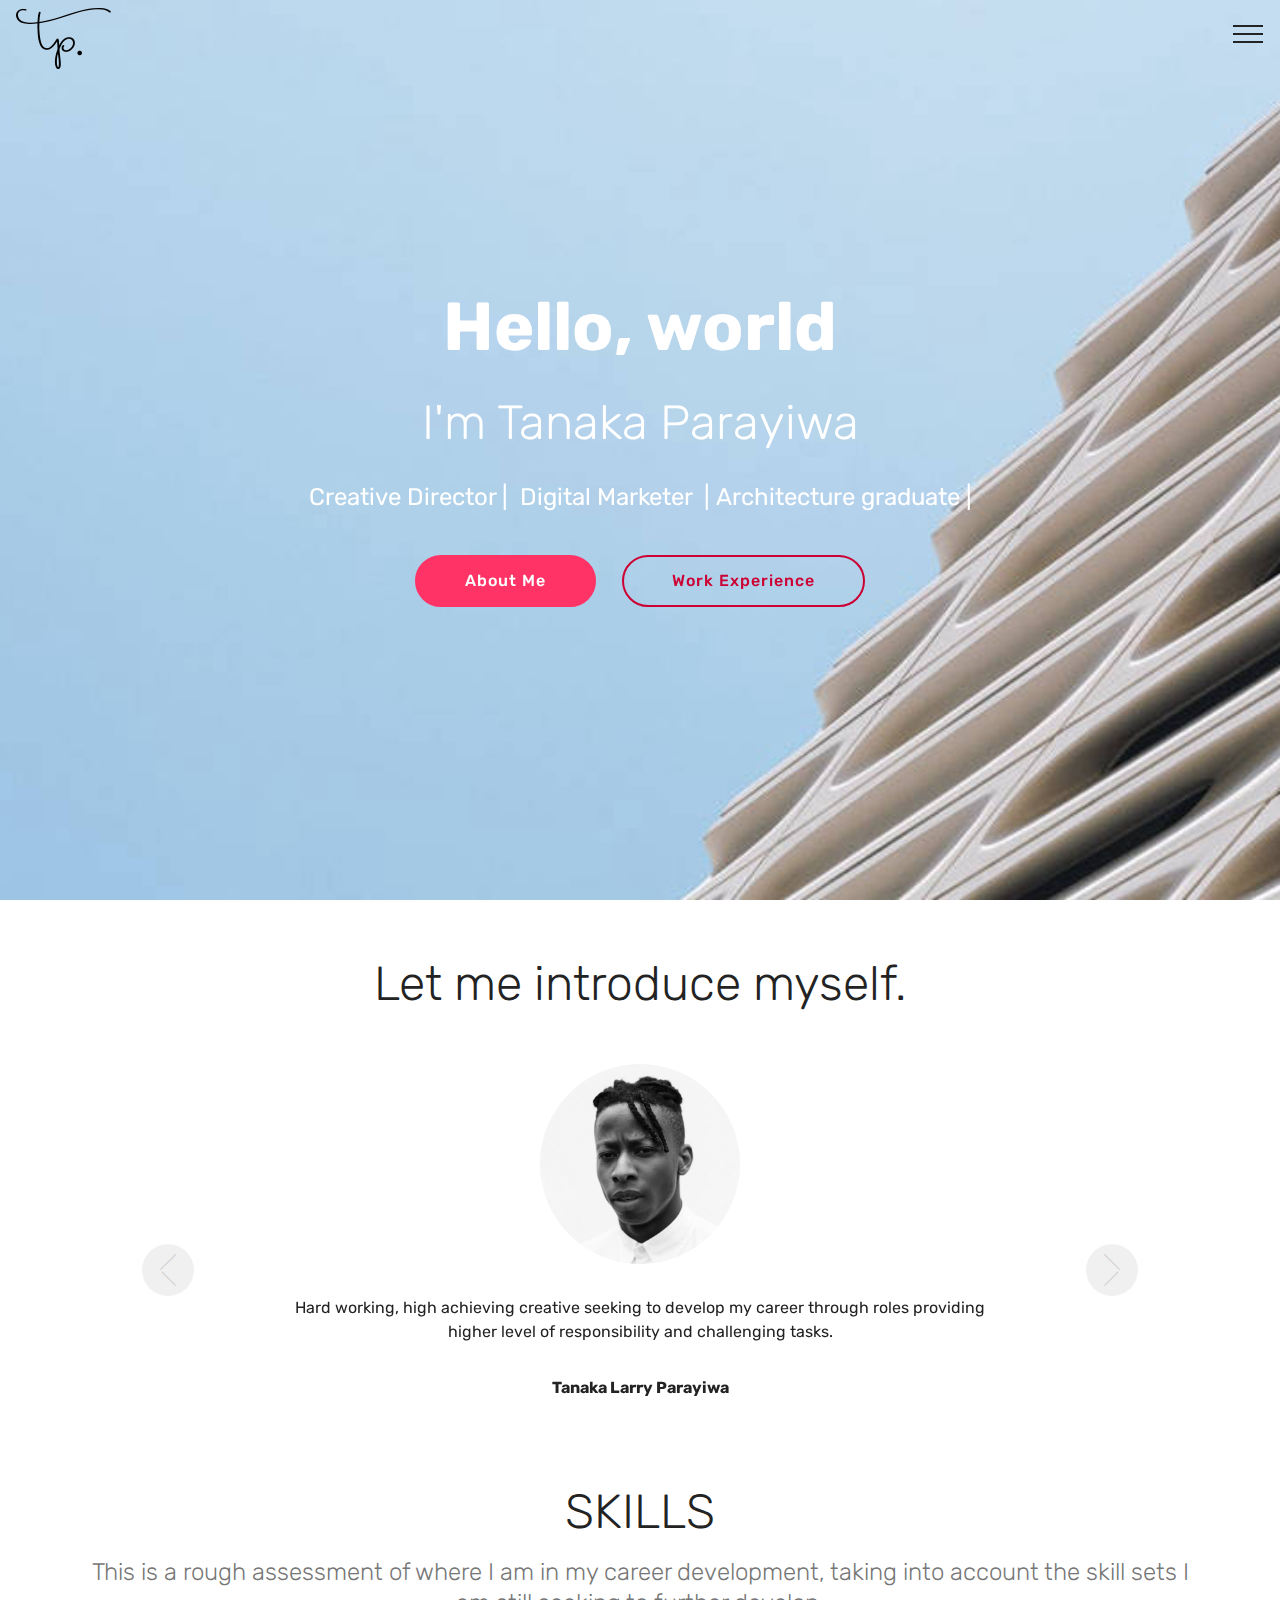
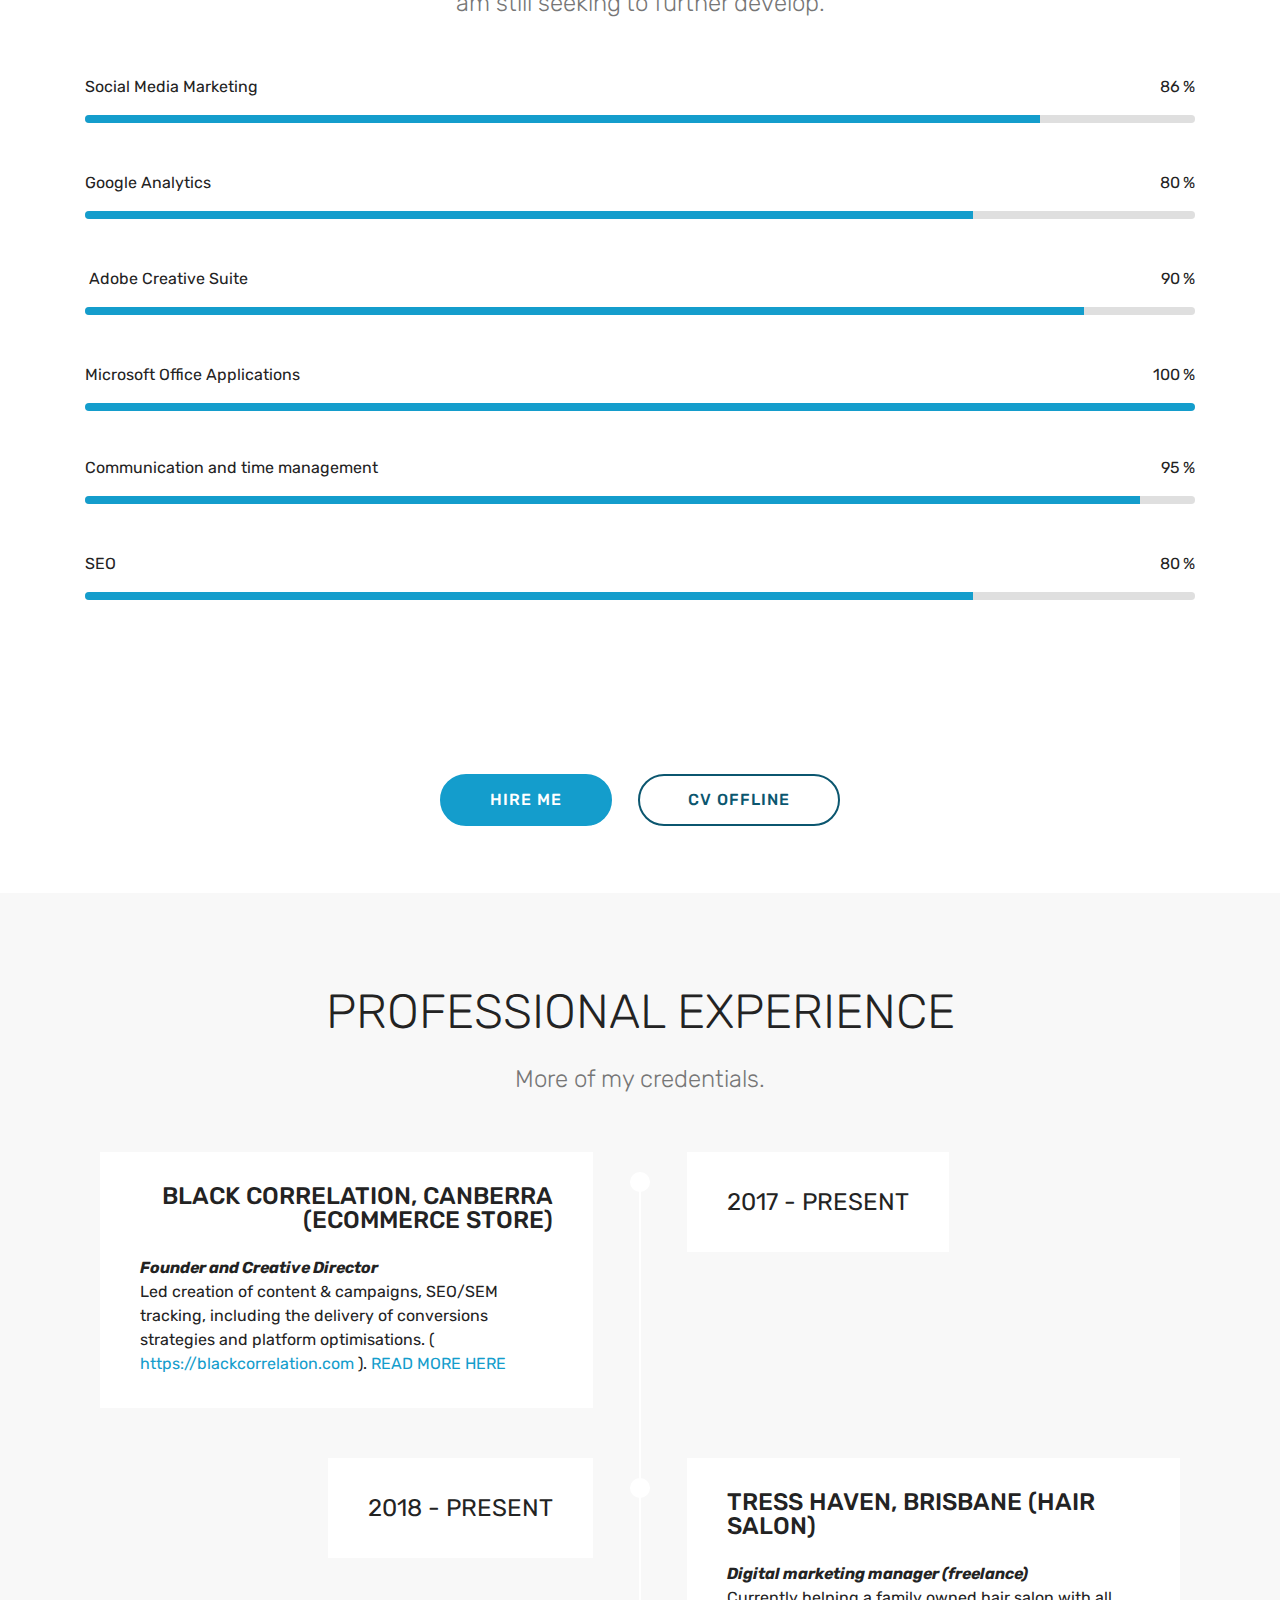
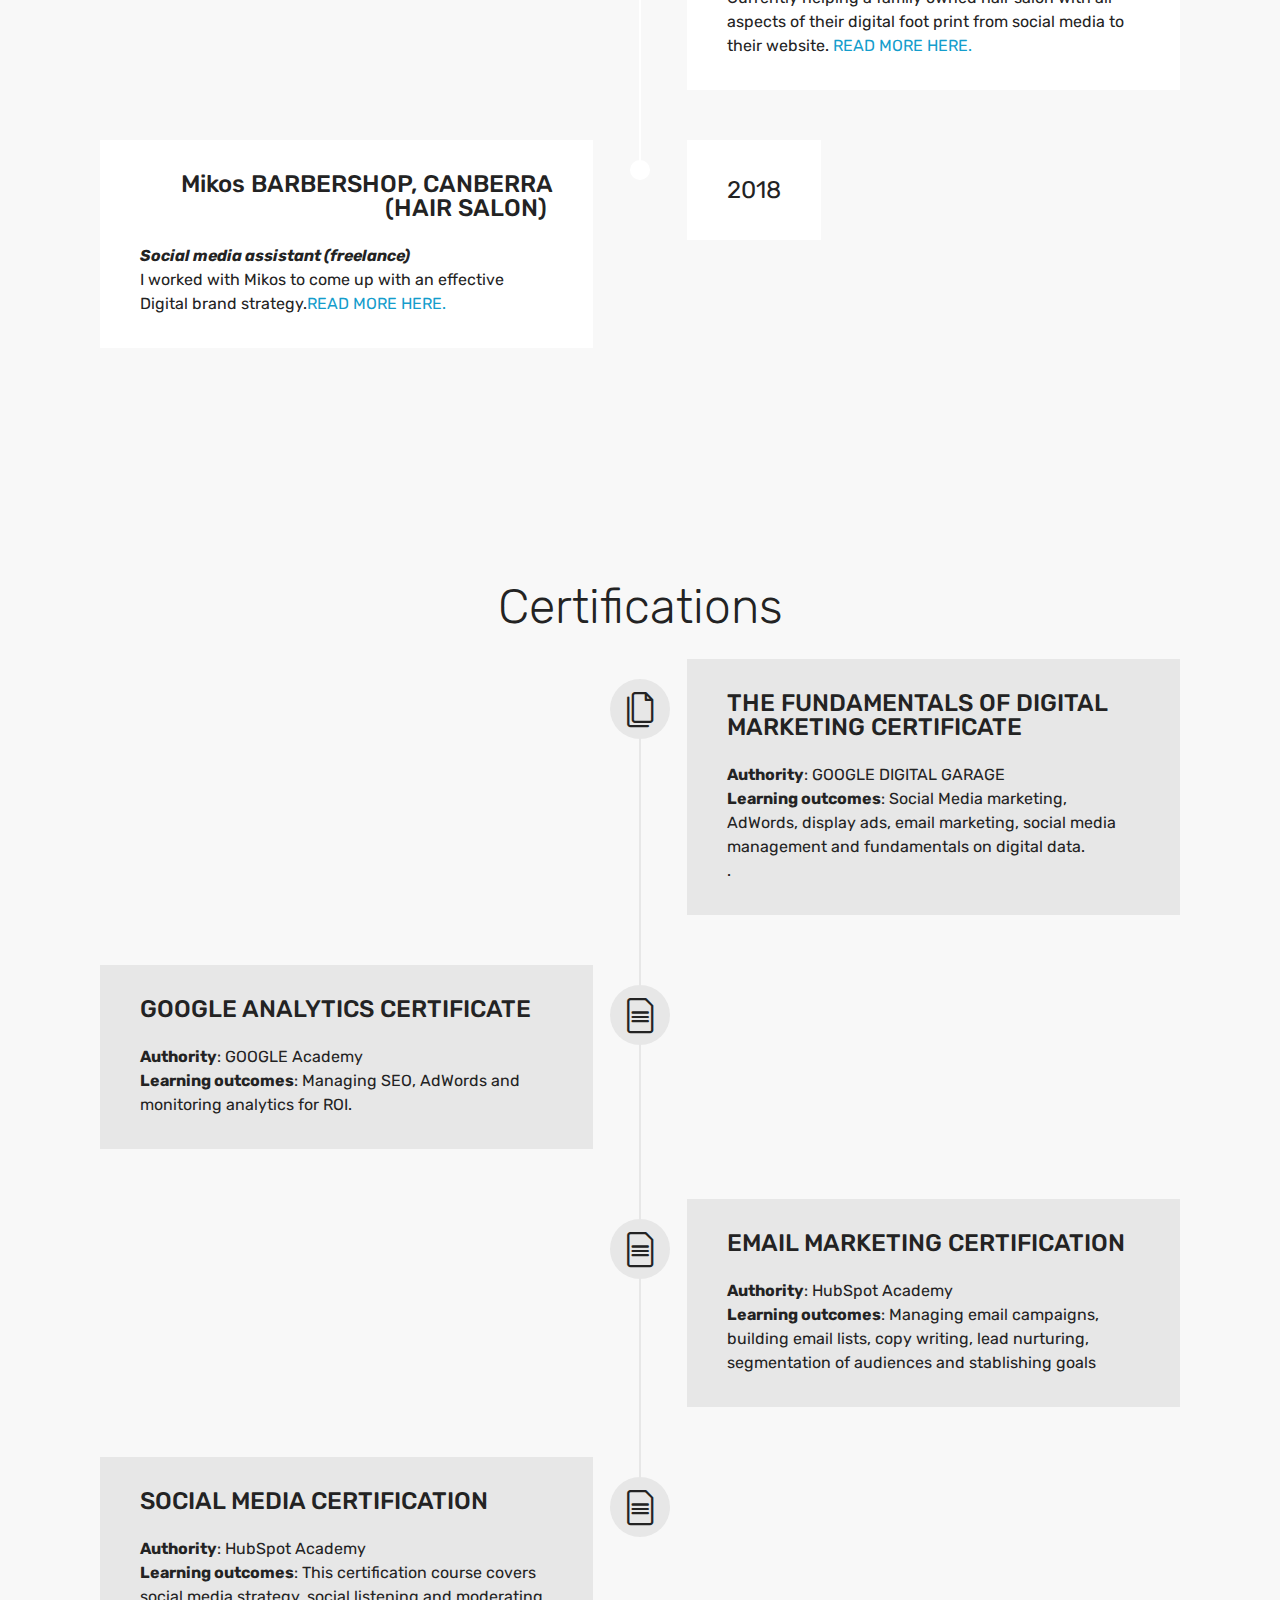
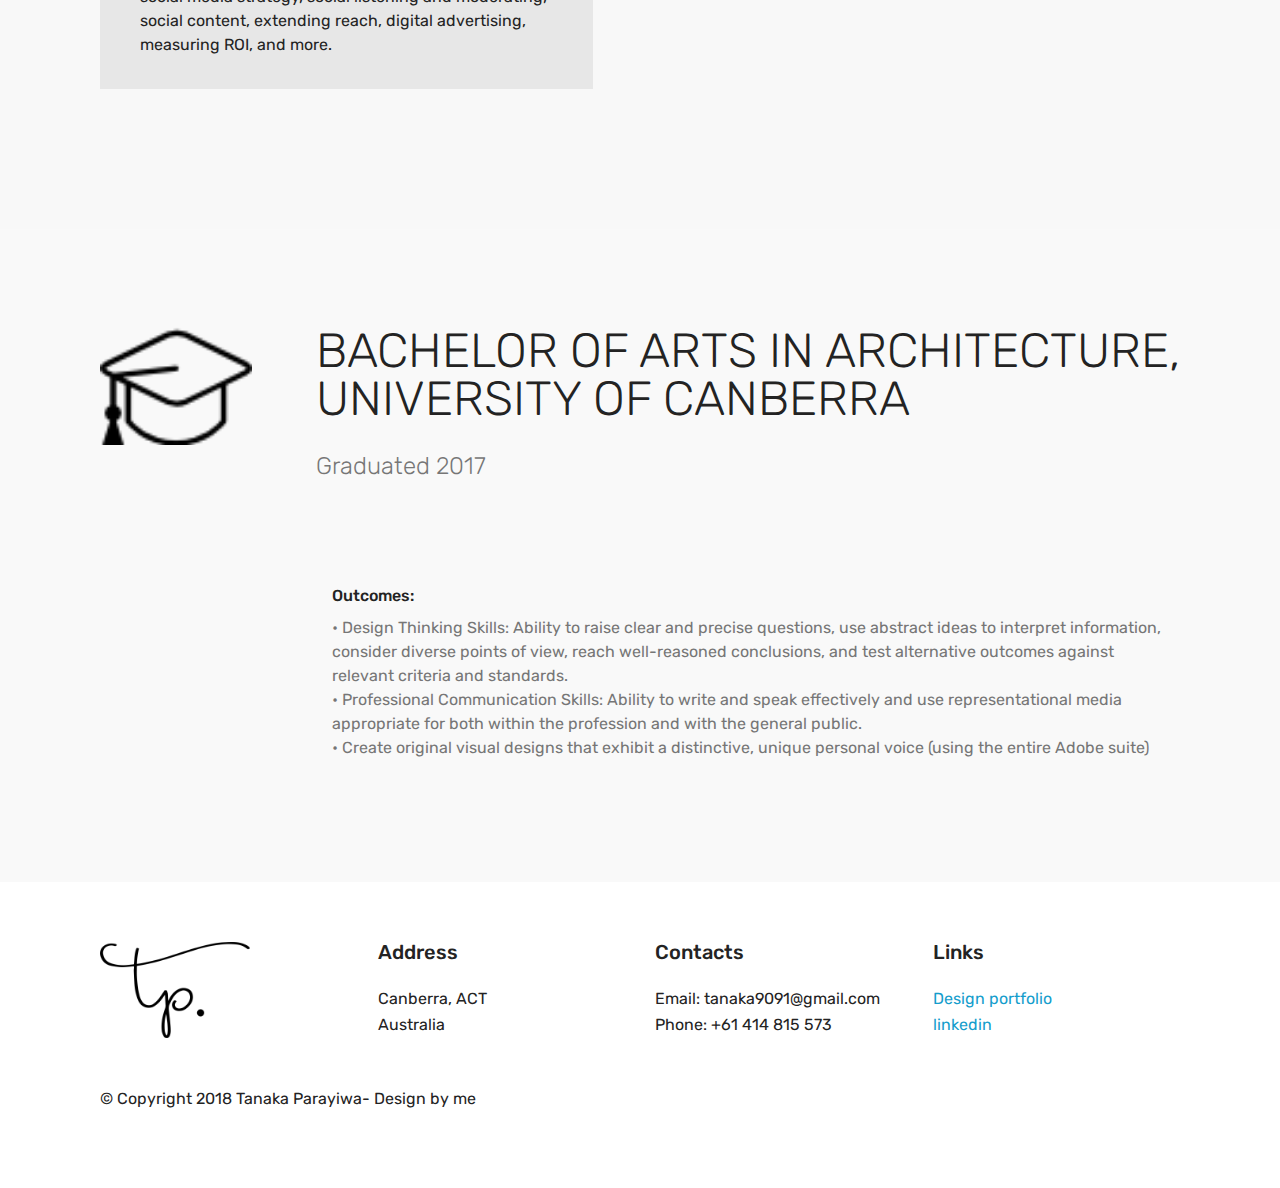
<file: index.html>
<!DOCTYPE html>
<html >
<head>
  <!-- Site made with Mobirise Website Builder v4.7.6, https://mobirise.com -->
  <meta charset="UTF-8">
  <meta http-equiv="X-UA-Compatible" content="IE=edge">
  <meta name="generator" content="Mobirise v4.7.6, mobirise.com">
  <meta name="viewport" content="width=device-width, initial-scale=1, minimum-scale=1">
  <link rel="shortcut icon" href="assets/images/personal-branding-190x122.png" type="image/x-icon">
  <meta name="description" content="">
  <title>Home</title>
  <link rel="stylesheet" href="assets/web/assets/mobirise-icons-bold/mobirise-icons-bold.css">
  <link rel="stylesheet" href="assets/web/assets/mobirise-icons/mobirise-icons.css">
  <link rel="stylesheet" href="assets/tether/tether.min.css">
  <link rel="stylesheet" href="assets/bootstrap/css/bootstrap.min.css">
  <link rel="stylesheet" href="assets/bootstrap/css/bootstrap-grid.min.css">
  <link rel="stylesheet" href="assets/bootstrap/css/bootstrap-reboot.min.css">
  <link rel="stylesheet" href="assets/dropdown/css/style.css">
  <link rel="stylesheet" href="assets/socicon/css/styles.css">
  <link rel="stylesheet" href="assets/theme/css/style.css">
  <link rel="stylesheet" href="assets/mobirise/css/mbr-additional.css" type="text/css">
  
  
  
</head>
<body>
  <section class="menu cid-r5sWJF0Jl4" once="menu" id="menu1-6">

    

    <nav class="navbar navbar-expand beta-menu navbar-dropdown align-items-center navbar-fixed-top collapsed bg-color transparent">
        <button class="navbar-toggler navbar-toggler-right" type="button" data-toggle="collapse" data-target="#navbarSupportedContent" aria-controls="navbarSupportedContent" aria-expanded="false" aria-label="Toggle navigation">
            <div class="hamburger">
                <span></span>
                <span></span>
                <span></span>
                <span></span>
            </div>
        </button>
        <div class="menu-logo">
            <div class="navbar-brand">
                <span class="navbar-logo">
                    <a href="https://mobirise.com">
                         <img src="assets/images/personal-branding-190x122.png" alt="Mobirise" title="" style="height: 3.8rem;">
                    </a>
                </span>
                
            </div>
        </div>
        <div class="collapse navbar-collapse" id="navbarSupportedContent">
            <ul class="navbar-nav nav-dropdown nav-right" data-app-modern-menu="true"><li class="nav-item">
                    <a class="nav-link link text-black display-4" href="index.html#header2-5">Home
                        </a>
                </li>
                <li class="nav-item">
                    <a class="nav-link link text-black display-4" href="index.html#testimonials-slider1-4">
                        
                        About me</a>
                </li><li class="nav-item dropdown open"><a class="nav-link link text-black dropdown-toggle display-4" href="index.html#timeline2-c" data-toggle="dropdown-submenu" aria-expanded="true">
                        
                        Professional Experience</a><div class="dropdown-menu"><a class="text-black dropdown-item display-4" href="BLACKCORRELATION.html">Black Correlation</a><a class="text-black dropdown-item display-4" href="page2.html">Tress Haven</a><a class="text-black dropdown-item display-4" href="page3.html">Mikos Barbershop</a></div></li></ul>
            
        </div>
    </nav>
</section>

<section class="engine"><a href="https://mobirise.me/i">free website creation software</a></section><section class="cid-r5sW1YvbgP mbr-fullscreen mbr-parallax-background" id="header2-5">

    

    

    <div class="container align-center">
        <div class="row justify-content-md-center">
            <div class="mbr-white col-md-10">
                <h1 class="mbr-section-title mbr-bold pb-3 mbr-fonts-style display-1">Hello, world</h1>
                <h3 class="mbr-section-subtitle align-center mbr-light pb-3 mbr-fonts-style display-2">I'm Tanaka Parayiwa</h3>
                <p class="mbr-text pb-3 mbr-fonts-style display-5">Creative Director | &nbsp;Digital Marketer &nbsp;|&nbsp;Architecture graduate |</p>
                <div class="mbr-section-btn"><a class="btn btn-md btn-secondary display-4" href="index.html#testimonials-slider1-4">About Me</a> <a class="btn btn-md btn-secondary-outline display-4" href="index.html#timeline1-b">Work Experience</a></div>
            </div>
        </div>
    </div>
    
</section>

<section class="carousel slide testimonials-slider cid-r5sVkQKrPK" id="testimonials-slider1-4">
    
    

    

    <div class="container text-center">
        <h2 class="pb-5 mbr-fonts-style display-2">Let me introduce myself.
</h2>

        <div class="carousel slide" data-ride="carousel" role="listbox">
            <div class="carousel-inner">
                
                
            <div class="carousel-item">
                    <div class="user col-md-8">
                        <div class="user_image">
                            <img src="assets/images/145-400x500.jpg" alt="" title="">
                        </div>
                        <div class="user_text pb-3">
                            <p class="mbr-fonts-style display-7">
                                Hard working, high achieving creative seeking to develop my career through roles providing higher level of responsibility and challenging tasks.
                            </p>
                        </div>
                        <div class="user_name mbr-bold pb-2 mbr-fonts-style display-7">
                            Tanaka Larry Parayiwa</div>
                        
                    </div>
                </div></div>

            <div class="carousel-controls">
                <a class="carousel-control-prev" role="button" data-slide="prev">
                  <span aria-hidden="true" class="mbri-arrow-prev mbr-iconfont"></span>
                  <span class="sr-only">Previous</span>
                </a>
                
                <a class="carousel-control-next" role="button" data-slide="next">
                  <span aria-hidden="true" class="mbri-arrow-next mbr-iconfont"></span>
                  <span class="sr-only">Next</span>
                </a>
            </div>
        </div>
    </div>
</section>

<section class="progress-bars1 cid-r5sYXF3fjI" id="progress-bars1-7">
    
      

    

    <div class="container">
        <h2 class="mbr-section-title pb-2 align-center mbr-fonts-style display-2">
            SKILLS</h2>

        <h3 class="mbr-section-subtitle pb-5 mbr-fonts-style display-5">This is a rough assessment of where I am in my career development, taking into account the skill sets I am still seeking to further develop.</h3>

        <div class="progress_elements">
            <div class="progress1 pb-5">
                <div class="title-wrap">
                    <div class="progressbar-title mbr-fonts-style display-7">
                        <p>
                            Social Media Marketing
                        </p>
                    </div>
                    <div class="progress_value mbr-fonts-style display-7">
                        <div class="progressbar-number"></div>
                        <span>%</span>
                    </div>
                </div>
                <progress class="progress progress-primary" max="100" value="86">
                </progress>
            </div>
            
            <div class="progress2 pb-5">
                <div class="title-wrap">
                    <div class="progressbar-title mbr-fonts-style display-7">
                        <p>
                           Google Analytics </p>
                    </div>
                <div class="progress_value mbr-fonts-style display-7">
                    <div class="progressbar-number"></div>
                    <span>%</span>
                </div>
                </div>
                <progress class="progress progress-primary" max="100" value="80">
                </progress>
            </div>
            
            <div class="progress3 pb-5">
                <div class="title-wrap">
                    <div class="progressbar-title mbr-fonts-style display-7">
                        <p>&nbsp;Adobe Creative Suite 
                        </p>
                    </div>
                    <div class="progress_value mbr-fonts-style display-7">
                        <div class="progressbar-number"></div>
                        <span>%</span>
                    </div>
                </div>
                <progress class="progress progress-primary" max="100" value="90">
                </progress>
            </div>
            
            <div class="progress4">
                <div class="title-wrap">
                    <div class="progressbar-title mbr-fonts-style display-7">
                        <p>
                            Microsoft Office Applications 
                        </p>
                    </div>
                <div class="progress_value mbr-fonts-style display-7">
                    <div class="progressbar-number"></div>
                    <span>%</span>
                </div>
                </div>
                <progress class="progress progress-primary" max="100" value="100">
                </progress>
            </div>
        </div>
    </div>
</section>

<section class="progress-bars1 cid-r5t10Ppatb" id="progress-bars1-9">
    
      

    

    <div class="container">
        

        

        <div class="progress_elements">
            <div class="progress1 pb-5">
                <div class="title-wrap">
                    <div class="progressbar-title mbr-fonts-style display-7">
                        <p>Communication and time management </p>
                    </div>
                    <div class="progress_value mbr-fonts-style display-7">
                        <div class="progressbar-number"></div>
                        <span>%</span>
                    </div>
                </div>
                <progress class="progress progress-primary" max="100" value="95">
                </progress>
            </div>
            
            <div class="progress2 pb-5">
                <div class="title-wrap">
                    <div class="progressbar-title mbr-fonts-style display-7">
                        <p>
                           SEO </p>
                    </div>
                <div class="progress_value mbr-fonts-style display-7">
                    <div class="progressbar-number"></div>
                    <span>%</span>
                </div>
                </div>
                <progress class="progress progress-primary" max="100" value="80">
                </progress>
            </div>
            
            
            
            
        </div>
    </div>
</section>

<section class="mbr-section content8 cid-r5t0i9jtcC" id="content8-8">

    

    <div class="container">
        <div class="media-container-row title">
            <div class="col-12 col-md-8">
                <div class="mbr-section-btn align-center"><a class="btn btn-primary display-4" href="mailto:TANAKA9091@GMAIL.COM">HIRE ME</a> <a class="btn btn-primary-outline display-4" href="assets/files/CV%20Tanaka%20Parayiwa_Marketing%20and%20Social%20Media%20Strategist.docx">CV OFFLINE</a></div>
            </div>
        </div>
    </div>
</section>

<section class="timeline1 cid-r5t2iTGJ4L" id="timeline1-b">

    

    

    <div class="container align-center">
        <h2 class="mbr-section-title pb-3 mbr-fonts-style display-2">PROFESSIONAL EXPERIENCE</h2>
        <h3 class="mbr-section-subtitle pb-5 mbr-fonts-style display-5">More of my credentials.
</h3>

        <div class="container timelines-container" mbri-timelines="">
            <div class="row timeline-element reverse separline">      
                 <div class="timeline-date-panel col-xs-12 col-md-6  align-left">         
                    <div class="time-line-date-content">
                        <p class="mbr-timeline-date mbr-fonts-style display-5">
                            2017 - PRESENT</p>
                    </div>
                </div>
           <span class="iconBackground"></span>
            <div class="col-xs-12 col-md-6 align-right">
                <div class="timeline-text-content">
                    <h4 class="mbr-timeline-title pb-3 mbr-fonts-style display-5">BLACK CORRELATION, CANBERRA (ECOMMERCE STORE)</h4>
                    <p class="mbr-timeline-text mbr-fonts-style display-7"><em><strong>
                        Founder and Creative Director</strong></em>&nbsp;<br>Led creation of content &amp; campaigns, SEO/SEM tracking, including the delivery of conversions strategies and platform optimisations. ( <a href="https://blackcorrelation.com">https://blackcorrelation.com</a>  ). <a href="BLACKCORRELATION.html">READ MORE HERE</a></p>
                 </div>
            </div>
            </div>

            <div class="row timeline-element  separline">
                <div class="timeline-date-panel col-xs-12 col-md-6 align-right">
                    <div class="time-line-date-content">
                        <p class="mbr-timeline-date mbr-fonts-style display-5">
                            2018 - PRESENT</p>
                    </div>
                </div>
                <span class="iconBackground"></span>
                <div class="col-xs-12 col-md-6 align-left ">
                    <div class="timeline-text-content">
                        <h4 class="mbr-timeline-title pb-3 mbr-fonts-style display-5">TRESS HAVEN, BRISBANE (HAIR SALON) &nbsp;</h4>
                        <p class="mbr-timeline-text mbr-fonts-style display-7"><strong><em>Digital marketing manager (freelance)
<br></em></strong>Currently helping a family owned hair salon with all aspects of their digital foot print from social media to their website.&nbsp;<a href="page2.html">READ MORE HERE.&nbsp;</a><br></p>
                    </div>
                </div>
            </div> 


            <div class="row timeline-element reverse">
                <div class="timeline-date-panel col-xs-12 col-md-6  align-left">
                    <div class="time-line-date-content">
                        <p class="mbr-timeline-date mbr-fonts-style display-5">
                            2018</p>
                    </div>
                </div>
                <span class="iconBackground"></span>
                <div class="col-xs-12 col-md-6 align-right">
                    <div class="timeline-text-content">
                        <h4 class="mbr-timeline-title pb-3 mbr-fonts-style display-5">Mikos BARBERSHOP, CANBERRA (HAIR SALON)&nbsp;</h4>      
                        <p class="mbr-timeline-text mbr-fonts-style display-7"><strong><em>Social media assistant (freelance)&nbsp;</em></strong><br>I worked with Mikos to come up with an effective Digital brand strategy.<a href="page3.html">READ MORE HERE.</a></p>
                    </div>
                </div>
            </div>

            


            


            

            

            

            

            

            

            
        </div>
    </div>
</section>

<section class="timeline2 cid-r5t4bX2vi6" id="timeline2-c">

    

    

    <div class="container align-center">
        <h2 class="mbr-section-title pb-3 mbr-fonts-style display-2">
            Certifications
        </h2>
        

        <div class="container timelines-container" mbri-timelines="">
            <div class="row timeline-element reverse separline">      
                <span class="iconsBackground">
                    <span class="mbr-iconfont mbrib-pages"></span>
                </span>          
                <div class="col-xs-12 col-md-6 align-left">
                    <div class="timeline-text-content">
                        <h4 class="mbr-timeline-title pb-3 mbr-fonts-style display-5">THE FUNDAMENTALS OF DIGITAL MARKETING CERTIFICATE&nbsp;</h4>
                        <p class="mbr-timeline-text mbr-fonts-style display-7"><strong>Authority</strong>: GOOGLE DIGITAL GARAGE
<br><strong>Learning outcomes</strong>: Social Media marketing, AdWords, display ads, email marketing, social media management and fundamentals on digital data.
<br>.
                        </p>
                     </div>
                </div>
            </div>

            <div class="row timeline-element  separline">
                <span class="iconsBackground">
                    <span class="mbr-iconfont mbrib-file"></span>
                </span>
                <div class="col-xs-12 col-md-6 align-left ">
                    <div class="timeline-text-content">
                        <h4 class="mbr-timeline-title pb-3 mbr-fonts-style display-5">GOOGLE ANALYTICS CERTIFICATE</h4>
                        <p class="mbr-timeline-text mbr-fonts-style display-7"><strong>Authority</strong>: GOOGLE Academy  
<br><strong>Learning outcomes</strong>: Managing SEO, AdWords and monitoring analytics for ROI. &nbsp;<br></p>
                    </div>
                </div>
            </div> 

            <div class="row timeline-element reverse separline">
                <span class="iconsBackground">
                    <span class="mbr-iconfont mbrib-file"></span>
                </span>
                <div class="col-xs-12 col-md-6 align-left">
                    <div class="timeline-text-content">
                        <h4 class="mbr-timeline-title pb-3 mbr-fonts-style display-5">EMAIL MARKETING CERTIFICATION</h4>      
                        <p class="mbr-timeline-text mbr-fonts-style display-7"><strong>Authority</strong>: HubSpot Academy 
<br><strong>Learning outcomes</strong>: Managing email campaigns, building email lists, copy writing, lead nurturing, segmentation of audiences and stablishing goals&nbsp;<br></p>
                    </div>
                </div>
            </div>

            <div class="row timeline-element ">
                <span class="iconsBackground">
                    <span class="mbr-iconfont mbrib-file"></span>
                </span>
                <div class="col-xs-12 col-md-6 align-left ">
                    <div class="timeline-text-content">
                        <h4 class="mbr-timeline-title pb-3 mbr-fonts-style display-5">SOCIAL MEDIA CERTIFICATION</h4>
                        <p class="mbr-timeline-text mbr-fonts-style display-7"><strong>Authority</strong>: HubSpot Academy
<br><strong>Learning outcomes</strong>: This certification course covers social media strategy, social listening and moderating, social content, extending reach, digital advertising, measuring ROI, and more.&nbsp;<br></p>
                    </div>
                </div>
            </div>

            

            

            

            

            

            

            

            
        </div>
    </div>
</section>

<section class="features11 cid-r5t8s5anzE" id="features11-f">

    

    

    <div class="container">   
        <div class="col-md-12">
            <div class="media-container-row">
                <div class="mbr-figure" style="width: 20%;">
                    <img src="assets/images/graduation-cap-2-64x64.png" alt="Mobirise" title="">
                </div>
                <div class=" align-left aside-content">
                    <h2 class="mbr-title pt-2 mbr-fonts-style display-2">BACHELOR OF ARTS IN ARCHITECTURE, UNIVERSITY OF CANBERRA</h2>
                    <div class="mbr-section-text">
                        <p class="mbr-text mb-5 pt-3 mbr-light mbr-fonts-style display-5">Graduated 2017<br>
<br></p>
                    </div>

                    <div class="block-content">
                        <div class="card p-3 pr-3">
                            <div class="media">
                                     
                                <div class="media-body">
                                    <h4 class="card-title mbr-fonts-style display-7">Outcomes:&nbsp;</h4>
                                </div>
                            </div>                

                            <div class="card-box">
                                <p class="block-text mbr-fonts-style display-7">•	Design Thinking Skills: Ability to raise clear and precise questions, use abstract ideas to interpret information, consider diverse points of view, reach well-reasoned conclusions, and test alternative outcomes against relevant criteria and standards.
<br>•	Professional Communication Skills: Ability to write and speak effectively and use representational media appropriate for both within the profession and with the general public.
<br>•	Create original visual designs that exhibit a distinctive, unique personal voice (using the entire Adobe suite)<br></p>
                            </div>
                        </div>

                        
                    </div>
                </div>
            </div>
        </div> 
    </div>          
</section>

<section class="cid-r5t9Gz3YN3" id="footer1-h">

    

    

    <div class="container">
        <div class="media-container-row content text-white">
            <div class="col-12 col-md-3">
                <div class="media-wrap">
                    <a href="https://mobirise.com/">
                        <img src="assets/images/personal-branding-190x122.png" alt="Mobirise" title="">
                    </a>
                </div>
            </div>
            <div class="col-12 col-md-3 mbr-fonts-style display-7">
                <h5 class="pb-3">
                    Address
                </h5>
                <p class="mbr-text">Canberra, ACT<br>Australia&nbsp;</p>
            </div>
            <div class="col-12 col-md-3 mbr-fonts-style display-7">
                <h5 class="pb-3">
                    Contacts
                </h5>
                <p class="mbr-text">
                    Email: tanaka9091@gmail.com &nbsp; &nbsp;&nbsp;<br>Phone: +61 414 815 573 &nbsp; &nbsp; &nbsp; &nbsp; &nbsp; &nbsp; &nbsp; &nbsp;&nbsp;</p>
            </div>
            <div class="col-12 col-md-3 mbr-fonts-style display-7">
                <h5 class="pb-3">
                    Links
                </h5>
                <p class="mbr-text">
                    <a class="text-primary" href="https://issuu.com/tanakaparayiwa/docs/portfolio">Design portfolio &nbsp;</a><br><a href="https://www.linkedin.com/in/tanaka-parayiwa-a93047149/">linkedin</a><br></p>
            </div>
        </div>
        <div class="footer-lower">
            <div class="media-container-row">
                <div class="col-sm-12">
                    <hr>
                </div>
            </div>
            <div class="media-container-row mbr-white">
                <div class="col-sm-6 copyright">
                    <p class="mbr-text mbr-fonts-style display-7">
                        © Copyright 2018 Tanaka Parayiwa- Design by me</p>
                </div>
                <div class="col-md-6">
                    <div class="social-list align-right">
                        <div class="soc-item">
                            <a href="https://twitter.com/mobirise" target="_blank">
                                <span class="socicon-twitter socicon mbr-iconfont mbr-iconfont-social"></span>
                            </a>
                        </div>
                        <div class="soc-item">
                            <a href="https://www.facebook.com/pages/Mobirise/1616226671953247" target="_blank">
                                <span class="socicon-facebook socicon mbr-iconfont mbr-iconfont-social"></span>
                            </a>
                        </div>
                        <div class="soc-item">
                            <a href="https://www.youtube.com/c/mobirise" target="_blank">
                                <span class="socicon-youtube socicon mbr-iconfont mbr-iconfont-social"></span>
                            </a>
                        </div>
                        <div class="soc-item">
                            <a href="https://instagram.com/mobirise" target="_blank">
                                <span class="socicon-instagram socicon mbr-iconfont mbr-iconfont-social"></span>
                            </a>
                        </div>
                        <div class="soc-item">
                            <a href="https://plus.google.com/u/0/+Mobirise" target="_blank">
                                <span class="socicon-googleplus socicon mbr-iconfont mbr-iconfont-social"></span>
                            </a>
                        </div>
                        <div class="soc-item">
                            <a href="https://www.behance.net/Mobirise" target="_blank">
                                <span class="socicon-behance socicon mbr-iconfont mbr-iconfont-social"></span>
                            </a>
                        </div>
                    </div>
                </div>
            </div>
        </div>
    </div>
</section>


  <script src="assets/web/assets/jquery/jquery.min.js"></script>
  <script src="assets/popper/popper.min.js"></script>
  <script src="assets/tether/tether.min.js"></script>
  <script src="assets/bootstrap/js/bootstrap.min.js"></script>
  <script src="assets/dropdown/js/script.min.js"></script>
  <script src="assets/parallax/jarallax.min.js"></script>
  <script src="assets/bootstrapcarouselswipe/bootstrap-carousel-swipe.js"></script>
  <script src="assets/mbr-testimonials-slider/mbr-testimonials-slider.js"></script>
  <script src="assets/smoothscroll/smooth-scroll.js"></script>
  <script src="assets/touchswipe/jquery.touch-swipe.min.js"></script>
  <script src="assets/theme/js/script.js"></script>
  
  
</body>
</html>
</file>
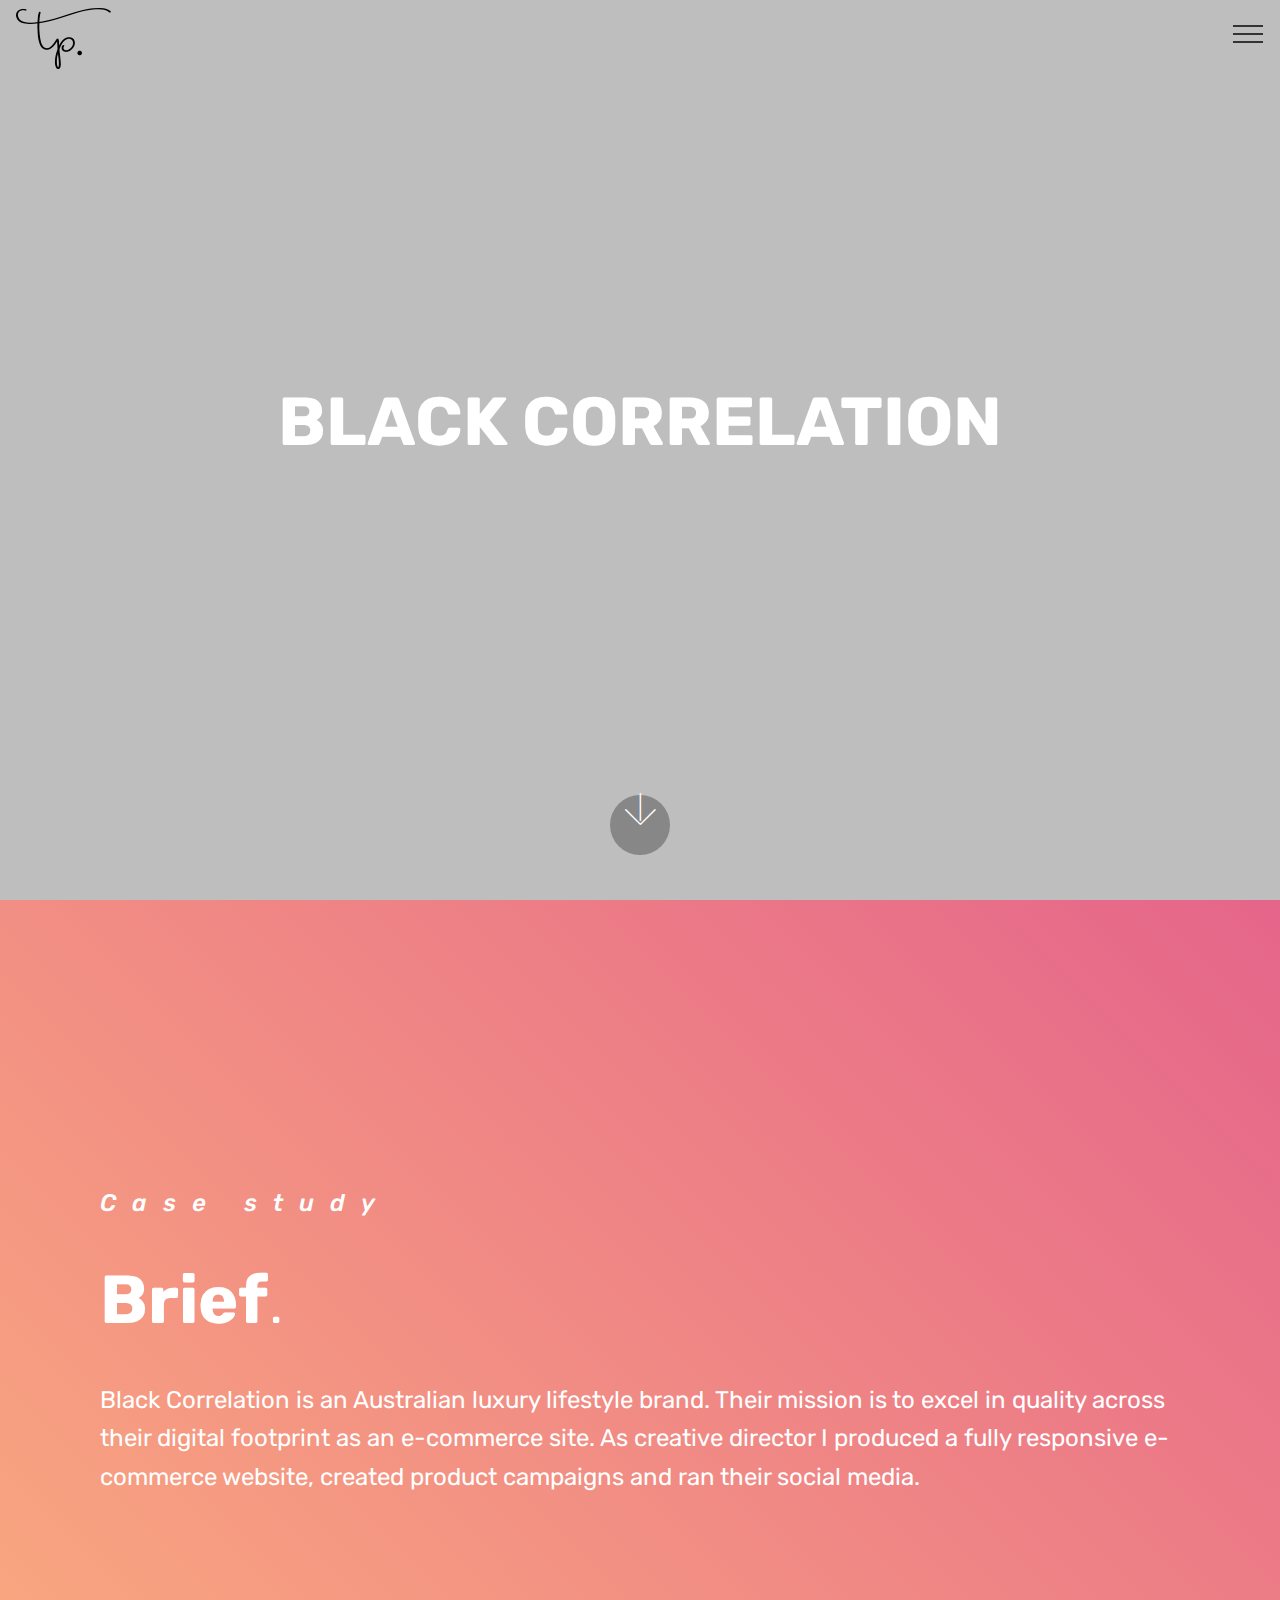
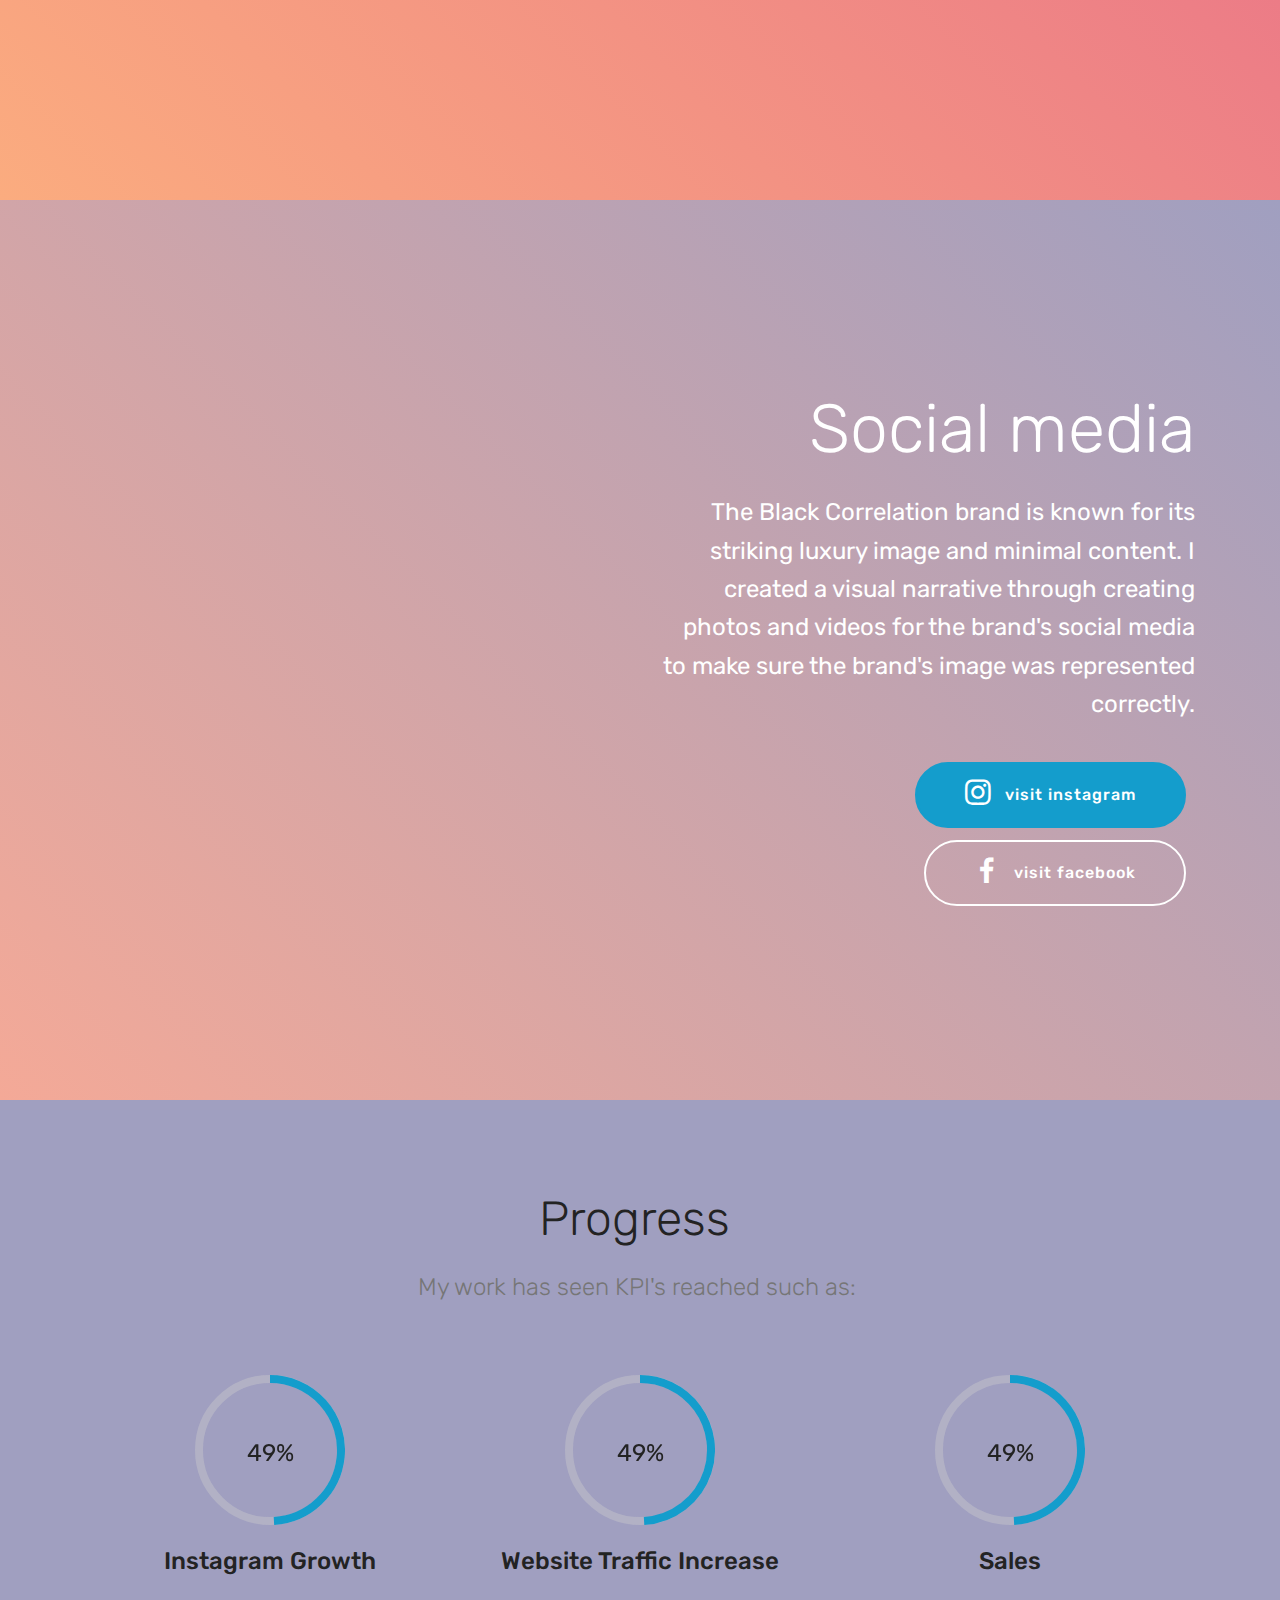
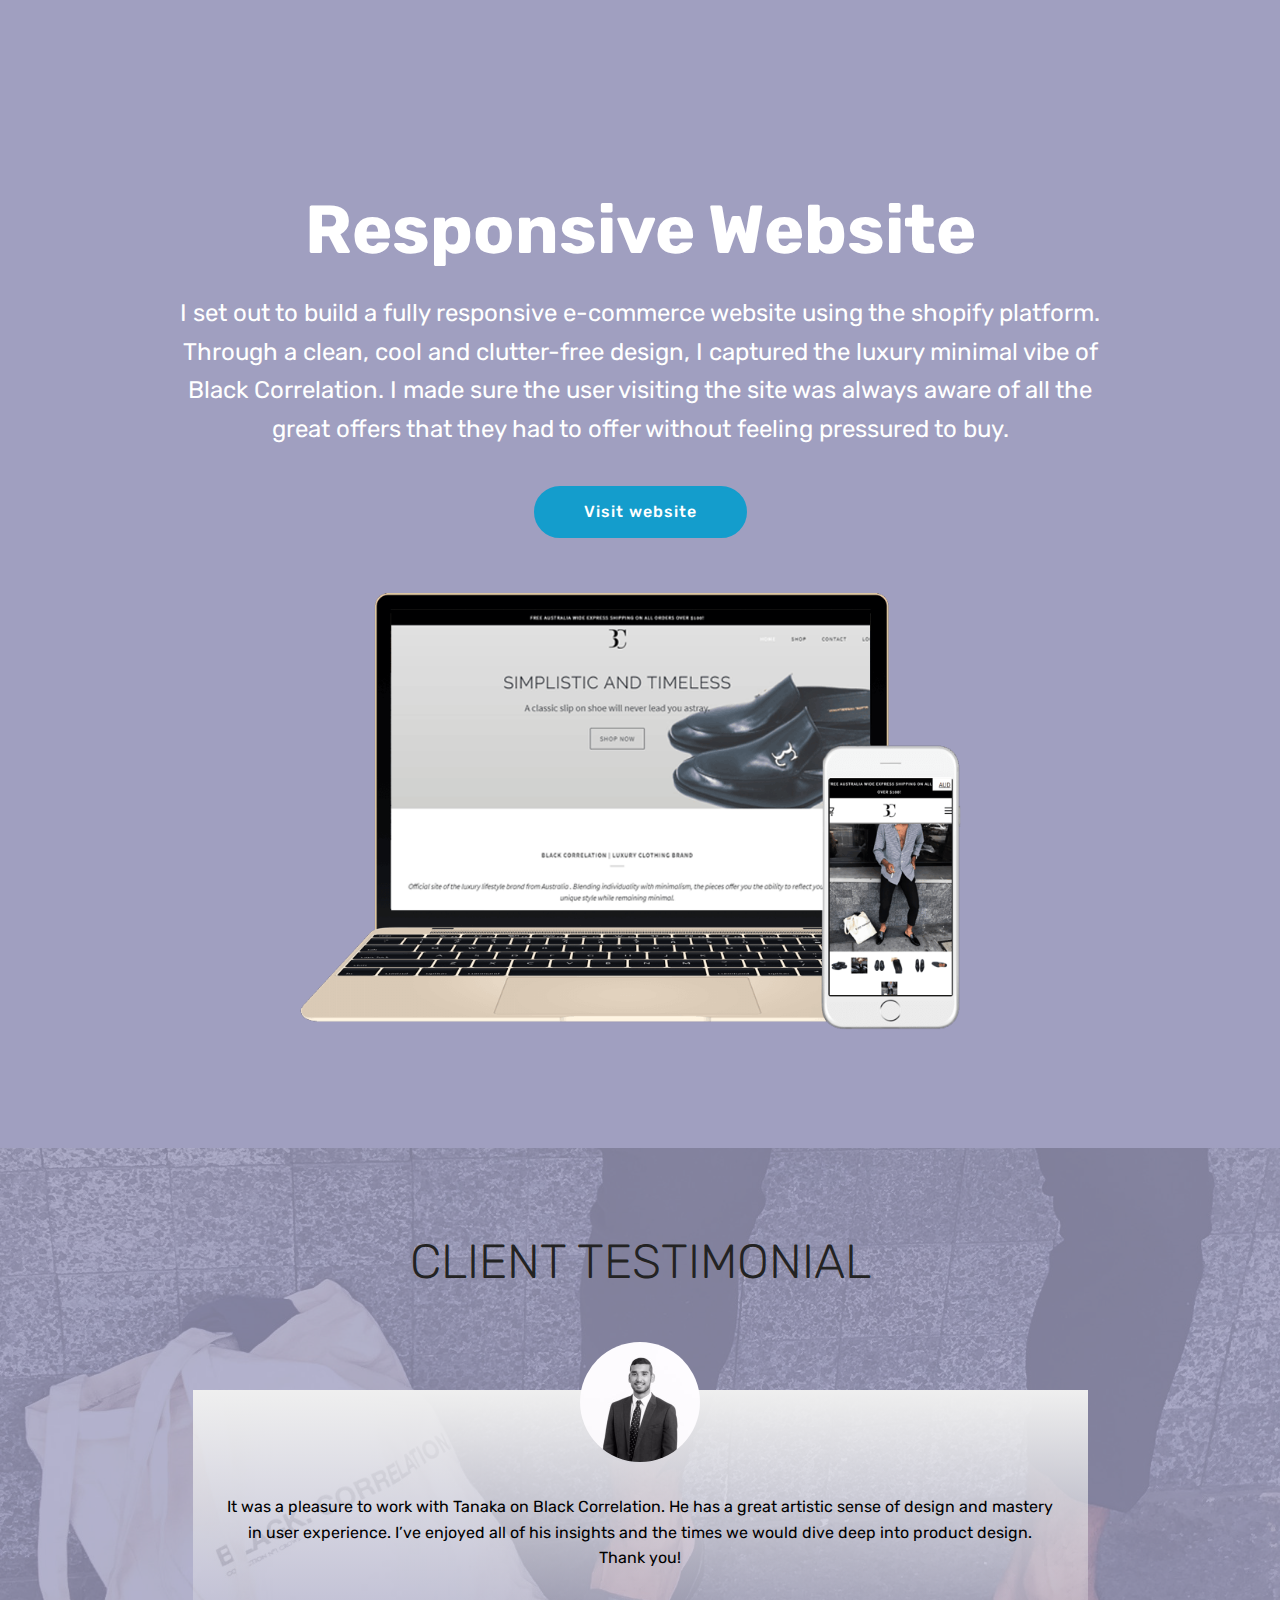
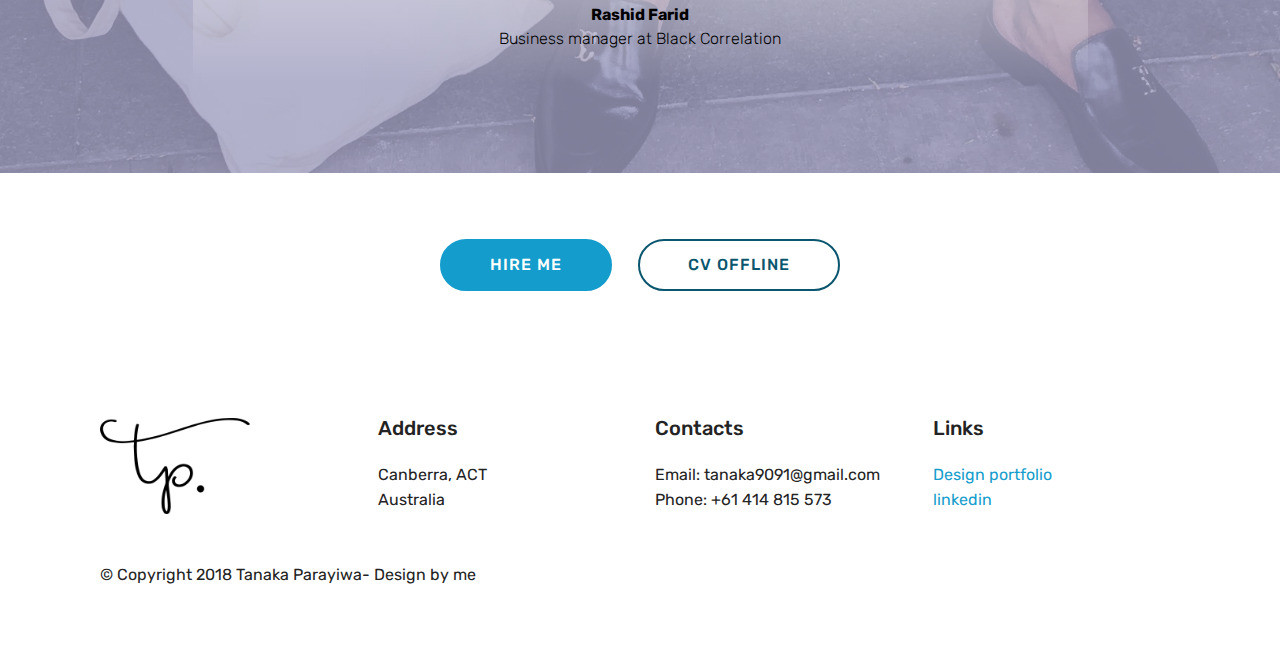
<file: BLACKCORRELATION.html>
<!DOCTYPE html>
<html >
<head>
  <!-- Site made with Mobirise Website Builder v4.7.6, https://mobirise.com -->
  <meta charset="UTF-8">
  <meta http-equiv="X-UA-Compatible" content="IE=edge">
  <meta name="generator" content="Mobirise v4.7.6, mobirise.com">
  <meta name="viewport" content="width=device-width, initial-scale=1, minimum-scale=1">
  <link rel="shortcut icon" href="assets/images/personal-branding-190x122.png" type="image/x-icon">
  <meta name="description" content="Web Site Builder Description">
  <title>BLACK CORRELATION</title>
  <link rel="stylesheet" href="assets/web/assets/mobirise-icons/mobirise-icons.css">
  <link rel="stylesheet" href="assets/tether/tether.min.css">
  <link rel="stylesheet" href="assets/bootstrap/css/bootstrap.min.css">
  <link rel="stylesheet" href="assets/bootstrap/css/bootstrap-grid.min.css">
  <link rel="stylesheet" href="assets/bootstrap/css/bootstrap-reboot.min.css">
  <link rel="stylesheet" href="assets/socicon/css/styles.css">
  <link rel="stylesheet" href="assets/as-pie-progress/css/progress.min.css">
  <link rel="stylesheet" href="assets/dropdown/css/style.css">
  <link rel="stylesheet" href="assets/theme/css/style.css">
  <link rel="stylesheet" href="assets/mobirise/css/mbr-additional.css" type="text/css">
  
  
  
</head>
<body>
  <section class="menu cid-r4yihqVSBc" once="menu" id="menu2-2">

    

    <nav class="navbar navbar-expand beta-menu navbar-dropdown align-items-center navbar-fixed-top collapsed bg-color transparent">
        <button class="navbar-toggler navbar-toggler-right" type="button" data-toggle="collapse" data-target="#navbarSupportedContent" aria-controls="navbarSupportedContent" aria-expanded="false" aria-label="Toggle navigation">
            <div class="hamburger">
                <span></span>
                <span></span>
                <span></span>
                <span></span>
            </div>
        </button>
        <div class="menu-logo">
            <div class="navbar-brand">
                <span class="navbar-logo">
                    <a href="index.html">
                        <img src="assets/images/personal-branding-190x122.png" alt="Mobirise" title="" style="height: 3.8rem;">
                    </a>
                </span>
                
            </div>
        </div>
        <div class="collapse navbar-collapse" id="navbarSupportedContent">
            <ul class="navbar-nav nav-dropdown" data-app-modern-menu="true"><li class="nav-item">
                    <a class="nav-link link text-black display-4" href="https://mobirise.com">
                        LOOKBOOK</a>
                </li>
                <li class="nav-item">
                    <a class="nav-link link text-black display-4" href="https://mobirise.com">
                        BLOG<br><br>NEWSLETTER<br></a>
                </li></ul>
            <div class="navbar-buttons mbr-section-btn">
                <a class="btn btn-sm btn-primary display-4" href="tel:+1-234-567-8901">
                    <span class="btn-icon mbri-mobile mbr-iconfont mbr-iconfont-btn">
                    </span>
                    +1-234-567-8901
                </a>
            </div>
        </div>
    </nav>
</section>

<section class="engine"><a href="https://mobirise.me/p">site templates free download</a></section><section class="header6 cid-r5tdk5YsNN mbr-fullscreen" data-bg-video="https://www.youtube.com/watch?v=_Hk4114N_Mk" id="header6-i">

    

    <div class="mbr-overlay" style="opacity: 0.2; background-color: rgb(0, 0, 0);">
    </div>

    <div class="container">
        <div class="row justify-content-md-center">
            <div class="mbr-white col-md-10">
                <h1 class="mbr-section-title align-center mbr-bold pb-3 mbr-fonts-style display-1">BLACK CORRELATION</h1>
                <p class="mbr-text align-center pb-3 mbr-fonts-style display-5"></p>
                
            </div>
        </div>
    </div>

    <div class="mbr-arrow hidden-sm-down" aria-hidden="true">
        <a href="#next">
            <i class="mbri-down mbr-iconfont"></i>
        </a>
    </div>
</section>

<section class="header11 cid-r5tdkYaIUZ mbr-fullscreen" id="header11-j">

    <!-- Block parameters controls (Blue "Gear" panel) -->
    
    <!-- End block parameters -->

    
    <div class="container align-left">
        <div class="media-container-column mbr-white col-md-12">
            <h3 class="mbr-section-subtitle py-3 mbr-fonts-style display-5">Case study</h3>
            <h1 class="mbr-section-title py-3 mbr-fonts-style display-1"><strong>Brief</strong>.
            </h1>
            <p class="mbr-text py-3 mbr-fonts-style display-5">
                Black Correlation is an Australian luxury lifestyle brand. Their mission is to excel in quality across their digital footprint as an e-commerce site. As creative director I produced a fully responsive e-commerce website, created product campaigns and ran their social media.</p>
            
        </div>
    </div>

    
</section>

<section class="header7 cid-r5tdnP81hb mbr-fullscreen" id="header7-l">

    

    

    <div class="container">
        <div class="media-container-row">

            <div class="media-content align-right">
                <h1 class="mbr-section-title mbr-white pb-3 mbr-fonts-style display-1">Social media</h1>
                <div class="mbr-section-text mbr-white pb-3">
                    <p class="mbr-text mbr-fonts-style display-5">
                        The Black Correlation brand is known for its striking luxury image and minimal content. I created a visual narrative through creating photos and videos for the brand's social media to make sure the brand's image was represented correctly. 
                    </p>
                </div>
                <div class="mbr-section-btn"><a class="btn btn-md btn-primary display-4" href="https://instagram.com/blackcorrelation" target="_blank"><span class="socicon socicon-instagram mbr-iconfont mbr-iconfont-btn"></span>visit instagram</a>
                        <a class="btn btn-md btn-white-outline display-4" href="https://facebook.com/blackcorrelation"><span class="socicon socicon-facebook mbr-iconfont mbr-iconfont-btn"></span>visit facebook</a></div>
            </div>

            <div class="mbr-figure" style="width: 100%;"><iframe class="mbr-embedded-video" src="https://www.youtube.com/embed/0jOpx3soRGU?rel=0&amp;amp;showinfo=0&amp;autoplay=1&amp;loop=1&amp;playlist=0jOpx3soRGU" width="1280" height="720" frameborder="0" allowfullscreen></iframe></div>

        </div>
    </div>
</section>

<section class="progress-bars3 cid-r5tdm4yOD1" id="progress-bars3-k">
 
     

    
    
    <div class="container">
        <h2 class="mbr-section-title pb-3 align-center mbr-fonts-style display-2">Progress&nbsp;</h2>

        <h3 class="mbr-section-subtitle mbr-fonts-style display-5">My work has seen KPI's reached such as:&nbsp;</h3>
    
        <div class="media-container-row pt-5 mt-2">
            <div class="card p-3 align-center">
                <div class="wrap">
                    <div class="pie_progress progress1" role="progressbar" data-goal="80">
                        <p class="pie_progress__number mbr-fonts-style display-5">50%</p>
                    </div>
                </div> 
                <div class="mbr-crt-title pt-3">
                    <h4 class="card-title py-2 mbr-fonts-style display-5">Instagram Growth</h4>
                </div>                 
            </div>

            <div class="card p-3 align-center">
                <div class="wrap">
                    <div class="pie_progress progress2" role="progressbar" data-goal="60">
                        <p class="pie_progress__number mbr-fonts-style display-5"></p>
                    </div>
                </div> 
                <div class="mbr-crt-title pt-3">
                    <h4 class="card-title py-2 mbr-fonts-style display-5">
                        Website Traffic Increase</h4>
                </div>                 
            </div>

            <div class="card p-3 align-center">
                <div class="wrap">
                    <div class="pie_progress progress3" role="progressbar" data-goal="53">
                        <p class="pie_progress__number mbr-fonts-style display-5"></p>
                    </div>
                </div> 
                <div class="mbr-crt-title pt-3">
                    <h4 class="card-title py-2 mbr-fonts-style display-5">
                        Sales</h4>
                </div>                 
            </div>

            

            

            
        </div>
</div></section>

<section class="header4 cid-r5tdoRv1rX" id="header4-m">

    

    

    <div class="container">
        <div class="row justify-content-md-center">
            <div class="media-content col-md-10">
                <h1 class="mbr-section-title align-center mbr-white pb-3 mbr-bold mbr-fonts-style display-1">Responsive Website</h1>
                
                <div class="mbr-text align-center mbr-white pb-3">
                    <p class="mbr-text mbr-fonts-style display-5">
                        I set out to build a fully responsive e-commerce website using the shopify platform. Through a clean, cool and clutter-free design, I captured the luxury minimal vibe of Black Correlation. I made sure the user visiting the site was always aware of all the great offers that they had to offer without feeling pressured to buy.  </p>
                </div>
                <div class="mbr-section-btn align-center"><a class="btn btn-md btn-primary display-4" href="https://blackcorrelation.com/" target="_blank">Visit website</a></div>
            </div>
            <div class="mbr-figure pt-5">
                <img src="assets/images/laptop-880x598.png" alt="Mobirise" title="" style="width: 60%;">
            </div>
        </div>
    </div>
</section>

<section class="testimonials5 cid-r5tdpIfzqG" id="testimonials5-n">

    

    <div class="mbr-overlay" style="opacity: 0.8; background-color: rgb(160, 159, 192);">
    </div>
    <div class="container">
        <div class="media-container-row">
            <div class="title col-12 align-center">
                <h2 class="pb-3 mbr-fonts-style display-2">CLIENT TESTIMONIAL
</h2>
                
            </div>
        </div>
    </div>

    <div class="container">
        <div class="media-container-column">
            

            
        <div class="mbr-testimonial align-center col-12 col-md-10">
                <div class="panel-item">
                    <div class="card-block">
                        <div class="testimonial-photo">
                            <img src="assets/images/0-240x240.jpg" alt="" title="">
                        </div>
                        <p class="mbr-text mbr-fonts-style mbr-white display-7">
                           It was a pleasure to work with Tanaka on Black Correlation. He has a great artistic sense of design and mastery in user experience. I’ve enjoyed all of his insights and the times we would dive deep into product design. Thank you!
                        </p>
                    </div>
                    <div class="card-footer">
                        <div class="mbr-author-name mbr-bold mbr-fonts-style mbr-white display-7">
                             Rashid Farid</div>
                        <small class="mbr-author-desc mbr-italic mbr-light mbr-fonts-style mbr-white display-7">
                               Business manager at Black Correlation</small>
                    </div>
                </div>
            </div></div>
    </div>   
</section>

<section class="mbr-section content8 cid-r5tiSjfG91" id="content8-13">

    

    <div class="container">
        <div class="media-container-row title">
            <div class="col-12 col-md-8">
                <div class="mbr-section-btn align-center"><a class="btn btn-primary display-4" href="mailto:TANAKA9091@GMAIL.COM">HIRE ME</a> <a class="btn btn-primary-outline display-4" href="assets/files/CV%20Tanaka%20Parayiwa_Marketing%20and%20Social%20Media%20Strategist.docx">CV OFFLINE</a></div>
            </div>
        </div>
    </div>
</section>

<section class="cid-r5tiTLrpGt" id="footer1-14">

    

    

    <div class="container">
        <div class="media-container-row content text-white">
            <div class="col-12 col-md-3">
                <div class="media-wrap">
                    <a href="https://mobirise.com/">
                        <img src="assets/images/personal-branding-190x122.png" alt="Mobirise" title="">
                    </a>
                </div>
            </div>
            <div class="col-12 col-md-3 mbr-fonts-style display-7">
                <h5 class="pb-3">
                    Address
                </h5>
                <p class="mbr-text">Canberra, ACT<br>Australia&nbsp;</p>
            </div>
            <div class="col-12 col-md-3 mbr-fonts-style display-7">
                <h5 class="pb-3">
                    Contacts
                </h5>
                <p class="mbr-text">
                    Email: tanaka9091@gmail.com &nbsp; &nbsp;&nbsp;<br>Phone: +61 414 815 573 &nbsp; &nbsp; &nbsp; &nbsp; &nbsp; &nbsp; &nbsp; &nbsp;&nbsp;</p>
            </div>
            <div class="col-12 col-md-3 mbr-fonts-style display-7">
                <h5 class="pb-3">
                    Links
                </h5>
                <p class="mbr-text">
                    <a class="text-primary" href="https://issuu.com/tanakaparayiwa/docs/portfolio">Design portfolio &nbsp;</a><br><a href="https://www.linkedin.com/in/tanaka-parayiwa-a93047149/">linkedin</a><br></p>
            </div>
        </div>
        <div class="footer-lower">
            <div class="media-container-row">
                <div class="col-sm-12">
                    <hr>
                </div>
            </div>
            <div class="media-container-row mbr-white">
                <div class="col-sm-6 copyright">
                    <p class="mbr-text mbr-fonts-style display-7">
                        © Copyright 2018 Tanaka Parayiwa- Design by me</p>
                </div>
                <div class="col-md-6">
                    <div class="social-list align-right">
                        <div class="soc-item">
                            <a href="https://twitter.com/mobirise" target="_blank">
                                <span class="socicon-twitter socicon mbr-iconfont mbr-iconfont-social"></span>
                            </a>
                        </div>
                        <div class="soc-item">
                            <a href="https://www.facebook.com/pages/Mobirise/1616226671953247" target="_blank">
                                <span class="socicon-facebook socicon mbr-iconfont mbr-iconfont-social"></span>
                            </a>
                        </div>
                        <div class="soc-item">
                            <a href="https://www.youtube.com/c/mobirise" target="_blank">
                                <span class="socicon-youtube socicon mbr-iconfont mbr-iconfont-social"></span>
                            </a>
                        </div>
                        <div class="soc-item">
                            <a href="https://instagram.com/mobirise" target="_blank">
                                <span class="socicon-instagram socicon mbr-iconfont mbr-iconfont-social"></span>
                            </a>
                        </div>
                        <div class="soc-item">
                            <a href="https://plus.google.com/u/0/+Mobirise" target="_blank">
                                <span class="socicon-googleplus socicon mbr-iconfont mbr-iconfont-social"></span>
                            </a>
                        </div>
                        <div class="soc-item">
                            <a href="https://www.behance.net/Mobirise" target="_blank">
                                <span class="socicon-behance socicon mbr-iconfont mbr-iconfont-social"></span>
                            </a>
                        </div>
                    </div>
                </div>
            </div>
        </div>
    </div>
</section>


  <script src="assets/web/assets/jquery/jquery.min.js"></script>
  <script src="assets/popper/popper.min.js"></script>
  <script src="assets/tether/tether.min.js"></script>
  <script src="assets/bootstrap/js/bootstrap.min.js"></script>
  <script src="assets/smoothscroll/smooth-scroll.js"></script>
  <script src="assets/touchswipe/jquery.touch-swipe.min.js"></script>
  <script src="assets/ytplayer/jquery.mb.ytplayer.min.js"></script>
  <script src="assets/vimeoplayer/jquery.mb.vimeo_player.js"></script>
  <script src="assets/as-pie-progress/jquery-as-pie-progress.min.js"></script>
  <script src="assets/dropdown/js/script.min.js"></script>
  <script src="assets/theme/js/script.js"></script>
  
  
</body>
</html>
</file>
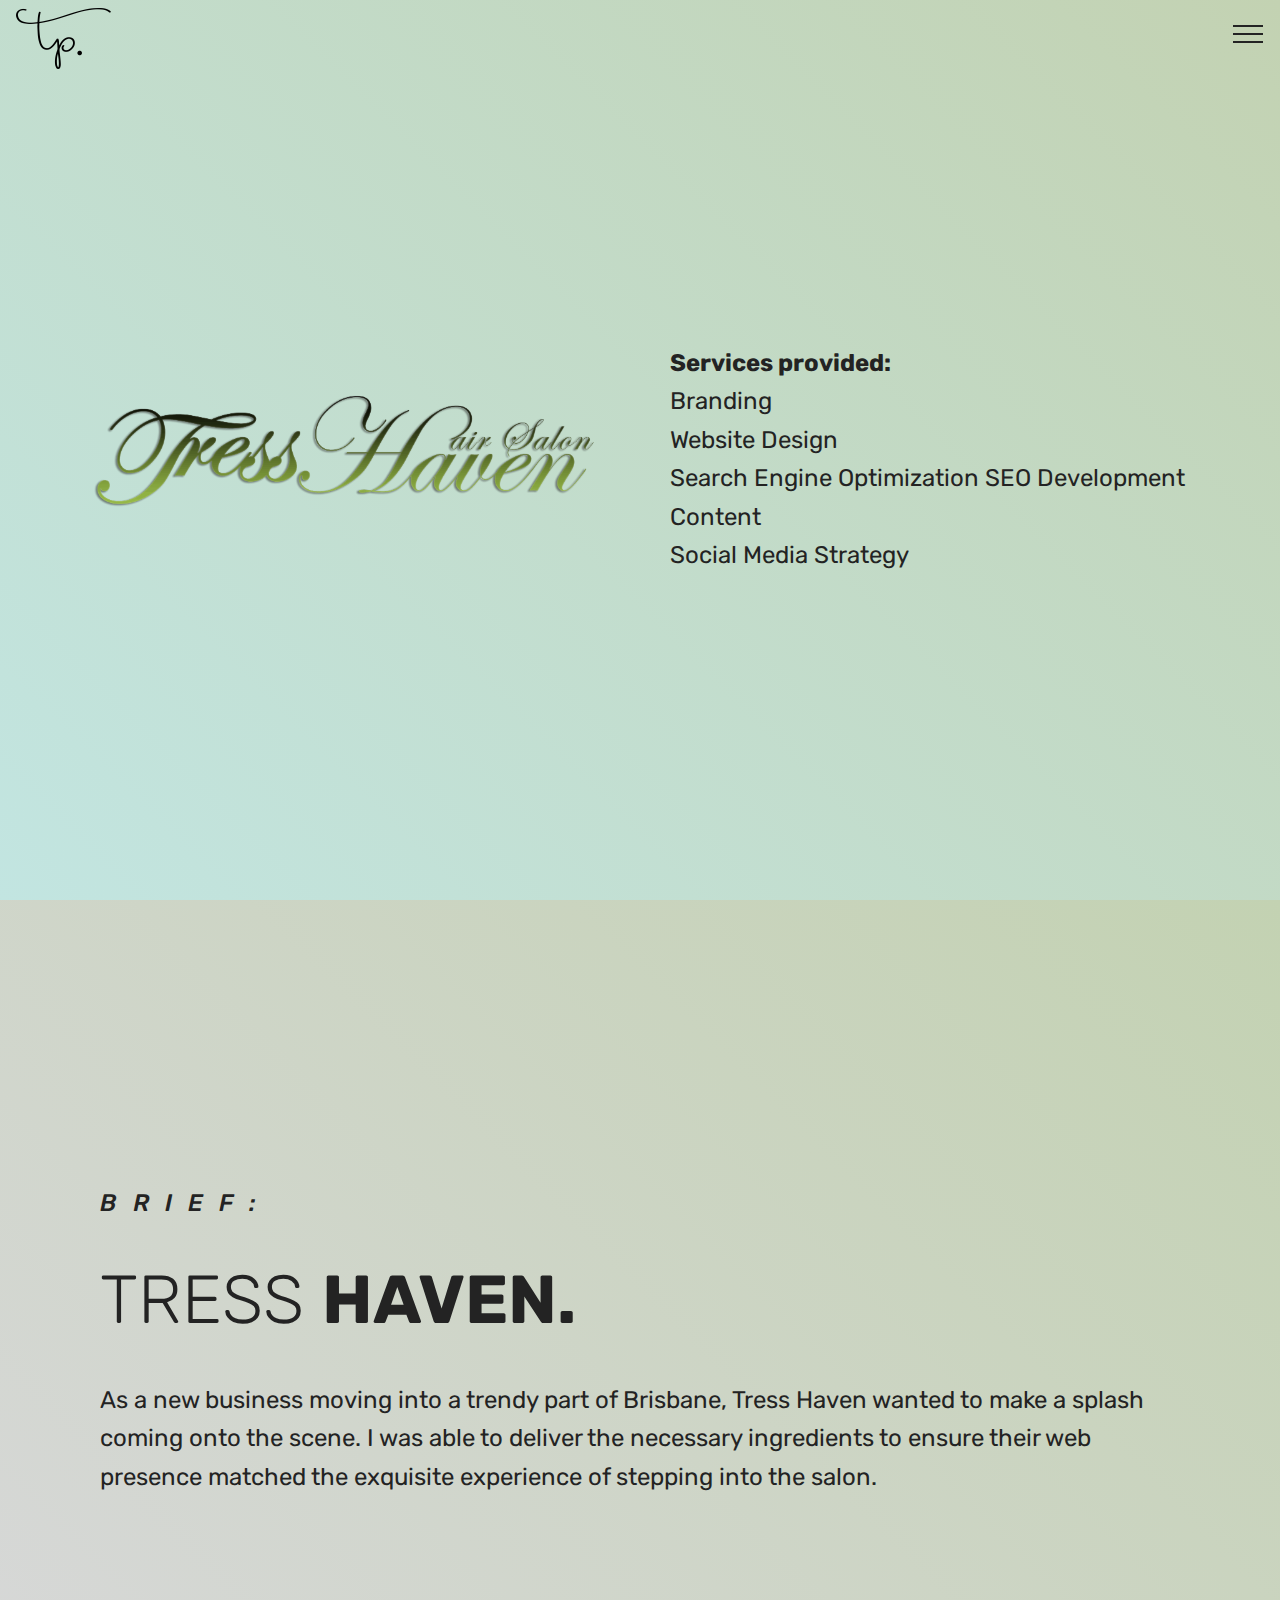
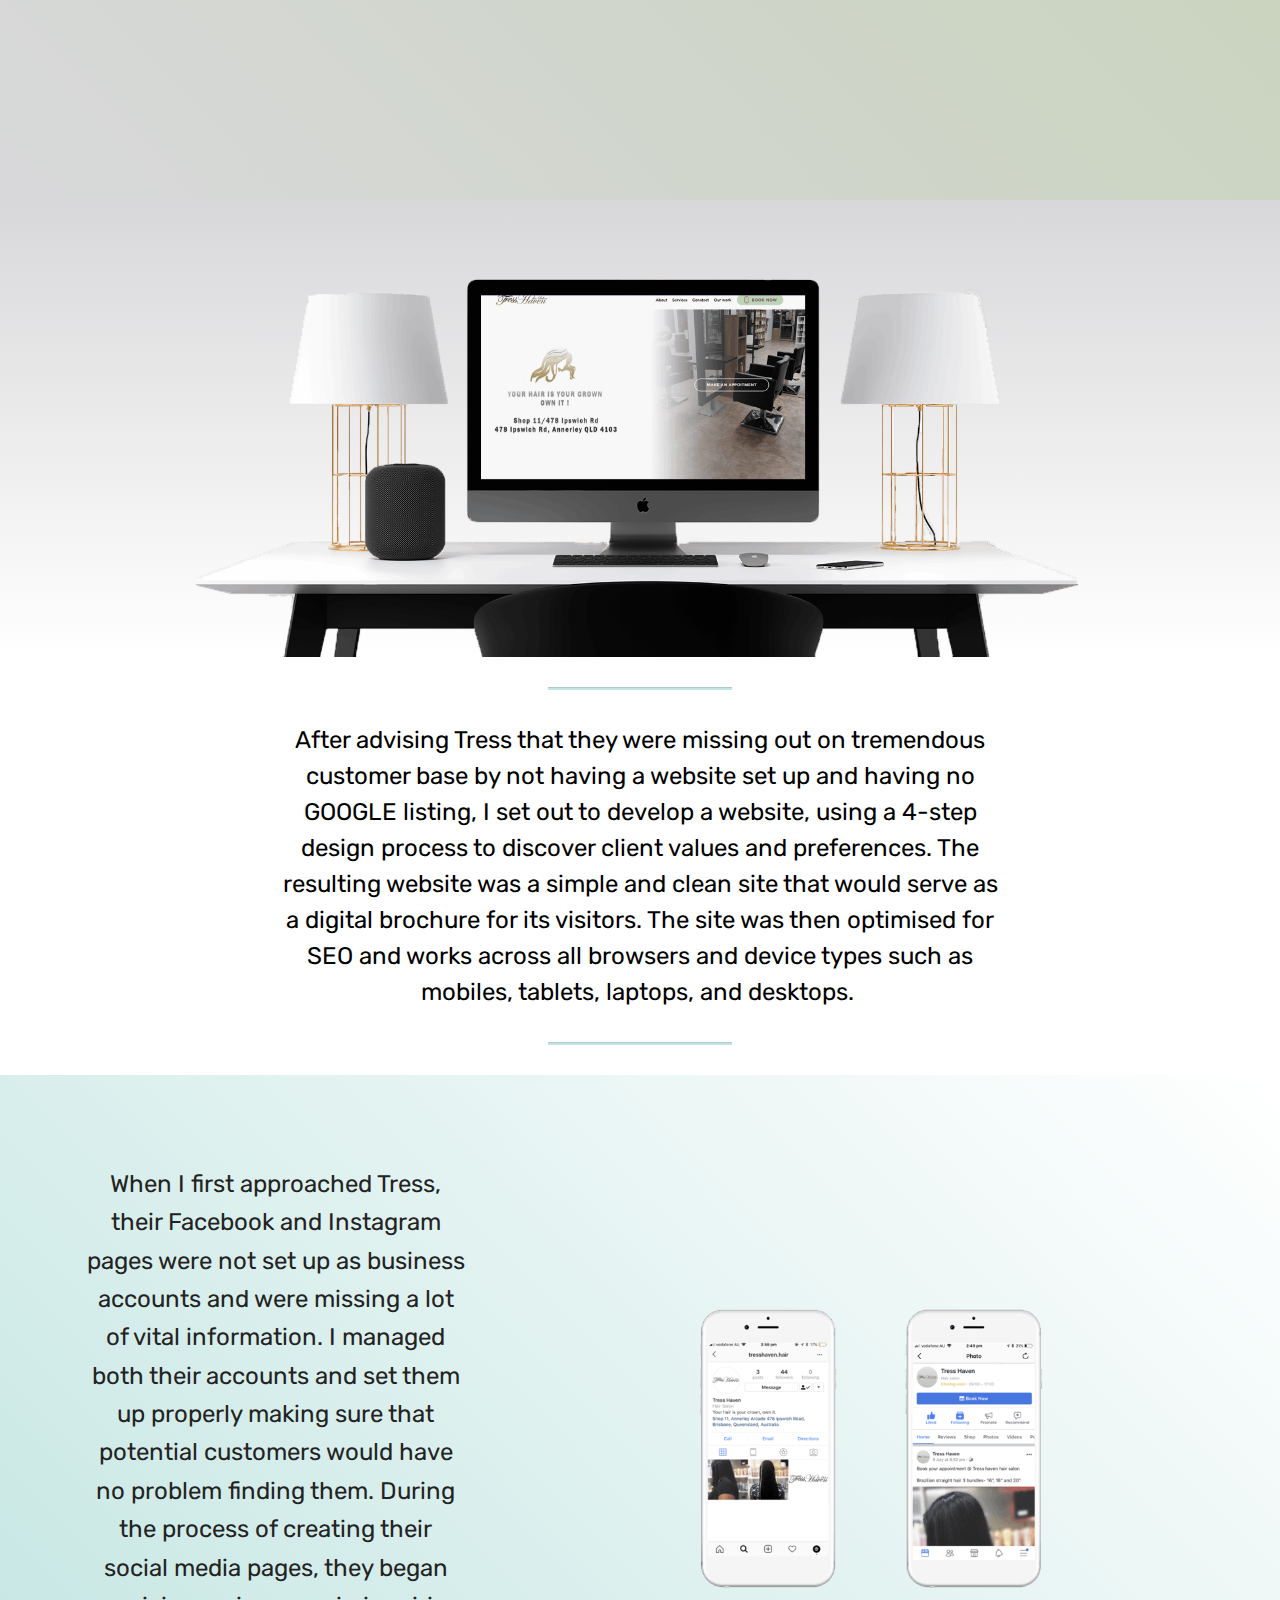
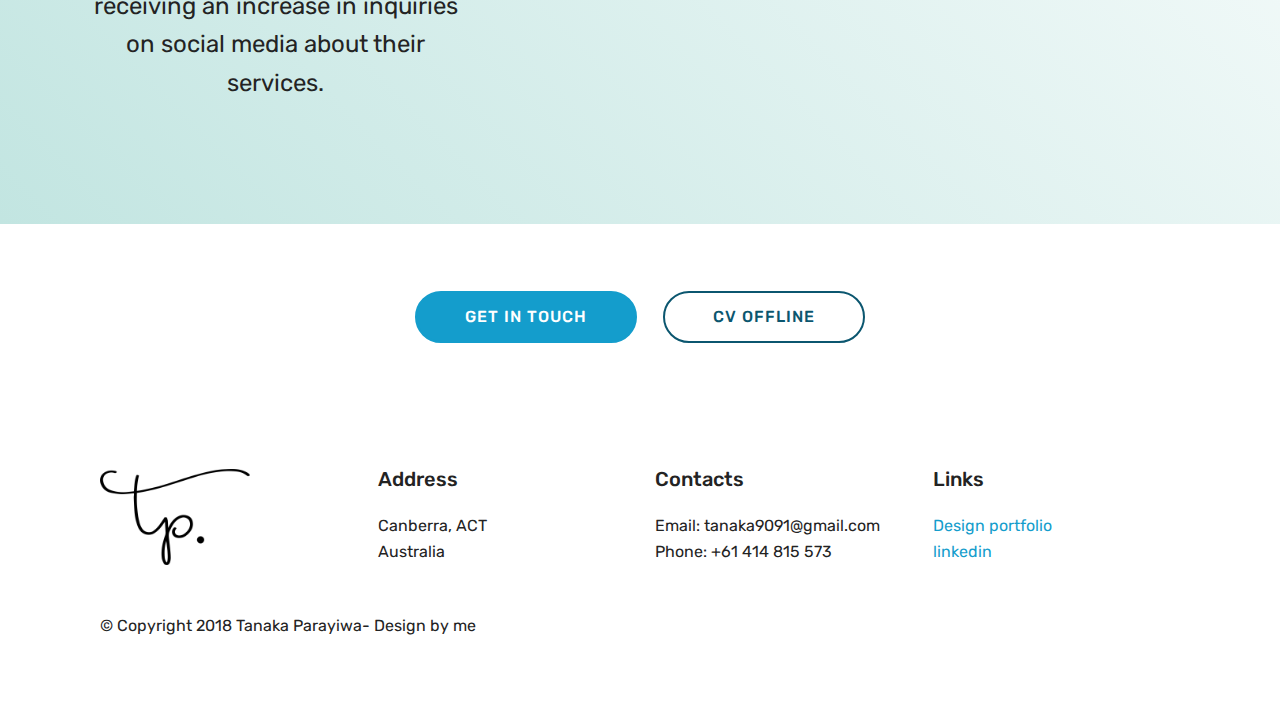
<file: page2.html>
<!DOCTYPE html>
<html >
<head>
  <!-- Site made with Mobirise Website Builder v4.7.6, https://mobirise.com -->
  <meta charset="UTF-8">
  <meta http-equiv="X-UA-Compatible" content="IE=edge">
  <meta name="generator" content="Mobirise v4.7.6, mobirise.com">
  <meta name="viewport" content="width=device-width, initial-scale=1, minimum-scale=1">
  <link rel="shortcut icon" href="assets/images/personal-branding-190x122.png" type="image/x-icon">
  <meta name="description" content="Web Site Builder Description">
  <title>Tress haven</title>
  <link rel="stylesheet" href="assets/web/assets/mobirise-icons/mobirise-icons.css">
  <link rel="stylesheet" href="assets/tether/tether.min.css">
  <link rel="stylesheet" href="assets/bootstrap/css/bootstrap.min.css">
  <link rel="stylesheet" href="assets/bootstrap/css/bootstrap-grid.min.css">
  <link rel="stylesheet" href="assets/bootstrap/css/bootstrap-reboot.min.css">
  <link rel="stylesheet" href="assets/dropdown/css/style.css">
  <link rel="stylesheet" href="assets/socicon/css/styles.css">
  <link rel="stylesheet" href="assets/theme/css/style.css">
  <link rel="stylesheet" href="assets/mobirise/css/mbr-additional.css" type="text/css">
  
  
  
</head>
<body>
  <section class="menu cid-r5sWJF0Jl4" once="menu" id="menu1-o">

    

    <nav class="navbar navbar-expand beta-menu navbar-dropdown align-items-center navbar-fixed-top collapsed bg-color transparent">
        <button class="navbar-toggler navbar-toggler-right" type="button" data-toggle="collapse" data-target="#navbarSupportedContent" aria-controls="navbarSupportedContent" aria-expanded="false" aria-label="Toggle navigation">
            <div class="hamburger">
                <span></span>
                <span></span>
                <span></span>
                <span></span>
            </div>
        </button>
        <div class="menu-logo">
            <div class="navbar-brand">
                <span class="navbar-logo">
                    <a href="https://mobirise.com">
                         <img src="assets/images/personal-branding-190x122.png" alt="Mobirise" title="" style="height: 3.8rem;">
                    </a>
                </span>
                
            </div>
        </div>
        <div class="collapse navbar-collapse" id="navbarSupportedContent">
            <ul class="navbar-nav nav-dropdown nav-right" data-app-modern-menu="true"><li class="nav-item">
                    <a class="nav-link link text-black display-4" href="index.html#header2-5">Home
                        </a>
                </li>
                <li class="nav-item">
                    <a class="nav-link link text-black display-4" href="index.html#testimonials-slider1-4">
                        
                        About me</a>
                </li><li class="nav-item dropdown open"><a class="nav-link link text-black dropdown-toggle display-4" href="index.html#timeline2-c" data-toggle="dropdown-submenu" aria-expanded="true">
                        
                        Professional Experience</a><div class="dropdown-menu"><a class="text-black dropdown-item display-4" href="BLACKCORRELATION.html">Black Correlation</a><a class="text-black dropdown-item display-4" href="page2.html">Tress Haven</a><a class="text-black dropdown-item display-4" href="page3.html">Mikos Barbershop</a></div></li></ul>
            
        </div>
    </nav>
</section>

<section class="engine"><a href="https://mobirise.me/h">create a web page</a></section><section class="header3 cid-r5tgELt4T4 mbr-fullscreen" id="header3-p">

    

    

    <div class="container">
        <div class="media-container-row">
            <div class="mbr-figure" style="width: 105%;">
                <img src="assets/images/png-ste-3339x3326.png" alt="Mobirise" title="">
            </div>

            <div class="media-content">
                
                
                <div class="mbr-section-text mbr-white pb-3 ">
                    <p class="mbr-text mbr-fonts-style display-5"><br><br><br><br><strong>Services provided:<br></strong>Branding 
<br>Website Design 
<br>Search Engine Optimization SEO Development
<br>Content
<br>Social Media Strategy</p>
                </div>
                
            </div>
        </div>
    </div>

</section>

<section class="header11 cid-r5tgFR7S8T mbr-fullscreen" id="header11-q">

    <!-- Block parameters controls (Blue "Gear" panel) -->
    
    <!-- End block parameters -->

    
    <div class="container align-left">
        <div class="media-container-column mbr-white col-md-12">
            <h3 class="mbr-section-subtitle py-3 mbr-fonts-style display-5">
                BRIEF:</h3>
            <h1 class="mbr-section-title py-3 mbr-fonts-style display-1">TRESS&nbsp;<strong>HAVEN.</strong></h1>
            <p class="mbr-text py-3 mbr-fonts-style display-5">
                As a new business moving into a trendy part of Brisbane, Tress Haven wanted to make a splash coming onto the scene. I was able to deliver the necessary ingredients to ensure their web presence matched the exquisite experience of stepping into the salon.
            </p>
            
        </div>
    </div>

    
</section>

<section class="cid-r5tgGBuvIL" id="image3-r">

    

    <figure class="mbr-figure container">
            <div class="image-block" style="width: 80%;">
                <img src="assets/images/laptop2-2-1440x692.png" width="1400" alt="Mobirise" title="">
                
            </div>
    </figure>
</section>

<section class="mbr-section article content10 cid-r5tgOsjVWA" id="content10-s">
    
     

    <div class="container">
        <div class="inner-container" style="width: 66%;">
            <hr class="line" style="width: 25%;">
            <div class="section-text align-center mbr-white mbr-fonts-style display-5">After advising Tress that they were missing out on tremendous customer base by not having a website set up and having no GOOGLE listing, I set out to develop a website, using a 4-step design process to discover client values and preferences. The resulting website was a simple and clean site that would serve as a digital brochure for its visitors. The site was then optimised for SEO and works across all browsers and device types such as mobiles, tablets, laptops, and desktops.&nbsp;</div>
            <hr class="line" style="width: 25%;">
        </div>
    </div>
</section>

<section class="header3 cid-r5tgSboxl5" id="header3-t">

    

    

    <div class="container">
        <div class="media-container-row">
            <div class="mbr-figure" style="width: 180%;">
                <img src="assets/images/fb-ig-1014x478.png" alt="Mobirise" title="">
            </div>

            <div class="media-content">
                
                
                <div class="mbr-section-text mbr-white pb-3 ">
                    <p class="mbr-text mbr-fonts-style display-5">
                        When I first approached Tress, their Facebook and Instagram pages were not set up as business accounts and were missing a lot of vital information. I managed both their accounts and set them up properly making sure that potential customers would have no problem finding them. During the process of creating their social media pages, they began receiving an increase in inquiries on social media about their services. 
                    </p>
                </div>
                
            </div>
        </div>
    </div>

</section>

<section class="mbr-section content8 cid-r5thGqSatE" id="content8-v">

    

    <div class="container">
        <div class="media-container-row title">
            <div class="col-12 col-md-8">
                <div class="mbr-section-btn align-center"><a class="btn btn-primary display-4" href="mailto:TANAKA9091@GMAIL.COM">GET IN TOUCH</a> <a class="btn btn-primary-outline display-4" href="assets/files/CV%20Tanaka%20Parayiwa_Marketing%20and%20Social%20Media%20Strategist.docx">CV OFFLINE</a></div>
            </div>
        </div>
    </div>
</section>

<section class="cid-r5thwENrhj" id="footer1-u">

    

    

    <div class="container">
        <div class="media-container-row content text-white">
            <div class="col-12 col-md-3">
                <div class="media-wrap">
                    <a href="https://mobirise.com/">
                        <img src="assets/images/personal-branding-190x122.png" alt="Mobirise" title="">
                    </a>
                </div>
            </div>
            <div class="col-12 col-md-3 mbr-fonts-style display-7">
                <h5 class="pb-3">
                    Address
                </h5>
                <p class="mbr-text">Canberra, ACT<br>Australia&nbsp;</p>
            </div>
            <div class="col-12 col-md-3 mbr-fonts-style display-7">
                <h5 class="pb-3">
                    Contacts
                </h5>
                <p class="mbr-text">
                    Email: tanaka9091@gmail.com &nbsp; &nbsp;&nbsp;<br>Phone: +61 414 815 573 &nbsp; &nbsp; &nbsp; &nbsp; &nbsp; &nbsp; &nbsp; &nbsp;&nbsp;</p>
            </div>
            <div class="col-12 col-md-3 mbr-fonts-style display-7">
                <h5 class="pb-3">
                    Links
                </h5>
                <p class="mbr-text">
                    <a class="text-primary" href="https://issuu.com/tanakaparayiwa/docs/portfolio">Design portfolio &nbsp;</a><br><a href="https://www.linkedin.com/in/tanaka-parayiwa-a93047149/">linkedin</a><br></p>
            </div>
        </div>
        <div class="footer-lower">
            <div class="media-container-row">
                <div class="col-sm-12">
                    <hr>
                </div>
            </div>
            <div class="media-container-row mbr-white">
                <div class="col-sm-6 copyright">
                    <p class="mbr-text mbr-fonts-style display-7">
                        © Copyright 2018 Tanaka Parayiwa- Design by me</p>
                </div>
                <div class="col-md-6">
                    <div class="social-list align-right">
                        <div class="soc-item">
                            <a href="https://twitter.com/mobirise" target="_blank">
                                <span class="socicon-twitter socicon mbr-iconfont mbr-iconfont-social"></span>
                            </a>
                        </div>
                        <div class="soc-item">
                            <a href="https://www.facebook.com/pages/Mobirise/1616226671953247" target="_blank">
                                <span class="socicon-facebook socicon mbr-iconfont mbr-iconfont-social"></span>
                            </a>
                        </div>
                        <div class="soc-item">
                            <a href="https://www.youtube.com/c/mobirise" target="_blank">
                                <span class="socicon-youtube socicon mbr-iconfont mbr-iconfont-social"></span>
                            </a>
                        </div>
                        <div class="soc-item">
                            <a href="https://instagram.com/mobirise" target="_blank">
                                <span class="socicon-instagram socicon mbr-iconfont mbr-iconfont-social"></span>
                            </a>
                        </div>
                        <div class="soc-item">
                            <a href="https://plus.google.com/u/0/+Mobirise" target="_blank">
                                <span class="socicon-googleplus socicon mbr-iconfont mbr-iconfont-social"></span>
                            </a>
                        </div>
                        <div class="soc-item">
                            <a href="https://www.behance.net/Mobirise" target="_blank">
                                <span class="socicon-behance socicon mbr-iconfont mbr-iconfont-social"></span>
                            </a>
                        </div>
                    </div>
                </div>
            </div>
        </div>
    </div>
</section>


  <script src="assets/web/assets/jquery/jquery.min.js"></script>
  <script src="assets/popper/popper.min.js"></script>
  <script src="assets/tether/tether.min.js"></script>
  <script src="assets/bootstrap/js/bootstrap.min.js"></script>
  <script src="assets/smoothscroll/smooth-scroll.js"></script>
  <script src="assets/dropdown/js/script.min.js"></script>
  <script src="assets/touchswipe/jquery.touch-swipe.min.js"></script>
  <script src="assets/theme/js/script.js"></script>
  
  
</body>
</html>
</file>
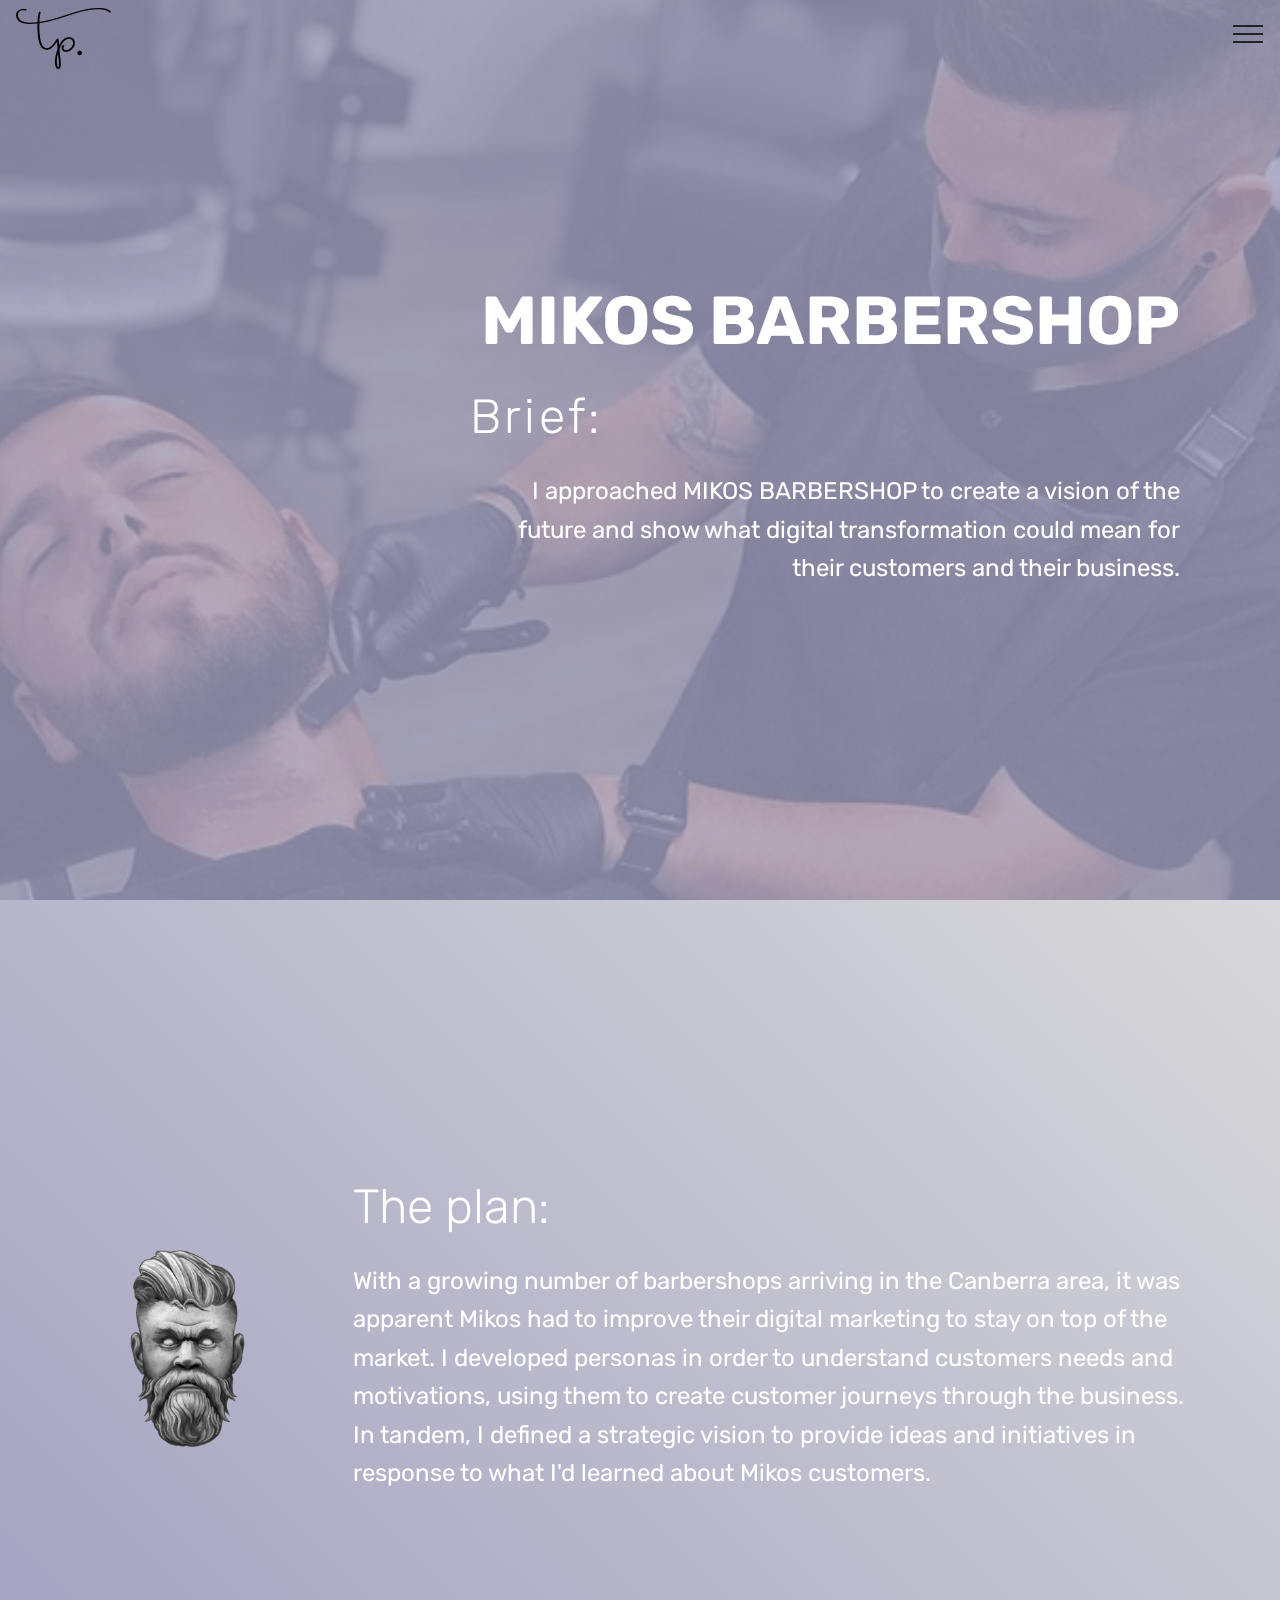
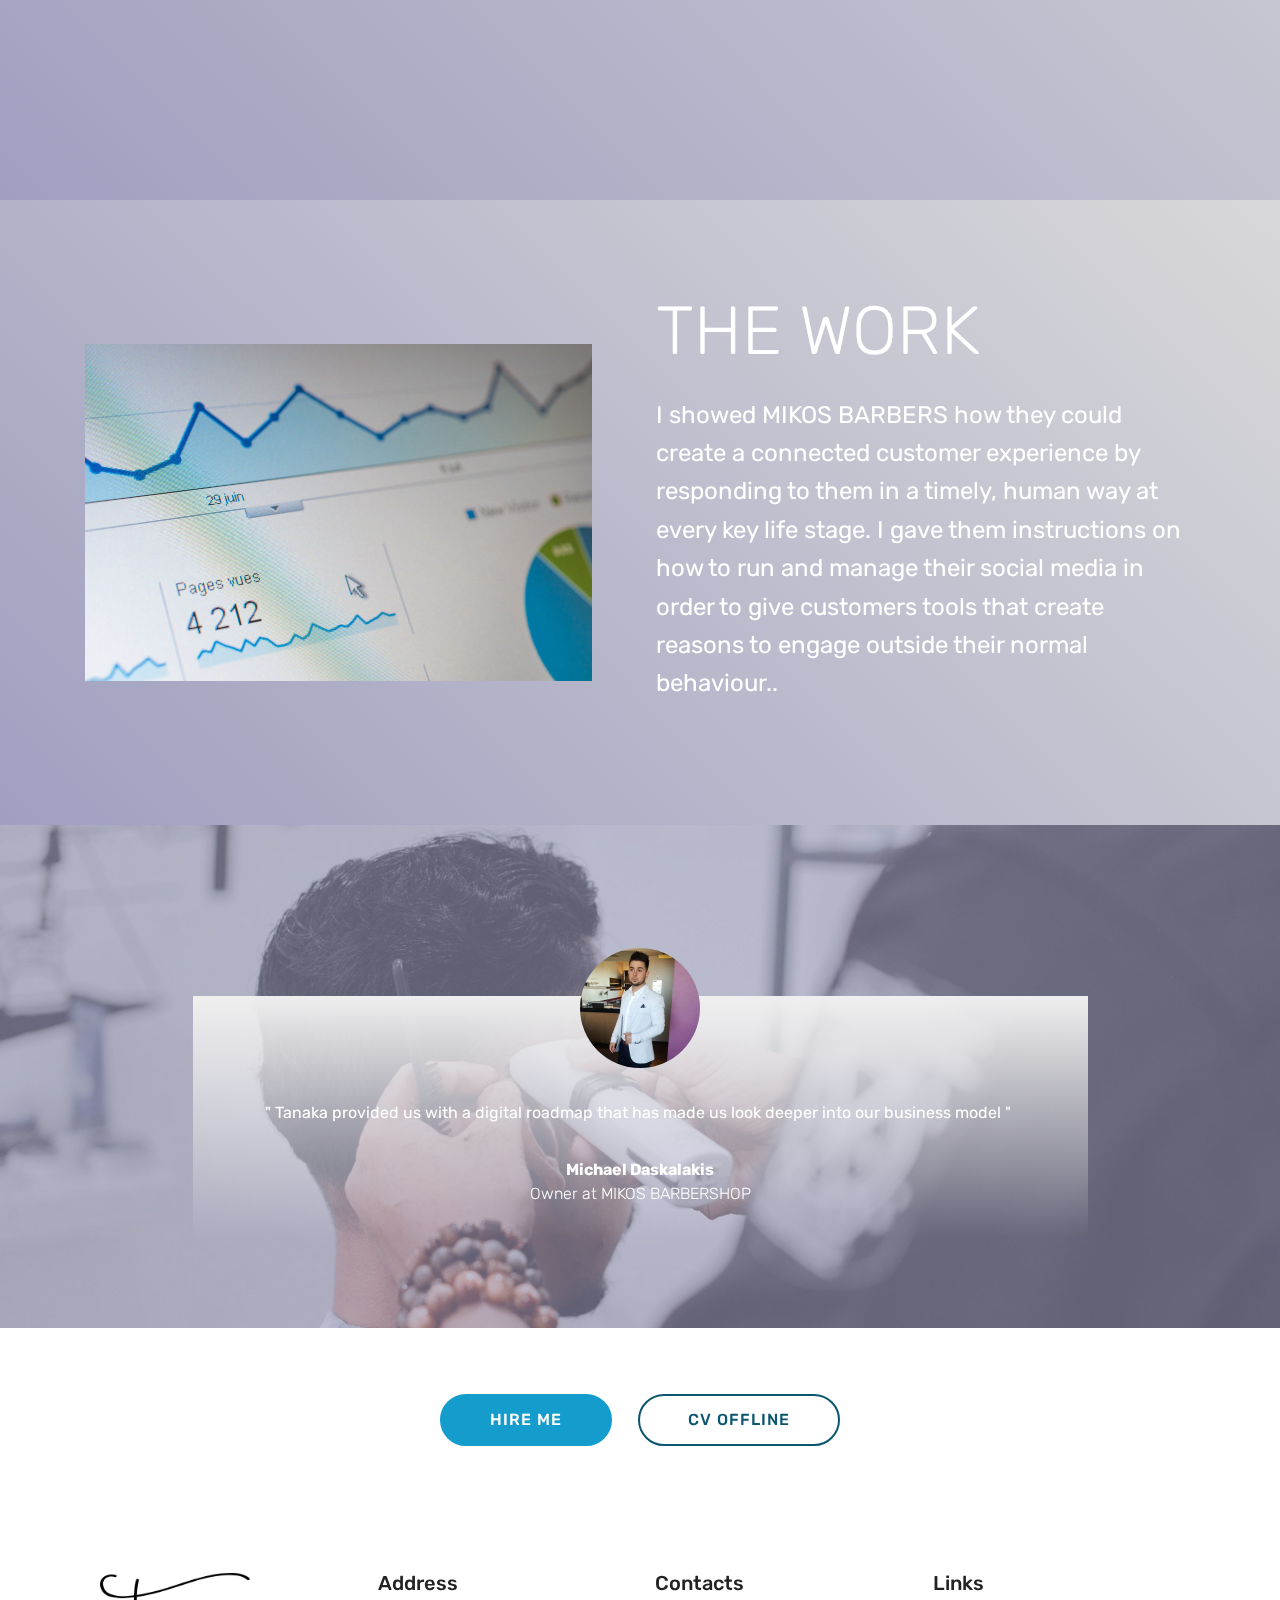
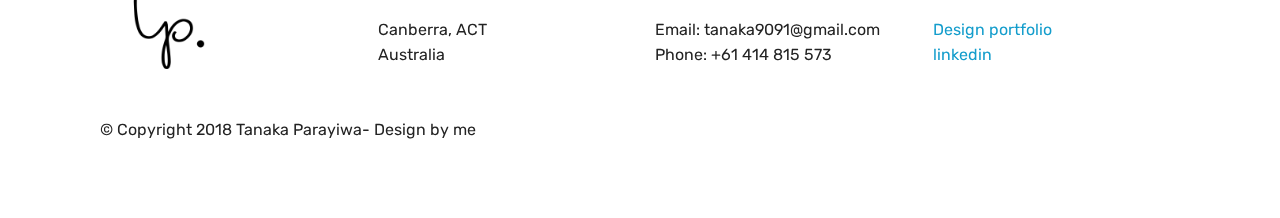
<file: page3.html>
<!DOCTYPE html>
<html >
<head>
  <!-- Site made with Mobirise Website Builder v4.7.6, https://mobirise.com -->
  <meta charset="UTF-8">
  <meta http-equiv="X-UA-Compatible" content="IE=edge">
  <meta name="generator" content="Mobirise v4.7.6, mobirise.com">
  <meta name="viewport" content="width=device-width, initial-scale=1, minimum-scale=1">
  <link rel="shortcut icon" href="assets/images/personal-branding-190x122.png" type="image/x-icon">
  <meta name="description" content="Web Builder Description">
  <title>MIKOS</title>
  <link rel="stylesheet" href="assets/web/assets/mobirise-icons/mobirise-icons.css">
  <link rel="stylesheet" href="assets/tether/tether.min.css">
  <link rel="stylesheet" href="assets/bootstrap/css/bootstrap.min.css">
  <link rel="stylesheet" href="assets/bootstrap/css/bootstrap-grid.min.css">
  <link rel="stylesheet" href="assets/bootstrap/css/bootstrap-reboot.min.css">
  <link rel="stylesheet" href="assets/socicon/css/styles.css">
  <link rel="stylesheet" href="assets/dropdown/css/style.css">
  <link rel="stylesheet" href="assets/theme/css/style.css">
  <link rel="stylesheet" href="assets/mobirise/css/mbr-additional.css" type="text/css">
  
  
  
</head>
<body>
  <section class="menu cid-r5sWJF0Jl4" once="menu" id="menu1-w">

    

    <nav class="navbar navbar-expand beta-menu navbar-dropdown align-items-center navbar-fixed-top collapsed bg-color transparent">
        <button class="navbar-toggler navbar-toggler-right" type="button" data-toggle="collapse" data-target="#navbarSupportedContent" aria-controls="navbarSupportedContent" aria-expanded="false" aria-label="Toggle navigation">
            <div class="hamburger">
                <span></span>
                <span></span>
                <span></span>
                <span></span>
            </div>
        </button>
        <div class="menu-logo">
            <div class="navbar-brand">
                <span class="navbar-logo">
                    <a href="https://mobirise.com">
                         <img src="assets/images/personal-branding-190x122.png" alt="Mobirise" title="" style="height: 3.8rem;">
                    </a>
                </span>
                
            </div>
        </div>
        <div class="collapse navbar-collapse" id="navbarSupportedContent">
            <ul class="navbar-nav nav-dropdown nav-right" data-app-modern-menu="true"><li class="nav-item">
                    <a class="nav-link link text-black display-4" href="index.html#header2-5">Home
                        </a>
                </li>
                <li class="nav-item">
                    <a class="nav-link link text-black display-4" href="index.html#testimonials-slider1-4">
                        
                        About me</a>
                </li><li class="nav-item dropdown open"><a class="nav-link link text-black dropdown-toggle display-4" href="index.html#timeline2-c" data-toggle="dropdown-submenu" aria-expanded="true">
                        
                        Professional Experience</a><div class="dropdown-menu"><a class="text-black dropdown-item display-4" href="BLACKCORRELATION.html">Black Correlation</a><a class="text-black dropdown-item display-4" href="page2.html">Tress Haven</a><a class="text-black dropdown-item display-4" href="page3.html">Mikos Barbershop</a></div></li></ul>
            
        </div>
    </nav>
</section>

<section class="engine"><a href="https://mobirise.me/d">free website maker</a></section><section class="header10 cid-r5ti0zV9Ij mbr-fullscreen mbr-parallax-background" id="header10-x">

    

    <div class="mbr-overlay" style="opacity: 0.8; background-color: rgb(160, 159, 192);">
    </div>

    <div class="container">
        <div class="media-container-column mbr-white col-lg-8 col-md-10 ml-auto">
            <h1 class="mbr-section-title align-right mbr-bold pb-3 mbr-fonts-style display-1">MIKOS BARBERSHOP</h1>
            <h3 class="mbr-section-subtitle align-right mbr-light pb-3 mbr-fonts-style display-2">
                Brief:</h3>
            <p class="mbr-text align-right pb-3 mbr-fonts-style display-5">I approached MIKOS BARBERSHOP to create a vision of the future and show what digital transformation could mean for their customers and their business.
            </p>
            
        </div>
    </div>

    
</section>

<section class="header3 cid-r5ti1CiVZy mbr-fullscreen" id="header3-y">

    

    

    <div class="container">
        <div class="media-container-row">
            <div class="mbr-figure" style="width: 30%;">
                <img src="assets/images/21192647-1472467449511550-9008668666634761011-n-300x300.png" alt="Mobirise" title="">
            </div>

            <div class="media-content">
                
                <h3 class="mbr-section-subtitle align-left mbr-white mbr-light pb-3 mbr-fonts-style display-2">The plan:</h3>
                <div class="mbr-section-text mbr-white pb-3 ">
                    <p class="mbr-text mbr-fonts-style display-5">With a growing number of barbershops arriving in the Canberra area, it was apparent Mikos had to improve their digital marketing to stay on top of the market.  I developed personas in order to understand customers needs and motivations, using them to create customer journeys through the business. In tandem, I defined a strategic vision to provide ideas and initiatives in response to what I'd learned about Mikos customers.</p>
                </div>
                
            </div>
        </div>
    </div>

</section>

<section class="header3 cid-r5ti5VXnWO" id="header3-10">

    

    

    <div class="container">
        <div class="media-container-row">
            <div class="mbr-figure" style="width: 100%;">
                <img src="assets/images/mbr-1014x674.jpg" alt="Mobirise" title="">
            </div>

            <div class="media-content">
                <h1 class="mbr-section-title mbr-white pb-3 mbr-fonts-style display-1">THE WORK</h1>
                
                <div class="mbr-section-text mbr-white pb-3 ">
                    <p class="mbr-text mbr-fonts-style display-5">
                        I showed MIKOS BARBERS how they could create a connected customer experience by responding to them in a timely, human way at every key life stage. I gave them instructions on how to run and manage their social media in order to give customers tools that create reasons to engage outside their normal behaviour..
                    </p>
                </div>
                
            </div>
        </div>
    </div>

</section>

<section class="testimonials5 cid-r5ti3E6dCv" id="testimonials5-z">

    

    <div class="mbr-overlay" style="opacity: 0.6; background-color: rgb(160, 159, 192);">
    </div>
    <div class="container">
        <div class="media-container-row">
            <div class="title col-12 align-center">
                
                
            </div>
        </div>
    </div>

    <div class="container">
        <div class="media-container-column">
            

            
        <div class="mbr-testimonial align-center col-12 col-md-10">
                <div class="panel-item">
                    <div class="card-block">
                        <div class="testimonial-photo">
                            <img src="assets/images/12313992-1681631398717151-2316207709280031027-n-240x240.jpg" alt="" title="">
                        </div>
                        <p class="mbr-text mbr-fonts-style mbr-white display-7">" Tanaka provided us with a digital roadmap that has made us look deeper into our business model "&nbsp;<br></p>
                    </div>
                    <div class="card-footer">
                        <div class="mbr-author-name mbr-bold mbr-fonts-style mbr-white display-7">Michael Daskalakis
</div>
                        <small class="mbr-author-desc mbr-italic mbr-light mbr-fonts-style mbr-white display-7">
                               Owner at MIKOS BARBERSHOP
                        </small>
                    </div>
                </div>
            </div></div>
    </div>   
</section>

<section class="mbr-section content8 cid-r5tiB4DpWl" id="content8-12">

    

    <div class="container">
        <div class="media-container-row title">
            <div class="col-12 col-md-8">
                <div class="mbr-section-btn align-center"><a class="btn btn-primary display-4" href="mailto:TANAKA9091@GMAIL.COM">HIRE ME</a> <a class="btn btn-primary-outline display-4" href="assets/files/CV%20Tanaka%20Parayiwa_Marketing%20and%20Social%20Media%20Strategist.docx">CV OFFLINE</a></div>
            </div>
        </div>
    </div>
</section>

<section class="cid-r5tiyI6fJG" id="footer1-11">

    

    

    <div class="container">
        <div class="media-container-row content text-white">
            <div class="col-12 col-md-3">
                <div class="media-wrap">
                    <a href="https://mobirise.com/">
                        <img src="assets/images/personal-branding-190x122.png" alt="Mobirise" title="">
                    </a>
                </div>
            </div>
            <div class="col-12 col-md-3 mbr-fonts-style display-7">
                <h5 class="pb-3">
                    Address
                </h5>
                <p class="mbr-text">Canberra, ACT<br>Australia&nbsp;</p>
            </div>
            <div class="col-12 col-md-3 mbr-fonts-style display-7">
                <h5 class="pb-3">
                    Contacts
                </h5>
                <p class="mbr-text">
                    Email: tanaka9091@gmail.com &nbsp; &nbsp;&nbsp;<br>Phone: +61 414 815 573 &nbsp; &nbsp; &nbsp; &nbsp; &nbsp; &nbsp; &nbsp; &nbsp;&nbsp;</p>
            </div>
            <div class="col-12 col-md-3 mbr-fonts-style display-7">
                <h5 class="pb-3">
                    Links
                </h5>
                <p class="mbr-text">
                    <a class="text-primary" href="https://issuu.com/tanakaparayiwa/docs/portfolio">Design portfolio &nbsp;</a><br><a href="https://www.linkedin.com/in/tanaka-parayiwa-a93047149/">linkedin</a><br></p>
            </div>
        </div>
        <div class="footer-lower">
            <div class="media-container-row">
                <div class="col-sm-12">
                    <hr>
                </div>
            </div>
            <div class="media-container-row mbr-white">
                <div class="col-sm-6 copyright">
                    <p class="mbr-text mbr-fonts-style display-7">
                        © Copyright 2018 Tanaka Parayiwa- Design by me</p>
                </div>
                <div class="col-md-6">
                    <div class="social-list align-right">
                        <div class="soc-item">
                            <a href="https://twitter.com/mobirise" target="_blank">
                                <span class="socicon-twitter socicon mbr-iconfont mbr-iconfont-social"></span>
                            </a>
                        </div>
                        <div class="soc-item">
                            <a href="https://www.facebook.com/pages/Mobirise/1616226671953247" target="_blank">
                                <span class="socicon-facebook socicon mbr-iconfont mbr-iconfont-social"></span>
                            </a>
                        </div>
                        <div class="soc-item">
                            <a href="https://www.youtube.com/c/mobirise" target="_blank">
                                <span class="socicon-youtube socicon mbr-iconfont mbr-iconfont-social"></span>
                            </a>
                        </div>
                        <div class="soc-item">
                            <a href="https://instagram.com/mobirise" target="_blank">
                                <span class="socicon-instagram socicon mbr-iconfont mbr-iconfont-social"></span>
                            </a>
                        </div>
                        <div class="soc-item">
                            <a href="https://plus.google.com/u/0/+Mobirise" target="_blank">
                                <span class="socicon-googleplus socicon mbr-iconfont mbr-iconfont-social"></span>
                            </a>
                        </div>
                        <div class="soc-item">
                            <a href="https://www.behance.net/Mobirise" target="_blank">
                                <span class="socicon-behance socicon mbr-iconfont mbr-iconfont-social"></span>
                            </a>
                        </div>
                    </div>
                </div>
            </div>
        </div>
    </div>
</section>


  <script src="assets/web/assets/jquery/jquery.min.js"></script>
  <script src="assets/popper/popper.min.js"></script>
  <script src="assets/tether/tether.min.js"></script>
  <script src="assets/bootstrap/js/bootstrap.min.js"></script>
  <script src="assets/dropdown/js/script.min.js"></script>
  <script src="assets/touchswipe/jquery.touch-swipe.min.js"></script>
  <script src="assets/parallax/jarallax.min.js"></script>
  <script src="assets/smoothscroll/smooth-scroll.js"></script>
  <script src="assets/theme/js/script.js"></script>
  
  
</body>
</html>
</file>
<file: assets/web/assets/mobirise-icons-bold/mobirise-icons-bold.css>
@font-face {
  font-family: 'mobirise-icons-bold';
  src:  url('mobirise-icons-bold.eot?m1l4yr');
  src:  url('mobirise-icons-bold.eot?m1l4yr#iefix') format('embedded-opentype'),
    url('mobirise-icons-bold.ttf?m1l4yr') format('truetype'),
    url('mobirise-icons-bold.woff?m1l4yr') format('woff'),
    url('mobirise-icons-bold.svg?m1l4yr#mobirise-icons-bold') format('svg');
  font-weight: normal;
  font-style: normal;
}

[class^="mbrib-"], [class*="mbrib-"] {
  /* use !important to prevent issues with browser extensions that change fonts */
  font-family: 'mobirise-icons-bold' !important;
  speak: none;
  font-style: normal;
  font-weight: normal;
  font-variant: normal;
  text-transform: none;
  line-height: 1;

  /* Better Font Rendering =========== */
  -webkit-font-smoothing: antialiased;
  -moz-osx-font-smoothing: grayscale;
}

.mbrib-add-submenu:before {
  content: "\e900";
}
.mbrib-alert:before {
  content: "\e901";
}
.mbrib-align-center:before {
  content: "\e902";
}
.mbrib-align-justify:before {
  content: "\e903";
}
.mbrib-align-left:before {
  content: "\e904";
}
.mbrib-align-right:before {
  content: "\e905";
}
.mbrib-android:before {
  content: "\e906";
}
.mbrib-apple:before {
  content: "\e907";
}
.mbrib-arrow-down:before {
  content: "\e908";
}
.mbrib-arrow-next:before {
  content: "\e909";
}
.mbrib-arrow-prev:before {
  content: "\e90a";
}
.mbrib-arrow-up:before {
  content: "\e90b";
}
.mbrib-bold:before {
  content: "\e90c";
}
.mbrib-bookmark:before {
  content: "\e90d";
}
.mbrib-bootstrap:before {
  content: "\e90e";
}
.mbrib-briefcase:before {
  content: "\e90f";
}
.mbrib-browse:before {
  content: "\e910";
}
.mbrib-bulleted-list:before {
  content: "\e911";
}
.mbrib-calendar:before {
  content: "\e912";
}
.mbrib-camera:before {
  content: "\e913";
}
.mbrib-cart-add:before {
  content: "\e914";
}
.mbrib-cart-full:before {
  content: "\e915";
}
.mbrib-cash:before {
  content: "\e916";
}
.mbrib-change-style:before {
  content: "\e917";
}
.mbrib-chat:before {
  content: "\e918";
}
.mbrib-clock:before {
  content: "\e919";
}
.mbrib-close:before {
  content: "\e91a";
}
.mbrib-cloud:before {
  content: "\e91b";
}
.mbrib-code:before {
  content: "\e91c";
}
.mbrib-contact-form:before {
  content: "\e91d";
}
.mbrib-credit-card:before {
  content: "\e91e";
}
.mbrib-cursor-click:before {
  content: "\e91f";
}
.mbrib-cust-feedback:before {
  content: "\e920";
}
.mbrib-database:before {
  content: "\e921";
}
.mbrib-delivery:before {
  content: "\e922";
}
.mbrib-desktop:before {
  content: "\e923";
}
.mbrib-devices:before {
  content: "\e924";
}
.mbrib-down:before {
  content: "\e925";
}
.mbrib-download:before {
  content: "\e926";
}
.mbrib-drag-n-drop:before {
  content: "\e927";
}
.mbrib-drag-n-drop2:before {
  content: "\e928";
}
.mbrib-edit:before {
  content: "\e929";
}
.mbrib-edit2:before {
  content: "\e92a";
}
.mbrib-error:before {
  content: "\e92b";
}
.mbrib-extension:before {
  content: "\e92c";
}
.mbrib-features:before {
  content: "\e92d";
}
.mbrib-file:before {
  content: "\e92e";
}
.mbrib-flag:before {
  content: "\e92f";
}
.mbrib-folder:before {
  content: "\e930";
}
.mbrib-gift:before {
  content: "\e931";
}
.mbrib-github:before {
  content: "\e932";
}
.mbrib-globe-2:before {
  content: "\e933";
}
.mbrib-globe:before {
  content: "\e934";
}
.mbrib-growing-chart:before {
  content: "\e935";
}
.mbrib-hearth:before {
  content: "\e936";
}
.mbrib-help:before {
  content: "\e937";
}
.mbrib-home:before {
  content: "\e938";
}
.mbrib-hot-cup:before {
  content: "\e939";
}
.mbrib-idea:before {
  content: "\e93a";
}
.mbrib-image-gallery:before {
  content: "\e93b";
}
.mbrib-image-slider:before {
  content: "\e93c";
}
.mbrib-info:before {
  content: "\e93d";
}
.mbrib-italic:before {
  content: "\e93e";
}
.mbrib-key:before {
  content: "\e93f";
}
.mbrib-laptop:before {
  content: "\e940";
}
.mbrib-layers:before {
  content: "\e941";
}
.mbrib-left-right:before {
  content: "\e942";
}
.mbrib-left:before {
  content: "\e943";
}
.mbrib-letter:before {
  content: "\e944";
}
.mbrib-like:before {
  content: "\e945";
}
.mbrib-link:before {
  content: "\e946";
}
.mbrib-lock:before {
  content: "\e947";
}
.mbrib-login:before {
  content: "\e948";
}
.mbrib-logout:before {
  content: "\e949";
}
.mbrib-magic-stick:before {
  content: "\e94a";
}
.mbrib-map-pin:before {
  content: "\e94b";
}
.mbrib-menu:before {
  content: "\e94c";
}
.mbrib-mobile:before {
  content: "\e94d";
}
.mbrib-mobile2:before {
  content: "\e94e";
}
.mbrib-mobirise:before {
  content: "\e94f";
}
.mbrib-more-horizontal:before {
  content: "\e950";
}
.mbrib-more-vertical:before {
  content: "\e951";
}
.mbrib-music:before {
  content: "\e952";
}
.mbrib-new-file:before {
  content: "\e953";
}
.mbrib-numbered-list:before {
  content: "\e954";
}
.mbrib-opened-folder:before {
  content: "\e955";
}
.mbrib-pages:before {
  content: "\e956";
}
.mbrib-paper-plane:before {
  content: "\e957";
}
.mbrib-paperclip:before {
  content: "\e958";
}
.mbrib-photo:before {
  content: "\e959";
}
.mbrib-photos:before {
  content: "\e95a";
}
.mbrib-pin:before {
  content: "\e95b";
}
.mbrib-play:before {
  content: "\e95c";
}
.mbrib-plus:before {
  content: "\e95d";
}
.mbrib-preview:before {
  content: "\e95e";
}
.mbrib-print:before {
  content: "\e95f";
}
.mbrib-protect:before {
  content: "\e960";
}
.mbrib-question:before {
  content: "\e961";
}
.mbrib-quote-left:before {
  content: "\e962";
}
.mbrib-quote-right:before {
  content: "\e963";
}
.mbrib-redo:before {
  content: "\e964";
}
.mbrib-refresh:before {
  content: "\e965";
}
.mbrib-responsive:before {
  content: "\e966";
}
.mbrib-right:before {
  content: "\e967";
}
.mbrib-rocket:before {
  content: "\e968";
}
.mbrib-sad-face:before {
  content: "\e969";
}
.mbrib-sale:before {
  content: "\e96a";
}
.mbrib-save:before {
  content: "\e96b";
}
.mbrib-search:before {
  content: "\e96c";
}
.mbrib-setting:before {
  content: "\e96d";
}
.mbrib-setting2:before {
  content: "\e96e";
}
.mbrib-setting3:before {
  content: "\e96f";
}
.mbrib-share:before {
  content: "\e970";
}
.mbrib-shopping-bag:before {
  content: "\e971";
}
.mbrib-shopping-basket:before {
  content: "\e972";
}
.mbrib-shopping-cart:before {
  content: "\e973";
}
.mbrib-sites:before {
  content: "\e974";
}
.mbrib-smile-face:before {
  content: "\e975";
}
.mbrib-speed:before {
  content: "\e976";
}
.mbrib-star:before {
  content: "\e977";
}
.mbrib-success:before {
  content: "\e978";
}
.mbrib-sun:before {
  content: "\e979";
}
.mbrib-sun2:before {
  content: "\e97a";
}
.mbrib-tablet-vertical:before {
  content: "\e97b";
}
.mbrib-tablet:before {
  content: "\e97c";
}
.mbrib-target:before {
  content: "\e97d";
}
.mbrib-timer:before {
  content: "\e97e";
}
.mbrib-to-ftp:before {
  content: "\e97f";
}
.mbrib-to-local-drive:before {
  content: "\e980";
}
.mbrib-touch-swipe:before {
  content: "\e981";
}
.mbrib-touch:before {
  content: "\e982";
}
.mbrib-trash:before {
  content: "\e983";
}
.mbrib-underline:before {
  content: "\e984";
}
.mbrib-undo:before {
  content: "\e985";
}
.mbrib-unlink:before {
  content: "\e986";
}
.mbrib-unlock:before {
  content: "\e987";
}
.mbrib-up-down:before {
  content: "\e988";
}
.mbrib-up:before {
  content: "\e989";
}
.mbrib-update:before {
  content: "\e98a";
}
.mbrib-upload:before {
  content: "\e98b";
}
.mbrib-user:before {
  content: "\e98c";
}
.mbrib-user2:before {
  content: "\e98d";
}
.mbrib-users:before {
  content: "\e98e";
}
.mbrib-video-play:before {
  content: "\e98f";
}
.mbrib-video:before {
  content: "\e990";
}
.mbrib-watch:before {
  content: "\e991";
}
.mbrib-website-theme:before {
  content: "\e992";
}
.mbrib-wifi:before {
  content: "\e993";
}
.mbrib-windows:before {
  content: "\e994";
}
.mbrib-zoom-out:before {
  content: "\e995";
}
</file>
<file: assets/web/assets/mobirise-icons/mobirise-icons.css>
@font-face {
  font-family: 'MobiriseIcons';
  src:  url('mobirise-icons.eot?spat4u');
  src:  url('mobirise-icons.eot?spat4u#iefix') format('embedded-opentype'),
    url('mobirise-icons.ttf?spat4u') format('truetype'),
    url('mobirise-icons.woff?spat4u') format('woff'),
    url('mobirise-icons.svg?spat4u#MobiriseIcons') format('svg');
  font-weight: normal;
  font-style: normal;
}

[class^="mbri-"], [class*=" mbri-"] {
  /* use !important to prevent issues with browser extensions that change fonts */
  font-family: MobiriseIcons !important;
  speak: none;
  font-style: normal;
  font-weight: normal;
  font-variant: normal;
  text-transform: none;
  line-height: 1;

  /* Better Font Rendering =========== */
  -webkit-font-smoothing: antialiased;
  -moz-osx-font-smoothing: grayscale;
}

.mbri-add-submenu:before {
  content: "\e900";
}
.mbri-alert:before {
  content: "\e901";
}
.mbri-align-center:before {
  content: "\e902";
}
.mbri-align-justify:before {
  content: "\e903";
}
.mbri-align-left:before {
  content: "\e904";
}
.mbri-align-right:before {
  content: "\e905";
}
.mbri-android:before {
  content: "\e906";
}
.mbri-apple:before {
  content: "\e907";
}
.mbri-arrow-down:before {
  content: "\e908";
}
.mbri-arrow-next:before {
  content: "\e909";
}
.mbri-arrow-prev:before {
  content: "\e90a";
}
.mbri-arrow-up:before {
  content: "\e90b";
}
.mbri-bold:before {
  content: "\e90c";
}
.mbri-bookmark:before {
  content: "\e90d";
}
.mbri-bootstrap:before {
  content: "\e90e";
}
.mbri-briefcase:before {
  content: "\e90f";
}
.mbri-browse:before {
  content: "\e910";
}
.mbri-bulleted-list:before {
  content: "\e911";
}
.mbri-calendar:before {
  content: "\e912";
}
.mbri-camera:before {
  content: "\e913";
}
.mbri-cart-add:before {
  content: "\e914";
}
.mbri-cart-full:before {
  content: "\e915";
}
.mbri-cash:before {
  content: "\e916";
}
.mbri-change-style:before {
  content: "\e917";
}
.mbri-chat:before {
  content: "\e918";
}
.mbri-clock:before {
  content: "\e919";
}
.mbri-close:before {
  content: "\e91a";
}
.mbri-cloud:before {
  content: "\e91b";
}
.mbri-code:before {
  content: "\e91c";
}
.mbri-contact-form:before {
  content: "\e91d";
}
.mbri-credit-card:before {
  content: "\e91e";
}
.mbri-cursor-click:before {
  content: "\e91f";
}
.mbri-cust-feedback:before {
  content: "\e920";
}
.mbri-database:before {
  content: "\e921";
}
.mbri-delivery:before {
  content: "\e922";
}
.mbri-desktop:before {
  content: "\e923";
}
.mbri-devices:before {
  content: "\e924";
}
.mbri-down:before {
  content: "\e925";
}
.mbri-download:before {
  content: "\e989";
}
.mbri-drag-n-drop:before {
  content: "\e927";
}
.mbri-drag-n-drop2:before {
  content: "\e928";
}
.mbri-edit:before {
  content: "\e929";
}
.mbri-edit2:before {
  content: "\e92a";
}
.mbri-error:before {
  content: "\e92b";
}
.mbri-extension:before {
  content: "\e92c";
}
.mbri-features:before {
  content: "\e92d";
}
.mbri-file:before {
  content: "\e92e";
}
.mbri-flag:before {
  content: "\e92f";
}
.mbri-folder:before {
  content: "\e930";
}
.mbri-gift:before {
  content: "\e931";
}
.mbri-github:before {
  content: "\e932";
}
.mbri-globe:before {
  content: "\e933";
}
.mbri-globe-2:before {
  content: "\e934";
}
.mbri-growing-chart:before {
  content: "\e935";
}
.mbri-hearth:before {
  content: "\e936";
}
.mbri-help:before {
  content: "\e937";
}
.mbri-home:before {
  content: "\e938";
}
.mbri-hot-cup:before {
  content: "\e939";
}
.mbri-idea:before {
  content: "\e93a";
}
.mbri-image-gallery:before {
  content: "\e93b";
}
.mbri-image-slider:before {
  content: "\e93c";
}
.mbri-info:before {
  content: "\e93d";
}
.mbri-italic:before {
  content: "\e93e";
}
.mbri-key:before {
  content: "\e93f";
}
.mbri-laptop:before {
  content: "\e940";
}
.mbri-layers:before {
  content: "\e941";
}
.mbri-left-right:before {
  content: "\e942";
}
.mbri-left:before {
  content: "\e943";
}
.mbri-letter:before {
  content: "\e944";
}
.mbri-like:before {
  content: "\e945";
}
.mbri-link:before {
  content: "\e946";
}
.mbri-lock:before {
  content: "\e947";
}
.mbri-login:before {
  content: "\e948";
}
.mbri-logout:before {
  content: "\e949";
}
.mbri-magic-stick:before {
  content: "\e94a";
}
.mbri-map-pin:before {
  content: "\e94b";
}
.mbri-menu:before {
  content: "\e94c";
}
.mbri-mobile:before {
  content: "\e94d";
}
.mbri-mobile2:before {
  content: "\e94e";
}
.mbri-mobirise:before {
  content: "\e94f";
}
.mbri-more-horizontal:before {
  content: "\e950";
}
.mbri-more-vertical:before {
  content: "\e951";
}
.mbri-music:before {
  content: "\e952";
}
.mbri-new-file:before {
  content: "\e953";
}
.mbri-numbered-list:before {
  content: "\e954";
}
.mbri-opened-folder:before {
  content: "\e955";
}
.mbri-pages:before {
  content: "\e956";
}
.mbri-paper-plane:before {
  content: "\e957";
}
.mbri-paperclip:before {
  content: "\e958";
}
.mbri-photo:before {
  content: "\e959";
}
.mbri-photos:before {
  content: "\e95a";
}
.mbri-pin:before {
  content: "\e95b";
}
.mbri-play:before {
  content: "\e95c";
}
.mbri-plus:before {
  content: "\e95d";
}
.mbri-preview:before {
  content: "\e95e";
}
.mbri-print:before {
  content: "\e95f";
}
.mbri-protect:before {
  content: "\e960";
}
.mbri-question:before {
  content: "\e961";
}
.mbri-quote-left:before {
  content: "\e962";
}
.mbri-quote-right:before {
  content: "\e963";
}
.mbri-refresh:before {
  content: "\e964";
}
.mbri-responsive:before {
  content: "\e965";
}
.mbri-right:before {
  content: "\e966";
}
.mbri-rocket:before {
  content: "\e967";
}
.mbri-sad-face:before {
  content: "\e968";
}
.mbri-sale:before {
  content: "\e969";
}
.mbri-save:before {
  content: "\e96a";
}
.mbri-search:before {
  content: "\e96b";
}
.mbri-setting:before {
  content: "\e96c";
}
.mbri-setting2:before {
  content: "\e96d";
}
.mbri-setting3:before {
  content: "\e96e";
}
.mbri-share:before {
  content: "\e96f";
}
.mbri-shopping-bag:before {
  content: "\e970";
}
.mbri-shopping-basket:before {
  content: "\e971";
}
.mbri-shopping-cart:before {
  content: "\e972";
}
.mbri-sites:before {
  content: "\e973";
}
.mbri-smile-face:before {
  content: "\e974";
}
.mbri-speed:before {
  content: "\e975";
}
.mbri-star:before {
  content: "\e976";
}
.mbri-success:before {
  content: "\e977";
}
.mbri-sun:before {
  content: "\e978";
}
.mbri-sun2:before {
  content: "\e979";
}
.mbri-tablet:before {
  content: "\e97a";
}
.mbri-tablet-vertical:before {
  content: "\e97b";
}
.mbri-target:before {
  content: "\e97c";
}
.mbri-timer:before {
  content: "\e97d";
}
.mbri-to-ftp:before {
  content: "\e97e";
}
.mbri-to-local-drive:before {
  content: "\e97f";
}
.mbri-touch-swipe:before {
  content: "\e980";
}
.mbri-touch:before {
  content: "\e981";
}
.mbri-trash:before {
  content: "\e982";
}
.mbri-underline:before {
  content: "\e983";
}
.mbri-unlink:before {
  content: "\e984";
}
.mbri-unlock:before {
  content: "\e985";
}
.mbri-up-down:before {
  content: "\e986";
}
.mbri-up:before {
  content: "\e987";
}
.mbri-update:before {
  content: "\e988";
}
.mbri-upload:before {
 content: "\e926"; 
}
.mbri-user:before {
  content: "\e98a";
}
.mbri-user2:before {
  content: "\e98b";
}
.mbri-users:before {
  content: "\e98c";
}
.mbri-video:before {
  content: "\e98d";
}
.mbri-video-play:before {
  content: "\e98e";
}
.mbri-watch:before {
  content: "\e98f";
}
.mbri-website-theme:before {
  content: "\e990";
}
.mbri-wifi:before {
  content: "\e991";
}
.mbri-windows:before {
  content: "\e992";
}
.mbri-zoom-out:before {
  content: "\e993";
}
.mbri-redo:before {
  content: "\e994";
}
.mbri-undo:before {
  content: "\e995";
}
</file>
<file: assets/dropdown/css/style.css>
.navbar-dropdown {
  left: 0;
  padding: 0;
  position: absolute;
  right: 0;
  top: 0;
  transition: all 0.45s ease;
  z-index: 1030;
  background: #282828; }
  .navbar-dropdown .navbar-logo {
    margin-right: 0.8rem;
    transition: margin 0.3s ease-in-out;
    vertical-align: middle; }
    .navbar-dropdown .navbar-logo img {
      height: 3.125rem;
      transition: all 0.3s ease-in-out; }
    .navbar-dropdown .navbar-logo.mbr-iconfont {
      font-size: 3.125rem;
      line-height: 3.125rem; }
  .navbar-dropdown .navbar-caption {
    font-weight: 700;
    white-space: normal;
    vertical-align: -4px;
    line-height: 3.125rem !important; }
    .navbar-dropdown .navbar-caption, .navbar-dropdown .navbar-caption:hover {
      color: inherit;
      text-decoration: none; }
  .navbar-dropdown .mbr-iconfont + .navbar-caption {
    vertical-align: -1px; }
  .navbar-dropdown.navbar-fixed-top {
    position: fixed; }
  .navbar-dropdown .navbar-brand span {
    vertical-align: -4px; }
  .navbar-dropdown.bg-color.transparent {
    background: none; }
  .navbar-dropdown.navbar-short .navbar-brand {
    padding: 0.625rem 0; }
    .navbar-dropdown.navbar-short .navbar-brand span {
      vertical-align: -1px; }
  .navbar-dropdown.navbar-short .navbar-caption {
    line-height: 2.375rem !important;
    vertical-align: -2px; }
  .navbar-dropdown.navbar-short .navbar-logo {
    margin-right: 0.5rem; }
    .navbar-dropdown.navbar-short .navbar-logo img {
      height: 2.375rem; }
    .navbar-dropdown.navbar-short .navbar-logo.mbr-iconfont {
      font-size: 2.375rem;
      line-height: 2.375rem; }
  .navbar-dropdown.navbar-short .mbr-table-cell {
    height: 3.625rem; }
  .navbar-dropdown .navbar-close {
    left: 0.6875rem;
    position: fixed;
    top: 0.75rem;
    z-index: 1000; }
  .navbar-dropdown .hamburger-icon {
    content: "";
    display: inline-block;
    vertical-align: middle;
    width: 16px;
    -webkit-box-shadow: 0 -6px 0 1px #282828,0 0 0 1px #282828,0 6px 0 1px #282828;
    -moz-box-shadow: 0 -6px 0 1px #282828,0 0 0 1px #282828,0 6px 0 1px #282828;
    box-shadow: 0 -6px 0 1px #282828,0 0 0 1px #282828,0 6px 0 1px #282828; }

.dropdown-menu .dropdown-toggle[data-toggle="dropdown-submenu"]::after {
  border-bottom: 0.35em solid transparent;
  border-left: 0.35em solid;
  border-right: 0;
  border-top: 0.35em solid transparent;
  margin-left: 0.3rem; }

.dropdown-menu .dropdown-item:focus {
  outline: 0; }

.nav-dropdown {
  font-size: 0.75rem;
  font-weight: 500;
  height: auto !important; }
  .nav-dropdown .nav-btn {
    padding-left: 1rem; }
  .nav-dropdown .link {
    margin: .667em 1.667em;
    font-weight: 500;
    padding: 0;
    transition: color .2s ease-in-out; }
    .nav-dropdown .link.dropdown-toggle {
      margin-right: 2.583em; }
      .nav-dropdown .link.dropdown-toggle::after {
        margin-left: .25rem;
        border-top: 0.35em solid;
        border-right: 0.35em solid transparent;
        border-left: 0.35em solid transparent;
        border-bottom: 0; }
      .nav-dropdown .link.dropdown-toggle[aria-expanded="true"] {
        margin: 0;
        padding: 0.667em 3.263em  0.667em 1.667em; }
  .nav-dropdown .link::after,
  .nav-dropdown .dropdown-item::after {
    color: inherit; }
  .nav-dropdown .btn {
    font-size: 0.75rem;
    font-weight: 700;
    letter-spacing: 0;
    margin-bottom: 0;
    padding-left: 1.25rem;
    padding-right: 1.25rem; }
  .nav-dropdown .dropdown-menu {
    border-radius: 0;
    border: 0;
    left: 0;
    margin: 0;
    padding-bottom: 1.25rem;
    padding-top: 1.25rem;
    position: relative; }
  .nav-dropdown .dropdown-submenu {
    margin-left: 0.125rem;
    top: 0; }
  .nav-dropdown .dropdown-item {
    font-weight: 500;
    line-height: 2;
    padding: 0.3846em 4.615em 0.3846em 1.5385em;
    position: relative;
    transition: color .2s ease-in-out, background-color .2s ease-in-out; }
    .nav-dropdown .dropdown-item::after {
      margin-top: -0.3077em;
      position: absolute;
      right: 1.1538em;
      top: 50%; }
    .nav-dropdown .dropdown-item:focus, .nav-dropdown .dropdown-item:hover {
      background: none; }

@media (max-width: 767px) {
  .nav-dropdown.navbar-toggleable-sm {
    bottom: 0;
    display: none;
    left: 0;
    overflow-x: hidden;
    position: fixed;
    top: 0;
    transform: translateX(-100%);
    -ms-transform: translateX(-100%);
    -webkit-transform: translateX(-100%);
    width: 18.75rem;
    z-index: 999; } }
.nav-dropdown.navbar-toggleable-xl {
  bottom: 0;
  display: none;
  left: 0;
  overflow-x: hidden;
  position: fixed;
  top: 0;
  transform: translateX(-100%);
  -ms-transform: translateX(-100%);
  -webkit-transform: translateX(-100%);
  width: 18.75rem;
  z-index: 999; }

.nav-dropdown-sm {
  display: block !important;
  overflow-x: hidden;
  overflow: auto;
  padding-top: 3.875rem; }
  .nav-dropdown-sm::after {
    content: "";
    display: block;
    height: 3rem;
    width: 100%; }
  .nav-dropdown-sm.collapse.in ~ .navbar-close {
    display: block !important; }
  .nav-dropdown-sm.collapsing, .nav-dropdown-sm.collapse.in {
    transform: translateX(0);
    -ms-transform: translateX(0);
    -webkit-transform: translateX(0);
    transition: all 0.25s ease-out;
    -webkit-transition: all 0.25s ease-out;
    background: #282828; }
  .nav-dropdown-sm.collapsing[aria-expanded="false"] {
    transform: translateX(-100%);
    -ms-transform: translateX(-100%);
    -webkit-transform: translateX(-100%); }
  .nav-dropdown-sm .nav-item {
    display: block;
    margin-left: 0 !important;
    padding-left: 0; }
  .nav-dropdown-sm .link,
  .nav-dropdown-sm .dropdown-item {
    border-top: 1px dotted rgba(255, 255, 255, 0.1);
    font-size: 0.8125rem;
    line-height: 1.6;
    margin: 0 !important;
    padding: 0.875rem 2.4rem 0.875rem 1.5625rem !important;
    position: relative;
    white-space: normal; }
    .nav-dropdown-sm .link:focus, .nav-dropdown-sm .link:hover,
    .nav-dropdown-sm .dropdown-item:focus,
    .nav-dropdown-sm .dropdown-item:hover {
      background: rgba(0, 0, 0, 0.2) !important;
      color: #c0a375; }
  .nav-dropdown-sm .nav-btn {
    position: relative;
    padding: 1.5625rem 1.5625rem 0 1.5625rem; }
    .nav-dropdown-sm .nav-btn::before {
      border-top: 1px dotted rgba(255, 255, 255, 0.1);
      content: "";
      left: 0;
      position: absolute;
      top: 0;
      width: 100%; }
    .nav-dropdown-sm .nav-btn + .nav-btn {
      padding-top: 0.625rem; }
      .nav-dropdown-sm .nav-btn + .nav-btn::before {
        display: none; }
  .nav-dropdown-sm .btn {
    padding: 0.625rem 0; }
  .nav-dropdown-sm .dropdown-toggle[data-toggle="dropdown-submenu"]::after {
    margin-left: .25rem;
    border-top: 0.35em solid;
    border-right: 0.35em solid transparent;
    border-left: 0.35em solid transparent;
    border-bottom: 0; }
  .nav-dropdown-sm .dropdown-toggle[data-toggle="dropdown-submenu"][aria-expanded="true"]::after {
    border-top: 0;
    border-right: 0.35em solid transparent;
    border-left: 0.35em solid transparent;
    border-bottom: 0.35em solid; }
  .nav-dropdown-sm .dropdown-menu {
    margin: 0;
    padding: 0;
    position: relative;
    top: 0;
    left: 0;
    width: 100%;
    border: 0;
    float: none;
    border-radius: 0;
    background: none; }
  .nav-dropdown-sm .dropdown-submenu {
    left: 100%;
    margin-left: 0.125rem;
    margin-top: -1.25rem;
    top: 0; }

.navbar-toggleable-sm .nav-dropdown .dropdown-menu {
  position: absolute; }

.navbar-toggleable-sm .nav-dropdown .dropdown-submenu {
  left: 100%;
  margin-left: 0.125rem;
  margin-top: -1.25rem;
  top: 0; }

.navbar-toggleable-sm.opened .nav-dropdown .dropdown-menu {
  position: relative; }

.navbar-toggleable-sm.opened .nav-dropdown .dropdown-submenu {
  left: 0;
  margin-left: 00rem;
  margin-top: 0rem;
  top: 0; }

.is-builder .nav-dropdown.collapsing {
  transition: none !important; }

/*# sourceMappingURL=style.css.map */
</file>
<file: assets/socicon/css/styles.css>
@charset "UTF-8";

@font-face {
  font-family: "socicon";
  src:url("../fonts/socicon.eot");
  src:url("../fonts/socicon.eot?#iefix") format("embedded-opentype"),
    url("../fonts/socicon.woff") format("woff"),
    url("../fonts/socicon.ttf") format("truetype"),
    url("../fonts/socicon.svg#socicon") format("svg");
  font-weight: normal;
  font-style: normal;

}

[data-icon]:before {
  font-family: "socicon" !important;
  content: attr(data-icon);
  font-style: normal !important;
  font-weight: normal !important;
  font-variant: normal !important;
  text-transform: none !important;
  speak: none;
  line-height: 1;
  -webkit-font-smoothing: antialiased;
  -moz-osx-font-smoothing: grayscale;
}

[class^="socicon-"]:before,
[class*=" socicon-"]:before {
  font-family: "socicon" !important;
  font-style: normal !important;
  font-weight: normal !important;
  font-variant: normal !important;
  text-transform: none !important;
  speak: none;
  line-height: 1;
  -webkit-font-smoothing: antialiased;
  -moz-osx-font-smoothing: grayscale;
}

.socicon-modelmayhem:before {
  content: "\e000";
}
.socicon-mixcloud:before {
  content: "\e001";
}
.socicon-drupal:before {
  content: "\e002";
}
.socicon-swarm:before {
  content: "\e003";
}
.socicon-istock:before {
  content: "\e004";
}
.socicon-yammer:before {
  content: "\e005";
}
.socicon-ello:before {
  content: "\e006";
}
.socicon-stackoverflow:before {
  content: "\e007";
}
.socicon-persona:before {
  content: "\e008";
}
.socicon-triplej:before {
  content: "\e009";
}
.socicon-houzz:before {
  content: "\e00a";
}
.socicon-rss:before {
  content: "\e00b";
}
.socicon-paypal:before {
  content: "\e00c";
}
.socicon-odnoklassniki:before {
  content: "\e00d";
}
.socicon-airbnb:before {
  content: "\e00e";
}
.socicon-periscope:before {
  content: "\e00f";
}
.socicon-outlook:before {
  content: "\e010";
}
.socicon-coderwall:before {
  content: "\e011";
}
.socicon-tripadvisor:before {
  content: "\e012";
}
.socicon-appnet:before {
  content: "\e013";
}
.socicon-goodreads:before {
  content: "\e014";
}
.socicon-tripit:before {
  content: "\e015";
}
.socicon-lanyrd:before {
  content: "\e016";
}
.socicon-slideshare:before {
  content: "\e017";
}
.socicon-buffer:before {
  content: "\e018";
}
.socicon-disqus:before {
  content: "\e019";
}
.socicon-vkontakte:before {
  content: "\e01a";
}
.socicon-whatsapp:before {
  content: "\e01b";
}
.socicon-patreon:before {
  content: "\e01c";
}
.socicon-storehouse:before {
  content: "\e01d";
}
.socicon-pocket:before {
  content: "\e01e";
}
.socicon-mail:before {
  content: "\e01f";
}
.socicon-blogger:before {
  content: "\e020";
}
.socicon-technorati:before {
  content: "\e021";
}
.socicon-reddit:before {
  content: "\e022";
}
.socicon-dribbble:before {
  content: "\e023";
}
.socicon-stumbleupon:before {
  content: "\e024";
}
.socicon-digg:before {
  content: "\e025";
}
.socicon-envato:before {
  content: "\e026";
}
.socicon-behance:before {
  content: "\e027";
}
.socicon-delicious:before {
  content: "\e028";
}
.socicon-deviantart:before {
  content: "\e029";
}
.socicon-forrst:before {
  content: "\e02a";
}
.socicon-play:before {
  content: "\e02b";
}
.socicon-zerply:before {
  content: "\e02c";
}
.socicon-wikipedia:before {
  content: "\e02d";
}
.socicon-apple:before {
  content: "\e02e";
}
.socicon-flattr:before {
  content: "\e02f";
}
.socicon-github:before {
  content: "\e030";
}
.socicon-renren:before {
  content: "\e031";
}
.socicon-friendfeed:before {
  content: "\e032";
}
.socicon-newsvine:before {
  content: "\e033";
}
.socicon-identica:before {
  content: "\e034";
}
.socicon-bebo:before {
  content: "\e035";
}
.socicon-zynga:before {
  content: "\e036";
}
.socicon-steam:before {
  content: "\e037";
}
.socicon-xbox:before {
  content: "\e038";
}
.socicon-windows:before {
  content: "\e039";
}
.socicon-qq:before {
  content: "\e03a";
}
.socicon-douban:before {
  content: "\e03b";
}
.socicon-meetup:before {
  content: "\e03c";
}
.socicon-playstation:before {
  content: "\e03d";
}
.socicon-android:before {
  content: "\e03e";
}
.socicon-snapchat:before {
  content: "\e03f";
}
.socicon-twitter:before {
  content: "\e040";
}
.socicon-facebook:before {
  content: "\e041";
}
.socicon-googleplus:before {
  content: "\e042";
}
.socicon-pinterest:before {
  content: "\e043";
}
.socicon-foursquare:before {
  content: "\e044";
}
.socicon-yahoo:before {
  content: "\e045";
}
.socicon-skype:before {
  content: "\e046";
}
.socicon-yelp:before {
  content: "\e047";
}
.socicon-feedburner:before {
  content: "\e048";
}
.socicon-linkedin:before {
  content: "\e049";
}
.socicon-viadeo:before {
  content: "\e04a";
}
.socicon-xing:before {
  content: "\e04b";
}
.socicon-myspace:before {
  content: "\e04c";
}
.socicon-soundcloud:before {
  content: "\e04d";
}
.socicon-spotify:before {
  content: "\e04e";
}
.socicon-grooveshark:before {
  content: "\e04f";
}
.socicon-lastfm:before {
  content: "\e050";
}
.socicon-youtube:before {
  content: "\e051";
}
.socicon-vimeo:before {
  content: "\e052";
}
.socicon-dailymotion:before {
  content: "\e053";
}
.socicon-vine:before {
  content: "\e054";
}
.socicon-flickr:before {
  content: "\e055";
}
.socicon-500px:before {
  content: "\e056";
}
.socicon-wordpress:before {
  content: "\e058";
}
.socicon-tumblr:before {
  content: "\e059";
}
.socicon-twitch:before {
  content: "\e05a";
}
.socicon-8tracks:before {
  content: "\e05b";
}
.socicon-amazon:before {
  content: "\e05c";
}
.socicon-icq:before {
  content: "\e05d";
}
.socicon-smugmug:before {
  content: "\e05e";
}
.socicon-ravelry:before {
  content: "\e05f";
}
.socicon-weibo:before {
  content: "\e060";
}
.socicon-baidu:before {
  content: "\e061";
}
.socicon-angellist:before {
  content: "\e062";
}
.socicon-ebay:before {
  content: "\e063";
}
.socicon-imdb:before {
  content: "\e064";
}
.socicon-stayfriends:before {
  content: "\e065";
}
.socicon-residentadvisor:before {
  content: "\e066";
}
.socicon-google:before {
  content: "\e067";
}
.socicon-yandex:before {
  content: "\e068";
}
.socicon-sharethis:before {
  content: "\e069";
}
.socicon-bandcamp:before {
  content: "\e06a";
}
.socicon-itunes:before {
  content: "\e06b";
}
.socicon-deezer:before {
  content: "\e06c";
}
.socicon-telegram:before {
  content: "\e06e";
}
.socicon-openid:before {
  content: "\e06f";
}
.socicon-amplement:before {
  content: "\e070";
}
.socicon-viber:before {
  content: "\e071";
}
.socicon-zomato:before {
  content: "\e072";
}
.socicon-draugiem:before {
  content: "\e074";
}
.socicon-endomodo:before {
  content: "\e075";
}
.socicon-filmweb:before {
  content: "\e076";
}
.socicon-stackexchange:before {
  content: "\e077";
}
.socicon-wykop:before {
  content: "\e078";
}
.socicon-teamspeak:before {
  content: "\e079";
}
.socicon-teamviewer:before {
  content: "\e07a";
}
.socicon-ventrilo:before {
  content: "\e07b";
}
.socicon-younow:before {
  content: "\e07c";
}
.socicon-raidcall:before {
  content: "\e07d";
}
.socicon-mumble:before {
  content: "\e07e";
}
.socicon-medium:before {
  content: "\e06d";
}
.socicon-bebee:before {
  content: "\e07f";
}
.socicon-hitbox:before {
  content: "\e080";
}
.socicon-reverbnation:before {
  content: "\e081";
}
.socicon-formulr:before {
  content: "\e082";
}
.socicon-instagram:before {
  content: "\e057";
}
.socicon-battlenet:before {
  content: "\e083";
}
.socicon-chrome:before {
  content: "\e084";
}
.socicon-discord:before {
  content: "\e086";
}
.socicon-issuu:before {
  content: "\e087";
}
.socicon-macos:before {
  content: "\e088";
}
.socicon-firefox:before {
  content: "\e089";
}
.socicon-opera:before {
  content: "\e08d";
}
.socicon-keybase:before {
  content: "\e090";
}
.socicon-alliance:before {
  content: "\e091";
}
.socicon-livejournal:before {
  content: "\e092";
}
.socicon-googlephotos:before {
  content: "\e093";
}
.socicon-horde:before {
  content: "\e094";
}
.socicon-etsy:before {
  content: "\e095";
}
.socicon-zapier:before {
  content: "\e096";
}
.socicon-google-scholar:before {
  content: "\e097";
}
.socicon-researchgate:before {
  content: "\e098";
}
.socicon-wechat:before {
  content: "\e099";
}
.socicon-strava:before {
  content: "\e09a";
}
.socicon-line:before {
  content: "\e09b";
}
.socicon-lyft:before {
  content: "\e09c";
}
.socicon-uber:before {
  content: "\e09d";
}
.socicon-songkick:before {
  content: "\e09e";
}
.socicon-viewbug:before {
  content: "\e09f";
}
.socicon-googlegroups:before {
  content: "\e0a0";
}
.socicon-quora:before {
  content: "\e073";
}
.socicon-diablo:before {
  content: "\e085";
}
.socicon-blizzard:before {
  content: "\e0a1";
}
.socicon-hearthstone:before {
  content: "\e08b";
}
.socicon-heroes:before {
  content: "\e08a";
}
.socicon-overwatch:before {
  content: "\e08c";
}
.socicon-warcraft:before {
  content: "\e08e";
}
.socicon-starcraft:before {
  content: "\e08f";
}
.socicon-beam:before {
  content: "\e0a2";
}
.socicon-curse:before {
  content: "\e0a3";
}
.socicon-player:before {
  content: "\e0a4";
}
.socicon-streamjar:before {
  content: "\e0a5";
}
.socicon-nintendo:before {
  content: "\e0a6";
}
.socicon-hellocoton:before {
  content: "\e0a7";
}
</file>
<file: assets/theme/css/style.css>
/*!
 * Mobirise v4 theme (https://mobirise.com/)
 * Copyright 2017 Mobirise
 */
section {
  background-color: #eeeeee; }

section,
.container,
.container-fluid {
  position: relative;
  word-wrap: break-word; }

a.mbr-iconfont:hover {
  text-decoration: none; }

.article .lead p, .article .lead ul, .article .lead ol, .article .lead pre, .article .lead blockquote {
  margin-bottom: 0; }

a {
  font-style: normal;
  font-weight: 400;
  cursor: pointer; }
  a, a:hover {
    text-decoration: none; }

figure {
  margin-bottom: 0; }

body {
  color: #232323; }

h1, h2, h3, h4, h5, h6,
.h1, .h2, .h3, .h4, .h5, .h6,
.display-1, .display-2, .display-3, .display-4 {
  line-height: 1;
  word-break: break-word;
  word-wrap: break-word; }

b, strong {
  font-weight: bold; }

blockquote {
  padding: 10px 0 10px 20px;
  position: relative;
  border-left: 2px solid;
  border-color: #ff3366; }

input:-webkit-autofill, input:-webkit-autofill:hover, input:-webkit-autofill:focus, input:-webkit-autofill:active {
  transition-delay: 9999s;
  transition-property: background-color, color; }

textarea[type="hidden"] {
  display: none; }

body {
  position: relative; }

section {
  background-position: 50% 50%;
  background-repeat: no-repeat;
  background-size: cover; }
  section .mbr-background-video,
  section .mbr-background-video-preview {
    position: absolute;
    bottom: 0;
    left: 0;
    right: 0;
    top: 0; }

.hidden {
  visibility: hidden; }

.mbr-z-index20 {
  z-index: 20; }

/*! Base colors */
.mbr-white {
  color: #ffffff; }

.mbr-black {
  color: #000000; }

.mbr-bg-white {
  background-color: #ffffff; }

.mbr-bg-black {
  background-color: #000000; }

/*! Text-aligns */
.align-left {
  text-align: left; }

.align-center {
  text-align: center; }

.align-right {
  text-align: right; }

@media (max-width: 767px) {
  .align-left, .align-center, .align-right, .mbr-section-btn, .mbr-section-title {
    text-align: center; } }
/*! Font-weight  */
.mbr-light {
  font-weight: 300; }

.mbr-regular {
  font-weight: 400; }

.mbr-semibold {
  font-weight: 500; }

.mbr-bold {
  font-weight: 700; }

/*! Media  */
.media-size-item {
  -webkit-flex: 1 1 auto;
  -moz-flex: 1 1 auto;
  -ms-flex: 1 1 auto;
  -o-flex: 1 1 auto;
  flex: 1 1 auto; }

.media-content {
  -webkit-flex-basis: 100%;
  flex-basis: 100%; }

.media-container-row {
  display: -ms-flexbox;
  display: -webkit-flex;
  display: flex;
  -webkit-flex-direction: row;
  -ms-flex-direction: row;
  flex-direction: row;
  -webkit-flex-wrap: wrap;
  -ms-flex-wrap: wrap;
  flex-wrap: wrap;
  -webkit-justify-content: center;
  -ms-flex-pack: center;
  justify-content: center;
  -webkit-align-content: center;
  -ms-flex-line-pack: center;
  align-content: center;
  -webkit-align-items: start;
  -ms-flex-align: start;
  align-items: start; }
  .media-container-row .media-size-item {
    width: 400px; }

.media-container-column {
  display: -ms-flexbox;
  display: -webkit-flex;
  display: flex;
  -webkit-flex-direction: column;
  -ms-flex-direction: column;
  flex-direction: column;
  -webkit-flex-wrap: wrap;
  -ms-flex-wrap: wrap;
  flex-wrap: wrap;
  -webkit-justify-content: center;
  -ms-flex-pack: center;
  justify-content: center;
  -webkit-align-content: center;
  -ms-flex-line-pack: center;
  align-content: center;
  -webkit-align-items: stretch;
  -ms-flex-align: stretch;
  align-items: stretch; }
  .media-container-column > * {
    width: 100%; }

@media (min-width: 992px) {
  .media-container-row {
    -webkit-flex-wrap: nowrap;
    -ms-flex-wrap: nowrap;
    flex-wrap: nowrap; } }
figure {
  overflow: hidden; }

figure[mbr-media-size] {
  transition: width 0.1s; }

.mbr-figure img, .mbr-figure iframe {
  display: block;
  width: 100%; }

.card {
  background-color: transparent;
  border: none; }

.card-img {
  text-align: center;
  flex-shrink: 0; }

.media {
  max-width: 100%;
  margin: 0 auto; }

.mbr-figure {
  -ms-flex-item-align: center;
  -ms-grid-row-align: center;
  -webkit-align-self: center;
  align-self: center; }

.media-container > div {
  max-width: 100%; }

.mbr-figure img, .card-img img {
  width: 100%; }

@media (max-width: 991px) {
  .media-size-item {
    width: auto !important; }

  .media {
    width: auto; }

  .mbr-figure {
    width: 100% !important; } }
/*! Buttons */
.mbr-section-btn {
  margin-left: -.25rem;
  margin-right: -.25rem;
  font-size: 0; }

nav .mbr-section-btn {
  margin-left: 0rem;
  margin-right: 0rem; }

/*! Btn icon margin */
.btn .mbr-iconfont, .btn.btn-sm .mbr-iconfont {
  cursor: pointer;
  margin-right: 0.5rem; }

.btn.btn-md .mbr-iconfont, .btn.btn-md .mbr-iconfont {
  margin-right: 0.8rem; }

.mbr-regular {
  font-weight: 400; }

.mbr-semibold {
  font-weight: 500; }

.mbr-bold {
  font-weight: 700; }

[type="submit"] {
  -webkit-appearance: none; }

/*! Full-screen */
.mbr-fullscreen .mbr-overlay {
  min-height: 100vh; }

.mbr-fullscreen {
  display: flex;
  display: -webkit-flex;
  display: -moz-flex;
  display: -ms-flex;
  display: -o-flex;
  align-items: center;
  -webkit-align-items: center;
  min-height: 100vh;
  padding-top: 3rem;
  padding-bottom: 3rem; }

/*! Map */
.map {
  height: 25rem;
  position: relative; }
  .map iframe {
    width: 100%;
    height: 100%; }

/* Form */
.form-asterisk {
  font-family: initial;
  position: absolute;
  top: -2px;
  font-weight: normal; }

/*! Scroll to top arrow */
.mbr-arrow-up {
  bottom: 25px;
  right: 90px;
  position: fixed;
  text-align: right;
  z-index: 5000;
  color: #ffffff;
  font-size: 32px;
  transform: rotate(180deg);
  -webkit-transform: rotate(180deg); }

.mbr-arrow-up a {
  background: rgba(0, 0, 0, 0.2);
  border-radius: 3px;
  color: #fff;
  display: inline-block;
  height: 60px;
  width: 60px;
  outline-style: none !important;
  position: relative;
  text-decoration: none;
  transition: all .3s ease-in-out;
  cursor: pointer;
  text-align: center; }
  .mbr-arrow-up a:hover {
    background-color: rgba(0, 0, 0, 0.4); }
  .mbr-arrow-up a i {
    line-height: 60px; }

.mbr-arrow-up-icon {
  display: block;
  color: #fff; }

.mbr-arrow-up-icon::before {
  content: "\203a";
  display: inline-block;
  font-family: serif;
  font-size: 32px;
  line-height: 1;
  font-style: normal;
  position: relative;
  top: 6px;
  left: -4px;
  -webkit-transform: rotate(-90deg);
  transform: rotate(-90deg); }

/*! Arrow Down */
.mbr-arrow {
  position: absolute;
  bottom: 45px;
  left: 50%;
  width: 60px;
  height: 60px;
  cursor: pointer;
  background-color: rgba(80, 80, 80, 0.5);
  border-radius: 50%;
  -webkit-transform: translateX(-50%);
  transform: translateX(-50%); }
  .mbr-arrow > a {
    display: inline-block;
    text-decoration: none;
    outline-style: none;
    -webkit-animation: arrowdown 1.7s ease-in-out infinite;
    animation: arrowdown 1.7s ease-in-out infinite; }
    .mbr-arrow > a > i {
      position: absolute;
      top: -2px;
      left: 15px;
      font-size: 2rem; }

@keyframes arrowdown {
  0% {
    transform: translateY(0px);
    -webkit-transform: translateY(0px); }
  50% {
    transform: translateY(-5px);
    -webkit-transform: translateY(-5px); }
  100% {
    transform: translateY(0px);
    -webkit-transform: translateY(0px); } }
@-webkit-keyframes arrowdown {
  0% {
    transform: translateY(0px);
    -webkit-transform: translateY(0px); }
  50% {
    transform: translateY(-5px);
    -webkit-transform: translateY(-5px); }
  100% {
    transform: translateY(0px);
    -webkit-transform: translateY(0px); } }
@media (max-width: 500px) {
  .mbr-arrow-up {
    left: 50%;
    right: auto;
    transform: translateX(-50%) rotate(180deg);
    -webkit-transform: translateX(-50%) rotate(180deg); } }
/*Gradients animation*/
@keyframes gradient-animation {
  from {
    background-position: 0% 100%;
    animation-timing-function: ease-in-out; }
  to {
    background-position: 100% 0%;
    animation-timing-function: ease-in-out; } }
@-webkit-keyframes gradient-animation {
  from {
    background-position: 0% 100%;
    animation-timing-function: ease-in-out; }
  to {
    background-position: 100% 0%;
    animation-timing-function: ease-in-out; } }
.bg-gradient {
  background-size: 200% 200%;
  animation: gradient-animation 5s infinite alternate;
  -webkit-animation: gradient-animation 5s infinite alternate; }

.menu .navbar-brand {
  display: -webkit-flex; }
  .menu .navbar-brand span {
    display: flex;
    display: -webkit-flex; }
  .menu .navbar-brand .navbar-caption-wrap {
    display: -webkit-flex; }
  .menu .navbar-brand .navbar-logo img {
    display: -webkit-flex; }
@media (min-width: 768px) and (max-width: 991px) {
  .menu .navbar-toggleable-sm .navbar-nav {
    display: -webkit-box;
    display: -webkit-flex;
    display: -ms-flexbox; } }
@media (min-width: 992px) {
  .menu .navbar-nav.nav-dropdown {
    display: -webkit-flex; }
  .menu .navbar-toggleable-sm .navbar-collapse {
    display: -webkit-flex !important; } }

/*# sourceMappingURL=style.css.map */
.engine {
	position: absolute;
	text-indent: -2400px;
	text-align: center;
	padding: 0;
	top: 0;
	left: -2400px;
}
</file>
<file: assets/mobirise/css/mbr-additional.css>
@import url(https://fonts.googleapis.com/css?family=Rubik:300,300i,400,400i,500,500i,700,700i,900,900i);





body {
  font-style: normal;
  line-height: 1.5;
}
.mbr-section-title {
  font-style: normal;
  line-height: 1.2;
}
.mbr-section-subtitle {
  line-height: 1.3;
}
.mbr-text {
  font-style: normal;
  line-height: 1.6;
}
.display-1 {
  font-family: 'Rubik', sans-serif;
  font-size: 4.25rem;
}
.display-1 > .mbr-iconfont {
  font-size: 6.8rem;
}
.display-2 {
  font-family: 'Rubik', sans-serif;
  font-size: 3rem;
}
.display-2 > .mbr-iconfont {
  font-size: 4.8rem;
}
.display-4 {
  font-family: 'Rubik', sans-serif;
  font-size: 1rem;
}
.display-4 > .mbr-iconfont {
  font-size: 1.6rem;
}
.display-5 {
  font-family: 'Rubik', sans-serif;
  font-size: 1.5rem;
}
.display-5 > .mbr-iconfont {
  font-size: 2.4rem;
}
.display-7 {
  font-family: 'Rubik', sans-serif;
  font-size: 1rem;
}
.display-7 > .mbr-iconfont {
  font-size: 1.6rem;
}
/* ---- Fluid typography for mobile devices ---- */
/* 1.4 - font scale ratio ( bootstrap == 1.42857 ) */
/* 100vw - current viewport width */
/* (48 - 20)  48 == 48rem == 768px, 20 == 20rem == 320px(minimal supported viewport) */
/* 0.65 - min scale variable, may vary */
@media (max-width: 768px) {
  .display-1 {
    font-size: 3.4rem;
    font-size: calc( 2.1374999999999997rem + (4.25 - 2.1374999999999997) * ((100vw - 20rem) / (48 - 20)));
    line-height: calc( 1.4 * (2.1374999999999997rem + (4.25 - 2.1374999999999997) * ((100vw - 20rem) / (48 - 20))));
  }
  .display-2 {
    font-size: 2.4rem;
    font-size: calc( 1.7rem + (3 - 1.7) * ((100vw - 20rem) / (48 - 20)));
    line-height: calc( 1.4 * (1.7rem + (3 - 1.7) * ((100vw - 20rem) / (48 - 20))));
  }
  .display-4 {
    font-size: 0.8rem;
    font-size: calc( 1rem + (1 - 1) * ((100vw - 20rem) / (48 - 20)));
    line-height: calc( 1.4 * (1rem + (1 - 1) * ((100vw - 20rem) / (48 - 20))));
  }
  .display-5 {
    font-size: 1.2rem;
    font-size: calc( 1.175rem + (1.5 - 1.175) * ((100vw - 20rem) / (48 - 20)));
    line-height: calc( 1.4 * (1.175rem + (1.5 - 1.175) * ((100vw - 20rem) / (48 - 20))));
  }
}
/* Buttons */
.btn {
  font-weight: 500;
  border-width: 2px;
  font-style: normal;
  letter-spacing: 1px;
  margin: .4rem .8rem;
  white-space: normal;
  -webkit-transition: all 0.3s ease-in-out;
  -moz-transition: all 0.3s ease-in-out;
  transition: all 0.3s ease-in-out;
  padding: 1rem 3rem;
  border-radius: 3px;
  display: inline-flex;
  align-items: center;
  justify-content: center;
  word-break: break-word;
}
.btn-sm {
  font-weight: 500;
  letter-spacing: 1px;
  -webkit-transition: all 0.3s ease-in-out;
  -moz-transition: all 0.3s ease-in-out;
  transition: all 0.3s ease-in-out;
  padding: 0.6rem 1.5rem;
  border-radius: 3px;
}
.btn-md {
  font-weight: 500;
  letter-spacing: 1px;
  margin: .4rem .8rem !important;
  -webkit-transition: all 0.3s ease-in-out;
  -moz-transition: all 0.3s ease-in-out;
  transition: all 0.3s ease-in-out;
  padding: 1rem 3rem;
  border-radius: 3px;
}
.btn-lg {
  font-weight: 500;
  letter-spacing: 1px;
  margin: .4rem .8rem !important;
  -webkit-transition: all 0.3s ease-in-out;
  -moz-transition: all 0.3s ease-in-out;
  transition: all 0.3s ease-in-out;
  padding: 1.2rem 3.2rem;
  border-radius: 3px;
}
.bg-primary {
  background-color: #149dcc !important;
}
.bg-success {
  background-color: #f7ed4a !important;
}
.bg-info {
  background-color: #82786e !important;
}
.bg-warning {
  background-color: #879a9f !important;
}
.bg-danger {
  background-color: #b1a374 !important;
}
.btn-primary,
.btn-primary:active {
  background-color: #149dcc !important;
  border-color: #149dcc !important;
  color: #ffffff !important;
}
.btn-primary:hover,
.btn-primary:focus,
.btn-primary.focus,
.btn-primary.active {
  color: #ffffff !important;
  background-color: #0d6786 !important;
  border-color: #0d6786 !important;
}
.btn-primary.disabled,
.btn-primary:disabled {
  color: #ffffff !important;
  background-color: #0d6786 !important;
  border-color: #0d6786 !important;
}
.btn-secondary,
.btn-secondary:active {
  background-color: #ff3366 !important;
  border-color: #ff3366 !important;
  color: #ffffff !important;
}
.btn-secondary:hover,
.btn-secondary:focus,
.btn-secondary.focus,
.btn-secondary.active {
  color: #ffffff !important;
  background-color: #e50039 !important;
  border-color: #e50039 !important;
}
.btn-secondary.disabled,
.btn-secondary:disabled {
  color: #ffffff !important;
  background-color: #e50039 !important;
  border-color: #e50039 !important;
}
.btn-info,
.btn-info:active {
  background-color: #82786e !important;
  border-color: #82786e !important;
  color: #ffffff !important;
}
.btn-info:hover,
.btn-info:focus,
.btn-info.focus,
.btn-info.active {
  color: #ffffff !important;
  background-color: #59524b !important;
  border-color: #59524b !important;
}
.btn-info.disabled,
.btn-info:disabled {
  color: #ffffff !important;
  background-color: #59524b !important;
  border-color: #59524b !important;
}
.btn-success,
.btn-success:active {
  background-color: #f7ed4a !important;
  border-color: #f7ed4a !important;
  color: #3f3c03 !important;
}
.btn-success:hover,
.btn-success:focus,
.btn-success.focus,
.btn-success.active {
  color: #3f3c03 !important;
  background-color: #eadd0a !important;
  border-color: #eadd0a !important;
}
.btn-success.disabled,
.btn-success:disabled {
  color: #3f3c03 !important;
  background-color: #eadd0a !important;
  border-color: #eadd0a !important;
}
.btn-warning,
.btn-warning:active {
  background-color: #879a9f !important;
  border-color: #879a9f !important;
  color: #ffffff !important;
}
.btn-warning:hover,
.btn-warning:focus,
.btn-warning.focus,
.btn-warning.active {
  color: #ffffff !important;
  background-color: #617479 !important;
  border-color: #617479 !important;
}
.btn-warning.disabled,
.btn-warning:disabled {
  color: #ffffff !important;
  background-color: #617479 !important;
  border-color: #617479 !important;
}
.btn-danger,
.btn-danger:active {
  background-color: #b1a374 !important;
  border-color: #b1a374 !important;
  color: #ffffff !important;
}
.btn-danger:hover,
.btn-danger:focus,
.btn-danger.focus,
.btn-danger.active {
  color: #ffffff !important;
  background-color: #8b7d4e !important;
  border-color: #8b7d4e !important;
}
.btn-danger.disabled,
.btn-danger:disabled {
  color: #ffffff !important;
  background-color: #8b7d4e !important;
  border-color: #8b7d4e !important;
}
.btn-white {
  color: #333333 !important;
}
.btn-white,
.btn-white:active {
  background-color: #ffffff !important;
  border-color: #ffffff !important;
  color: #808080 !important;
}
.btn-white:hover,
.btn-white:focus,
.btn-white.focus,
.btn-white.active {
  color: #808080 !important;
  background-color: #d9d9d9 !important;
  border-color: #d9d9d9 !important;
}
.btn-white.disabled,
.btn-white:disabled {
  color: #808080 !important;
  background-color: #d9d9d9 !important;
  border-color: #d9d9d9 !important;
}
.btn-black,
.btn-black:active {
  background-color: #333333 !important;
  border-color: #333333 !important;
  color: #ffffff !important;
}
.btn-black:hover,
.btn-black:focus,
.btn-black.focus,
.btn-black.active {
  color: #ffffff !important;
  background-color: #0d0d0d !important;
  border-color: #0d0d0d !important;
}
.btn-black.disabled,
.btn-black:disabled {
  color: #ffffff !important;
  background-color: #0d0d0d !important;
  border-color: #0d0d0d !important;
}
.btn-primary-outline,
.btn-primary-outline:active {
  background: none;
  border-color: #0b566f;
  color: #0b566f;
}
.btn-primary-outline:hover,
.btn-primary-outline:focus,
.btn-primary-outline.focus,
.btn-primary-outline.active {
  color: #ffffff;
  background-color: #149dcc;
  border-color: #149dcc;
}
.btn-primary-outline.disabled,
.btn-primary-outline:disabled {
  color: #ffffff !important;
  background-color: #149dcc !important;
  border-color: #149dcc !important;
}
.btn-secondary-outline,
.btn-secondary-outline:active {
  background: none;
  border-color: #cc0033;
  color: #cc0033;
}
.btn-secondary-outline:hover,
.btn-secondary-outline:focus,
.btn-secondary-outline.focus,
.btn-secondary-outline.active {
  color: #ffffff;
  background-color: #ff3366;
  border-color: #ff3366;
}
.btn-secondary-outline.disabled,
.btn-secondary-outline:disabled {
  color: #ffffff !important;
  background-color: #ff3366 !important;
  border-color: #ff3366 !important;
}
.btn-info-outline,
.btn-info-outline:active {
  background: none;
  border-color: #4b453f;
  color: #4b453f;
}
.btn-info-outline:hover,
.btn-info-outline:focus,
.btn-info-outline.focus,
.btn-info-outline.active {
  color: #ffffff;
  background-color: #82786e;
  border-color: #82786e;
}
.btn-info-outline.disabled,
.btn-info-outline:disabled {
  color: #ffffff !important;
  background-color: #82786e !important;
  border-color: #82786e !important;
}
.btn-success-outline,
.btn-success-outline:active {
  background: none;
  border-color: #d2c609;
  color: #d2c609;
}
.btn-success-outline:hover,
.btn-success-outline:focus,
.btn-success-outline.focus,
.btn-success-outline.active {
  color: #3f3c03;
  background-color: #f7ed4a;
  border-color: #f7ed4a;
}
.btn-success-outline.disabled,
.btn-success-outline:disabled {
  color: #3f3c03 !important;
  background-color: #f7ed4a !important;
  border-color: #f7ed4a !important;
}
.btn-warning-outline,
.btn-warning-outline:active {
  background: none;
  border-color: #55666b;
  color: #55666b;
}
.btn-warning-outline:hover,
.btn-warning-outline:focus,
.btn-warning-outline.focus,
.btn-warning-outline.active {
  color: #ffffff;
  background-color: #879a9f;
  border-color: #879a9f;
}
.btn-warning-outline.disabled,
.btn-warning-outline:disabled {
  color: #ffffff !important;
  background-color: #879a9f !important;
  border-color: #879a9f !important;
}
.btn-danger-outline,
.btn-danger-outline:active {
  background: none;
  border-color: #7a6e45;
  color: #7a6e45;
}
.btn-danger-outline:hover,
.btn-danger-outline:focus,
.btn-danger-outline.focus,
.btn-danger-outline.active {
  color: #ffffff;
  background-color: #b1a374;
  border-color: #b1a374;
}
.btn-danger-outline.disabled,
.btn-danger-outline:disabled {
  color: #ffffff !important;
  background-color: #b1a374 !important;
  border-color: #b1a374 !important;
}
.btn-black-outline,
.btn-black-outline:active {
  background: none;
  border-color: #000000;
  color: #000000;
}
.btn-black-outline:hover,
.btn-black-outline:focus,
.btn-black-outline.focus,
.btn-black-outline.active {
  color: #ffffff;
  background-color: #333333;
  border-color: #333333;
}
.btn-black-outline.disabled,
.btn-black-outline:disabled {
  color: #ffffff !important;
  background-color: #333333 !important;
  border-color: #333333 !important;
}
.btn-white-outline,
.btn-white-outline:active,
.btn-white-outline.active {
  background: none;
  border-color: #ffffff;
  color: #ffffff;
}
.btn-white-outline:hover,
.btn-white-outline:focus,
.btn-white-outline.focus {
  color: #333333;
  background-color: #ffffff;
  border-color: #ffffff;
}
.text-primary {
  color: #149dcc !important;
}
.text-secondary {
  color: #ff3366 !important;
}
.text-success {
  color: #f7ed4a !important;
}
.text-info {
  color: #82786e !important;
}
.text-warning {
  color: #879a9f !important;
}
.text-danger {
  color: #b1a374 !important;
}
.text-white {
  color: #ffffff !important;
}
.text-black {
  color: #000000 !important;
}
a.text-primary:hover,
a.text-primary:focus {
  color: #0b566f !important;
}
a.text-secondary:hover,
a.text-secondary:focus {
  color: #cc0033 !important;
}
a.text-success:hover,
a.text-success:focus {
  color: #d2c609 !important;
}
a.text-info:hover,
a.text-info:focus {
  color: #4b453f !important;
}
a.text-warning:hover,
a.text-warning:focus {
  color: #55666b !important;
}
a.text-danger:hover,
a.text-danger:focus {
  color: #7a6e45 !important;
}
a.text-white:hover,
a.text-white:focus {
  color: #b3b3b3 !important;
}
a.text-black:hover,
a.text-black:focus {
  color: #4d4d4d !important;
}
.alert-success {
  background-color: #70c770;
}
.alert-info {
  background-color: #82786e;
}
.alert-warning {
  background-color: #879a9f;
}
.alert-danger {
  background-color: #b1a374;
}
.mbr-section-btn a.btn:not(.btn-form) {
  border-radius: 100px;
}
.mbr-section-btn a.btn:not(.btn-form):hover,
.mbr-section-btn a.btn:not(.btn-form):focus {
  box-shadow: none !important;
}
.mbr-section-btn a.btn:not(.btn-form):hover,
.mbr-section-btn a.btn:not(.btn-form):focus {
  box-shadow: 0 10px 40px 0 rgba(0, 0, 0, 0.2) !important;
  -webkit-box-shadow: 0 10px 40px 0 rgba(0, 0, 0, 0.2) !important;
}
.mbr-gallery-filter li a {
  border-radius: 100px !important;
}
.mbr-gallery-filter li.active .btn {
  background-color: #149dcc;
  border-color: #149dcc;
  color: #ffffff;
}
.mbr-gallery-filter li.active .btn:focus {
  box-shadow: none;
}
.nav-tabs .nav-link {
  border-radius: 100px !important;
}
.btn-form {
  border-radius: 0;
}
.btn-form:hover {
  cursor: pointer;
}
a,
a:hover {
  color: #149dcc;
}
.mbr-plan-header.bg-primary .mbr-plan-subtitle,
.mbr-plan-header.bg-primary .mbr-plan-price-desc {
  color: #b4e6f8;
}
.mbr-plan-header.bg-success .mbr-plan-subtitle,
.mbr-plan-header.bg-success .mbr-plan-price-desc {
  color: #ffffff;
}
.mbr-plan-header.bg-info .mbr-plan-subtitle,
.mbr-plan-header.bg-info .mbr-plan-price-desc {
  color: #beb8b2;
}
.mbr-plan-header.bg-warning .mbr-plan-subtitle,
.mbr-plan-header.bg-warning .mbr-plan-price-desc {
  color: #ced6d8;
}
.mbr-plan-header.bg-danger .mbr-plan-subtitle,
.mbr-plan-header.bg-danger .mbr-plan-price-desc {
  color: #dfd9c6;
}
/* Scroll to top button*/
.scrollToTop_wraper {
  display: none;
}
#scrollToTop a i:before {
  content: '';
  position: absolute;
  height: 40%;
  top: 25%;
  background: #fff;
  width: 2px;
  left: calc(50% - 1px);
}
#scrollToTop a i:after {
  content: '';
  position: absolute;
  display: block;
  border-top: 2px solid #fff;
  border-right: 2px solid #fff;
  width: 40%;
  height: 40%;
  left: 30%;
  bottom: 30%;
  transform: rotate(135deg);
}
/* Others*/
.note-check a[data-value=Rubik] {
  font-style: normal;
}
.mbr-arrow a {
  color: #ffffff;
}
@media (max-width: 767px) {
  .mbr-arrow {
    display: none;
  }
}
.form-control-label {
  position: relative;
  cursor: pointer;
  margin-bottom: .357em;
  padding: 0;
}
.alert {
  color: #ffffff;
  border-radius: 0;
  border: 0;
  font-size: .875rem;
  line-height: 1.5;
  margin-bottom: 1.875rem;
  padding: 1.25rem;
  position: relative;
}
.alert.alert-form::after {
  background-color: inherit;
  bottom: -7px;
  content: "";
  display: block;
  height: 14px;
  left: 50%;
  margin-left: -7px;
  position: absolute;
  transform: rotate(45deg);
  width: 14px;
}
.form-control {
  background-color: #f5f5f5;
  box-shadow: none;
  color: #565656;
  font-family: 'Rubik', sans-serif;
  font-size: 1rem;
  line-height: 1.43;
  min-height: 3.5em;
  padding: 1.07em .5em;
}
.form-control > .mbr-iconfont {
  font-size: 1.6rem;
}
.form-control,
.form-control:focus {
  border: 1px solid #e8e8e8;
}
.form-active .form-control:invalid {
  border-color: red;
}
.mbr-overlay {
  background-color: #000;
  bottom: 0;
  left: 0;
  opacity: .5;
  position: absolute;
  right: 0;
  top: 0;
  z-index: 0;
}
blockquote {
  font-style: italic;
  padding: 10px 0 10px 20px;
  font-size: 1.09rem;
  position: relative;
  border-color: #149dcc;
  border-width: 3px;
}
ul,
ol,
pre,
blockquote {
  margin-bottom: 2.3125rem;
}
pre {
  background: #f4f4f4;
  padding: 10px 24px;
  white-space: pre-wrap;
}
.inactive {
  -webkit-user-select: none;
  -moz-user-select: none;
  -ms-user-select: none;
  user-select: none;
  pointer-events: none;
  -webkit-user-drag: none;
  user-drag: none;
}
.mbr-section__comments .row {
  justify-content: center;
}
/* Forms */
.mbr-form .btn {
  margin: .4rem 0;
}
.mbr-form .input-group-btn a.btn {
  border-radius: 100px !important;
}
.mbr-form .input-group-btn a.btn:hover {
  box-shadow: 0 10px 40px 0 rgba(0, 0, 0, 0.2);
}
.mbr-form .input-group-btn button[type="submit"] {
  border-radius: 100px !important;
  padding: 1rem 3rem;
}
.mbr-form .input-group-btn button[type="submit"]:hover {
  box-shadow: 0 10px 40px 0 rgba(0, 0, 0, 0.2);
}
.form2 .form-control {
  border-top-left-radius: 100px;
  border-bottom-left-radius: 100px;
}
.form2 .input-group-btn a.btn {
  border-top-left-radius: 0 !important;
  border-bottom-left-radius: 0 !important;
}
.form2 .input-group-btn button[type="submit"] {
  border-top-left-radius: 0 !important;
  border-bottom-left-radius: 0 !important;
}
.form3 input[type="email"] {
  border-radius: 100px !important;
}
@media (max-width: 349px) {
  .form2 input[type="email"] {
    border-radius: 100px !important;
  }
  .form2 .input-group-btn a.btn {
    border-radius: 100px !important;
  }
  .form2 .input-group-btn button[type="submit"] {
    border-radius: 100px !important;
  }
}
@media (max-width: 767px) {
  .btn {
    font-size: .75rem !important;
  }
  .btn .mbr-iconfont {
    font-size: 1rem !important;
  }
}
/* Social block */
.btn-social {
  font-size: 20px;
  border-radius: 50%;
  padding: 0;
  width: 44px;
  height: 44px;
  line-height: 44px;
  text-align: center;
  position: relative;
  border: 2px solid #c0a375;
  border-color: #149dcc;
  color: #232323;
  cursor: pointer;
}
.btn-social i {
  top: 0;
  line-height: 44px;
  width: 44px;
}
.btn-social:hover {
  color: #fff;
  background: #149dcc;
}
.btn-social + .btn {
  margin-left: .1rem;
}
/* Footer */
.mbr-footer-content li::before,
.mbr-footer .mbr-contacts li::before {
  background: #149dcc;
}
.mbr-footer-content li a:hover,
.mbr-footer .mbr-contacts li a:hover {
  color: #149dcc;
}
.footer3 input[type="email"],
.footer4 input[type="email"] {
  border-radius: 100px !important;
}
.footer3 .input-group-btn a.btn,
.footer4 .input-group-btn a.btn {
  border-radius: 100px !important;
}
.footer3 .input-group-btn button[type="submit"],
.footer4 .input-group-btn button[type="submit"] {
  border-radius: 100px !important;
}
/* Headers*/
.header13 .form-inline input[type="email"],
.header14 .form-inline input[type="email"] {
  border-radius: 100px;
}
.header13 .form-inline input[type="text"],
.header14 .form-inline input[type="text"] {
  border-radius: 100px;
}
.header13 .form-inline input[type="tel"],
.header14 .form-inline input[type="tel"] {
  border-radius: 100px;
}
.header13 .form-inline a.btn,
.header14 .form-inline a.btn {
  border-radius: 100px;
}
.header13 .form-inline button,
.header14 .form-inline button {
  border-radius: 100px !important;
}
.offset-1 {
  margin-left: 8.33333%;
}
.offset-2 {
  margin-left: 16.66667%;
}
.offset-3 {
  margin-left: 25%;
}
.offset-4 {
  margin-left: 33.33333%;
}
.offset-5 {
  margin-left: 41.66667%;
}
.offset-6 {
  margin-left: 50%;
}
.offset-7 {
  margin-left: 58.33333%;
}
.offset-8 {
  margin-left: 66.66667%;
}
.offset-9 {
  margin-left: 75%;
}
.offset-10 {
  margin-left: 83.33333%;
}
.offset-11 {
  margin-left: 91.66667%;
}
@media (min-width: 576px) {
  .offset-sm-0 {
    margin-left: 0%;
  }
  .offset-sm-1 {
    margin-left: 8.33333%;
  }
  .offset-sm-2 {
    margin-left: 16.66667%;
  }
  .offset-sm-3 {
    margin-left: 25%;
  }
  .offset-sm-4 {
    margin-left: 33.33333%;
  }
  .offset-sm-5 {
    margin-left: 41.66667%;
  }
  .offset-sm-6 {
    margin-left: 50%;
  }
  .offset-sm-7 {
    margin-left: 58.33333%;
  }
  .offset-sm-8 {
    margin-left: 66.66667%;
  }
  .offset-sm-9 {
    margin-left: 75%;
  }
  .offset-sm-10 {
    margin-left: 83.33333%;
  }
  .offset-sm-11 {
    margin-left: 91.66667%;
  }
}
@media (min-width: 768px) {
  .offset-md-0 {
    margin-left: 0%;
  }
  .offset-md-1 {
    margin-left: 8.33333%;
  }
  .offset-md-2 {
    margin-left: 16.66667%;
  }
  .offset-md-3 {
    margin-left: 25%;
  }
  .offset-md-4 {
    margin-left: 33.33333%;
  }
  .offset-md-5 {
    margin-left: 41.66667%;
  }
  .offset-md-6 {
    margin-left: 50%;
  }
  .offset-md-7 {
    margin-left: 58.33333%;
  }
  .offset-md-8 {
    margin-left: 66.66667%;
  }
  .offset-md-9 {
    margin-left: 75%;
  }
  .offset-md-10 {
    margin-left: 83.33333%;
  }
  .offset-md-11 {
    margin-left: 91.66667%;
  }
}
@media (min-width: 992px) {
  .offset-lg-0 {
    margin-left: 0%;
  }
  .offset-lg-1 {
    margin-left: 8.33333%;
  }
  .offset-lg-2 {
    margin-left: 16.66667%;
  }
  .offset-lg-3 {
    margin-left: 25%;
  }
  .offset-lg-4 {
    margin-left: 33.33333%;
  }
  .offset-lg-5 {
    margin-left: 41.66667%;
  }
  .offset-lg-6 {
    margin-left: 50%;
  }
  .offset-lg-7 {
    margin-left: 58.33333%;
  }
  .offset-lg-8 {
    margin-left: 66.66667%;
  }
  .offset-lg-9 {
    margin-left: 75%;
  }
  .offset-lg-10 {
    margin-left: 83.33333%;
  }
  .offset-lg-11 {
    margin-left: 91.66667%;
  }
}
@media (min-width: 1200px) {
  .offset-xl-0 {
    margin-left: 0%;
  }
  .offset-xl-1 {
    margin-left: 8.33333%;
  }
  .offset-xl-2 {
    margin-left: 16.66667%;
  }
  .offset-xl-3 {
    margin-left: 25%;
  }
  .offset-xl-4 {
    margin-left: 33.33333%;
  }
  .offset-xl-5 {
    margin-left: 41.66667%;
  }
  .offset-xl-6 {
    margin-left: 50%;
  }
  .offset-xl-7 {
    margin-left: 58.33333%;
  }
  .offset-xl-8 {
    margin-left: 66.66667%;
  }
  .offset-xl-9 {
    margin-left: 75%;
  }
  .offset-xl-10 {
    margin-left: 83.33333%;
  }
  .offset-xl-11 {
    margin-left: 91.66667%;
  }
}
.navbar-toggler {
  -webkit-align-self: flex-start;
  -ms-flex-item-align: start;
  align-self: flex-start;
  padding: 0.25rem 0.75rem;
  font-size: 1.25rem;
  line-height: 1;
  background: transparent;
  border: 1px solid transparent;
  -webkit-border-radius: 0.25rem;
  border-radius: 0.25rem;
}
.navbar-toggler:focus,
.navbar-toggler:hover {
  text-decoration: none;
}
.navbar-toggler-icon {
  display: inline-block;
  width: 1.5em;
  height: 1.5em;
  vertical-align: middle;
  content: "";
  background: no-repeat center center;
  -webkit-background-size: 100% 100%;
  -o-background-size: 100% 100%;
  background-size: 100% 100%;
}
.navbar-toggler-left {
  position: absolute;
  left: 1rem;
}
.navbar-toggler-right {
  position: absolute;
  right: 1rem;
}
@media (max-width: 575px) {
  .navbar-toggleable .navbar-nav .dropdown-menu {
    position: static;
    float: none;
  }
  .navbar-toggleable > .container {
    padding-right: 0;
    padding-left: 0;
  }
}
@media (min-width: 576px) {
  .navbar-toggleable {
    -webkit-box-orient: horizontal;
    -webkit-box-direction: normal;
    -webkit-flex-direction: row;
    -ms-flex-direction: row;
    flex-direction: row;
    -webkit-flex-wrap: nowrap;
    -ms-flex-wrap: nowrap;
    flex-wrap: nowrap;
    -webkit-box-align: center;
    -webkit-align-items: center;
    -ms-flex-align: center;
    align-items: center;
  }
  .navbar-toggleable .navbar-nav {
    -webkit-box-orient: horizontal;
    -webkit-box-direction: normal;
    -webkit-flex-direction: row;
    -ms-flex-direction: row;
    flex-direction: row;
  }
  .navbar-toggleable .navbar-nav .nav-link {
    padding-right: .5rem;
    padding-left: .5rem;
  }
  .navbar-toggleable > .container {
    display: -webkit-box;
    display: -webkit-flex;
    display: -ms-flexbox;
    display: flex;
    -webkit-flex-wrap: nowrap;
    -ms-flex-wrap: nowrap;
    flex-wrap: nowrap;
    -webkit-box-align: center;
    -webkit-align-items: center;
    -ms-flex-align: center;
    align-items: center;
  }
  .navbar-toggleable .navbar-collapse {
    display: -webkit-box !important;
    display: -webkit-flex !important;
    display: -ms-flexbox !important;
    display: flex !important;
    width: 100%;
  }
  .navbar-toggleable .navbar-toggler {
    display: none;
  }
}
@media (max-width: 767px) {
  .navbar-toggleable-sm .navbar-nav .dropdown-menu {
    position: static;
    float: none;
  }
  .navbar-toggleable-sm > .container {
    padding-right: 0;
    padding-left: 0;
  }
}
@media (min-width: 768px) {
  .navbar-toggleable-sm {
    -webkit-box-orient: horizontal;
    -webkit-box-direction: normal;
    -webkit-flex-direction: row;
    -ms-flex-direction: row;
    flex-direction: row;
    -webkit-flex-wrap: nowrap;
    -ms-flex-wrap: nowrap;
    flex-wrap: nowrap;
    -webkit-box-align: center;
    -webkit-align-items: center;
    -ms-flex-align: center;
    align-items: center;
  }
  .navbar-toggleable-sm .navbar-nav {
    -webkit-box-orient: horizontal;
    -webkit-box-direction: normal;
    -webkit-flex-direction: row;
    -ms-flex-direction: row;
    flex-direction: row;
  }
  .navbar-toggleable-sm .navbar-nav .nav-link {
    padding-right: .5rem;
    padding-left: .5rem;
  }
  .navbar-toggleable-sm > .container {
    display: -webkit-box;
    display: -webkit-flex;
    display: -ms-flexbox;
    display: flex;
    -webkit-flex-wrap: nowrap;
    -ms-flex-wrap: nowrap;
    flex-wrap: nowrap;
    -webkit-box-align: center;
    -webkit-align-items: center;
    -ms-flex-align: center;
    align-items: center;
  }
  .navbar-toggleable-sm .navbar-collapse {
    display: -webkit-box !important;
    display: -webkit-flex !important;
    display: -ms-flexbox !important;
    display: flex !important;
    width: 100%;
  }
  .navbar-toggleable-sm .navbar-toggler {
    display: none;
  }
}
@media (max-width: 991px) {
  .navbar-toggleable-md .navbar-nav .dropdown-menu {
    position: static;
    float: none;
  }
  .navbar-toggleable-md > .container {
    padding-right: 0;
    padding-left: 0;
  }
}
@media (min-width: 992px) {
  .navbar-toggleable-md {
    -webkit-box-orient: horizontal;
    -webkit-box-direction: normal;
    -webkit-flex-direction: row;
    -ms-flex-direction: row;
    flex-direction: row;
    -webkit-flex-wrap: nowrap;
    -ms-flex-wrap: nowrap;
    flex-wrap: nowrap;
    -webkit-box-align: center;
    -webkit-align-items: center;
    -ms-flex-align: center;
    align-items: center;
  }
  .navbar-toggleable-md .navbar-nav {
    -webkit-box-orient: horizontal;
    -webkit-box-direction: normal;
    -webkit-flex-direction: row;
    -ms-flex-direction: row;
    flex-direction: row;
  }
  .navbar-toggleable-md .navbar-nav .nav-link {
    padding-right: .5rem;
    padding-left: .5rem;
  }
  .navbar-toggleable-md > .container {
    display: -webkit-box;
    display: -webkit-flex;
    display: -ms-flexbox;
    display: flex;
    -webkit-flex-wrap: nowrap;
    -ms-flex-wrap: nowrap;
    flex-wrap: nowrap;
    -webkit-box-align: center;
    -webkit-align-items: center;
    -ms-flex-align: center;
    align-items: center;
  }
  .navbar-toggleable-md .navbar-collapse {
    display: -webkit-box !important;
    display: -webkit-flex !important;
    display: -ms-flexbox !important;
    display: flex !important;
    width: 100%;
  }
  .navbar-toggleable-md .navbar-toggler {
    display: none;
  }
}
@media (max-width: 1199px) {
  .navbar-toggleable-lg .navbar-nav .dropdown-menu {
    position: static;
    float: none;
  }
  .navbar-toggleable-lg > .container {
    padding-right: 0;
    padding-left: 0;
  }
}
@media (min-width: 1200px) {
  .navbar-toggleable-lg {
    -webkit-box-orient: horizontal;
    -webkit-box-direction: normal;
    -webkit-flex-direction: row;
    -ms-flex-direction: row;
    flex-direction: row;
    -webkit-flex-wrap: nowrap;
    -ms-flex-wrap: nowrap;
    flex-wrap: nowrap;
    -webkit-box-align: center;
    -webkit-align-items: center;
    -ms-flex-align: center;
    align-items: center;
  }
  .navbar-toggleable-lg .navbar-nav {
    -webkit-box-orient: horizontal;
    -webkit-box-direction: normal;
    -webkit-flex-direction: row;
    -ms-flex-direction: row;
    flex-direction: row;
  }
  .navbar-toggleable-lg .navbar-nav .nav-link {
    padding-right: .5rem;
    padding-left: .5rem;
  }
  .navbar-toggleable-lg > .container {
    display: -webkit-box;
    display: -webkit-flex;
    display: -ms-flexbox;
    display: flex;
    -webkit-flex-wrap: nowrap;
    -ms-flex-wrap: nowrap;
    flex-wrap: nowrap;
    -webkit-box-align: center;
    -webkit-align-items: center;
    -ms-flex-align: center;
    align-items: center;
  }
  .navbar-toggleable-lg .navbar-collapse {
    display: -webkit-box !important;
    display: -webkit-flex !important;
    display: -ms-flexbox !important;
    display: flex !important;
    width: 100%;
  }
  .navbar-toggleable-lg .navbar-toggler {
    display: none;
  }
}
.navbar-toggleable-xl {
  -webkit-box-orient: horizontal;
  -webkit-box-direction: normal;
  -webkit-flex-direction: row;
  -ms-flex-direction: row;
  flex-direction: row;
  -webkit-flex-wrap: nowrap;
  -ms-flex-wrap: nowrap;
  flex-wrap: nowrap;
  -webkit-box-align: center;
  -webkit-align-items: center;
  -ms-flex-align: center;
  align-items: center;
}
.navbar-toggleable-xl .navbar-nav .dropdown-menu {
  position: static;
  float: none;
}
.navbar-toggleable-xl > .container {
  padding-right: 0;
  padding-left: 0;
}
.navbar-toggleable-xl .navbar-nav {
  -webkit-box-orient: horizontal;
  -webkit-box-direction: normal;
  -webkit-flex-direction: row;
  -ms-flex-direction: row;
  flex-direction: row;
}
.navbar-toggleable-xl .navbar-nav .nav-link {
  padding-right: .5rem;
  padding-left: .5rem;
}
.navbar-toggleable-xl > .container {
  display: -webkit-box;
  display: -webkit-flex;
  display: -ms-flexbox;
  display: flex;
  -webkit-flex-wrap: nowrap;
  -ms-flex-wrap: nowrap;
  flex-wrap: nowrap;
  -webkit-box-align: center;
  -webkit-align-items: center;
  -ms-flex-align: center;
  align-items: center;
}
.navbar-toggleable-xl .navbar-collapse {
  display: -webkit-box !important;
  display: -webkit-flex !important;
  display: -ms-flexbox !important;
  display: flex !important;
  width: 100%;
}
.navbar-toggleable-xl .navbar-toggler {
  display: none;
}
.card-img {
  width: auto;
}
.menu .navbar.collapsed:not(.beta-menu) {
  flex-direction: column;
}
.carousel-item.active,
.carousel-item-next,
.carousel-item-prev {
  display: -webkit-box;
  display: -webkit-flex;
  display: -ms-flexbox;
  display: flex;
}
.note-air-layout .dropup .dropdown-menu,
.note-air-layout .navbar-fixed-bottom .dropdown .dropdown-menu {
  bottom: initial !important;
}
html,
body {
  height: auto;
  min-height: 100vh;
}
.dropup .dropdown-toggle::after {
  display: none;
}
.cid-r5sWJF0Jl4 .navbar {
  padding: .5rem 0;
  background: #ffffff;
  transition: none;
  min-height: 77px;
}
.cid-r5sWJF0Jl4 .navbar-dropdown.bg-color.transparent.opened {
  background: #ffffff;
}
.cid-r5sWJF0Jl4 a {
  font-style: normal;
}
.cid-r5sWJF0Jl4 .nav-item span {
  padding-right: 0.4em;
  line-height: 0.5em;
  vertical-align: text-bottom;
  position: relative;
  text-decoration: none;
}
.cid-r5sWJF0Jl4 .nav-item a {
  display: flex;
  align-items: center;
  justify-content: center;
  padding: 0.7rem 0 !important;
  margin: 0rem .65rem !important;
}
.cid-r5sWJF0Jl4 .nav-item:focus,
.cid-r5sWJF0Jl4 .nav-link:focus {
  outline: none;
}
.cid-r5sWJF0Jl4 .btn {
  padding: 0.4rem 1.5rem;
  display: inline-flex;
  align-items: center;
}
.cid-r5sWJF0Jl4 .btn .mbr-iconfont {
  font-size: 1.6rem;
}
.cid-r5sWJF0Jl4 .menu-logo {
  margin-right: auto;
}
.cid-r5sWJF0Jl4 .menu-logo .navbar-brand {
  display: flex;
  margin-left: 5rem;
  padding: 0;
  transition: padding .2s;
  min-height: 3.8rem;
  align-items: center;
}
.cid-r5sWJF0Jl4 .menu-logo .navbar-brand .navbar-caption-wrap {
  display: -webkit-flex;
  -webkit-align-items: center;
  align-items: center;
  word-break: break-word;
  min-width: 7rem;
  margin: .3rem 0;
}
.cid-r5sWJF0Jl4 .menu-logo .navbar-brand .navbar-caption-wrap .navbar-caption {
  line-height: 1.2rem !important;
  padding-right: 2rem;
}
.cid-r5sWJF0Jl4 .menu-logo .navbar-brand .navbar-logo {
  font-size: 4rem;
  transition: font-size 0.25s;
}
.cid-r5sWJF0Jl4 .menu-logo .navbar-brand .navbar-logo img {
  display: flex;
}
.cid-r5sWJF0Jl4 .menu-logo .navbar-brand .navbar-logo .mbr-iconfont {
  transition: font-size 0.25s;
}
.cid-r5sWJF0Jl4 .navbar-toggleable-sm .navbar-collapse {
  justify-content: flex-end;
  -webkit-justify-content: flex-end;
  padding-right: 5rem;
  width: auto;
}
.cid-r5sWJF0Jl4 .navbar-toggleable-sm .navbar-collapse .navbar-nav {
  flex-wrap: wrap;
  -webkit-flex-wrap: wrap;
  padding-left: 0;
}
.cid-r5sWJF0Jl4 .navbar-toggleable-sm .navbar-collapse .navbar-nav .nav-item {
  -webkit-align-self: center;
  align-self: center;
}
.cid-r5sWJF0Jl4 .navbar-toggleable-sm .navbar-collapse .navbar-buttons {
  padding-left: 0;
  padding-bottom: 0;
}
.cid-r5sWJF0Jl4 .dropdown .dropdown-menu {
  background: #ffffff;
  display: none;
  position: absolute;
  min-width: 5rem;
  padding-top: 1.4rem;
  padding-bottom: 1.4rem;
  text-align: left;
}
.cid-r5sWJF0Jl4 .dropdown .dropdown-menu .dropdown-item {
  width: auto;
  padding: 0.235em 1.5385em 0.235em 1.5385em !important;
}
.cid-r5sWJF0Jl4 .dropdown .dropdown-menu .dropdown-item::after {
  right: 0.5rem;
}
.cid-r5sWJF0Jl4 .dropdown .dropdown-menu .dropdown-submenu {
  margin: 0;
}
.cid-r5sWJF0Jl4 .dropdown.open > .dropdown-menu {
  display: block;
}
.cid-r5sWJF0Jl4 .navbar-toggleable-sm.opened:after {
  position: absolute;
  width: 100vw;
  height: 100vh;
  content: '';
  background-color: rgba(0, 0, 0, 0.1);
  left: 0;
  bottom: 0;
  transform: translateY(100%);
  -webkit-transform: translateY(100%);
  z-index: 1000;
}
.cid-r5sWJF0Jl4 .navbar.navbar-short {
  min-height: 60px;
  transition: all .2s;
}
.cid-r5sWJF0Jl4 .navbar.navbar-short .navbar-toggler-right {
  top: 20px;
}
.cid-r5sWJF0Jl4 .navbar.navbar-short .navbar-logo a {
  font-size: 2.5rem !important;
  line-height: 2.5rem;
  transition: font-size 0.25s;
}
.cid-r5sWJF0Jl4 .navbar.navbar-short .navbar-logo a .mbr-iconfont {
  font-size: 2.5rem !important;
}
.cid-r5sWJF0Jl4 .navbar.navbar-short .navbar-logo a img {
  height: 3rem !important;
}
.cid-r5sWJF0Jl4 .navbar.navbar-short .navbar-brand {
  min-height: 3rem;
}
.cid-r5sWJF0Jl4 button.navbar-toggler {
  width: 31px;
  height: 18px;
  cursor: pointer;
  transition: all .2s;
  top: 1.5rem;
  right: 1rem;
}
.cid-r5sWJF0Jl4 button.navbar-toggler:focus {
  outline: none;
}
.cid-r5sWJF0Jl4 button.navbar-toggler .hamburger span {
  position: absolute;
  right: 0;
  width: 30px;
  height: 2px;
  border-right: 5px;
  background-color: #232323;
}
.cid-r5sWJF0Jl4 button.navbar-toggler .hamburger span:nth-child(1) {
  top: 0;
  transition: all .2s;
}
.cid-r5sWJF0Jl4 button.navbar-toggler .hamburger span:nth-child(2) {
  top: 8px;
  transition: all .15s;
}
.cid-r5sWJF0Jl4 button.navbar-toggler .hamburger span:nth-child(3) {
  top: 8px;
  transition: all .15s;
}
.cid-r5sWJF0Jl4 button.navbar-toggler .hamburger span:nth-child(4) {
  top: 16px;
  transition: all .2s;
}
.cid-r5sWJF0Jl4 nav.opened .hamburger span:nth-child(1) {
  top: 8px;
  width: 0;
  opacity: 0;
  right: 50%;
  transition: all .2s;
}
.cid-r5sWJF0Jl4 nav.opened .hamburger span:nth-child(2) {
  -webkit-transform: rotate(45deg);
  transform: rotate(45deg);
  transition: all .25s;
}
.cid-r5sWJF0Jl4 nav.opened .hamburger span:nth-child(3) {
  -webkit-transform: rotate(-45deg);
  transform: rotate(-45deg);
  transition: all .25s;
}
.cid-r5sWJF0Jl4 nav.opened .hamburger span:nth-child(4) {
  top: 8px;
  width: 0;
  opacity: 0;
  right: 50%;
  transition: all .2s;
}
.cid-r5sWJF0Jl4 .collapsed.navbar-expand {
  flex-direction: column;
}
.cid-r5sWJF0Jl4 .collapsed .btn {
  display: flex;
}
.cid-r5sWJF0Jl4 .collapsed .navbar-collapse {
  display: none !important;
  padding-right: 0 !important;
}
.cid-r5sWJF0Jl4 .collapsed .navbar-collapse.collapsing,
.cid-r5sWJF0Jl4 .collapsed .navbar-collapse.show {
  display: block !important;
}
.cid-r5sWJF0Jl4 .collapsed .navbar-collapse.collapsing .navbar-nav,
.cid-r5sWJF0Jl4 .collapsed .navbar-collapse.show .navbar-nav {
  display: block;
  text-align: center;
}
.cid-r5sWJF0Jl4 .collapsed .navbar-collapse.collapsing .navbar-nav .nav-item,
.cid-r5sWJF0Jl4 .collapsed .navbar-collapse.show .navbar-nav .nav-item {
  clear: both;
}
.cid-r5sWJF0Jl4 .collapsed .navbar-collapse.collapsing .navbar-nav .nav-item:last-child,
.cid-r5sWJF0Jl4 .collapsed .navbar-collapse.show .navbar-nav .nav-item:last-child {
  margin-bottom: 1rem;
}
.cid-r5sWJF0Jl4 .collapsed .navbar-collapse.collapsing .navbar-buttons,
.cid-r5sWJF0Jl4 .collapsed .navbar-collapse.show .navbar-buttons {
  text-align: center;
}
.cid-r5sWJF0Jl4 .collapsed .navbar-collapse.collapsing .navbar-buttons:last-child,
.cid-r5sWJF0Jl4 .collapsed .navbar-collapse.show .navbar-buttons:last-child {
  margin-bottom: 1rem;
}
.cid-r5sWJF0Jl4 .collapsed button.navbar-toggler {
  display: block;
}
.cid-r5sWJF0Jl4 .collapsed .navbar-brand {
  margin-left: 1rem !important;
}
.cid-r5sWJF0Jl4 .collapsed .navbar-toggleable-sm {
  flex-direction: column;
  -webkit-flex-direction: column;
}
.cid-r5sWJF0Jl4 .collapsed .dropdown .dropdown-menu {
  width: 100%;
  text-align: center;
  position: relative;
  opacity: 0;
  display: block;
  height: 0;
  visibility: hidden;
  padding: 0;
  transition-duration: .5s;
  transition-property: opacity,padding,height;
}
.cid-r5sWJF0Jl4 .collapsed .dropdown.open > .dropdown-menu {
  position: relative;
  opacity: 1;
  height: auto;
  padding: 1.4rem 0;
  visibility: visible;
}
.cid-r5sWJF0Jl4 .collapsed .dropdown .dropdown-submenu {
  left: 0;
  text-align: center;
  width: 100%;
}
.cid-r5sWJF0Jl4 .collapsed .dropdown .dropdown-toggle[data-toggle="dropdown-submenu"]::after {
  margin-top: 0;
  position: inherit;
  right: 0;
  top: 50%;
  display: inline-block;
  width: 0;
  height: 0;
  margin-left: .3em;
  vertical-align: middle;
  content: "";
  border-top: .30em solid;
  border-right: .30em solid transparent;
  border-left: .30em solid transparent;
}
@media (max-width: 991px) {
  .cid-r5sWJF0Jl4 .navbar-expand {
    flex-direction: column;
  }
  .cid-r5sWJF0Jl4 img {
    height: 3.8rem !important;
  }
  .cid-r5sWJF0Jl4 .btn {
    display: flex;
  }
  .cid-r5sWJF0Jl4 button.navbar-toggler {
    display: block;
  }
  .cid-r5sWJF0Jl4 .navbar-brand {
    margin-left: 1rem !important;
  }
  .cid-r5sWJF0Jl4 .navbar-toggleable-sm {
    flex-direction: column;
    -webkit-flex-direction: column;
  }
  .cid-r5sWJF0Jl4 .navbar-collapse {
    display: none !important;
    padding-right: 0 !important;
  }
  .cid-r5sWJF0Jl4 .navbar-collapse.collapsing,
  .cid-r5sWJF0Jl4 .navbar-collapse.show {
    display: block !important;
  }
  .cid-r5sWJF0Jl4 .navbar-collapse.collapsing .navbar-nav,
  .cid-r5sWJF0Jl4 .navbar-collapse.show .navbar-nav {
    display: block;
    text-align: center;
  }
  .cid-r5sWJF0Jl4 .navbar-collapse.collapsing .navbar-nav .nav-item,
  .cid-r5sWJF0Jl4 .navbar-collapse.show .navbar-nav .nav-item {
    clear: both;
  }
  .cid-r5sWJF0Jl4 .navbar-collapse.collapsing .navbar-nav .nav-item:last-child,
  .cid-r5sWJF0Jl4 .navbar-collapse.show .navbar-nav .nav-item:last-child {
    margin-bottom: 1rem;
  }
  .cid-r5sWJF0Jl4 .navbar-collapse.collapsing .navbar-buttons,
  .cid-r5sWJF0Jl4 .navbar-collapse.show .navbar-buttons {
    text-align: center;
  }
  .cid-r5sWJF0Jl4 .navbar-collapse.collapsing .navbar-buttons:last-child,
  .cid-r5sWJF0Jl4 .navbar-collapse.show .navbar-buttons:last-child {
    margin-bottom: 1rem;
  }
  .cid-r5sWJF0Jl4 .dropdown .dropdown-menu {
    width: 100%;
    text-align: center;
    position: relative;
    opacity: 0;
    display: block;
    height: 0;
    visibility: hidden;
    padding: 0;
    transition-duration: .5s;
    transition-property: opacity,padding,height;
  }
  .cid-r5sWJF0Jl4 .dropdown.open > .dropdown-menu {
    position: relative;
    opacity: 1;
    height: auto;
    padding: 1.4rem 0;
    visibility: visible;
  }
  .cid-r5sWJF0Jl4 .dropdown .dropdown-submenu {
    left: 0;
    text-align: center;
    width: 100%;
  }
  .cid-r5sWJF0Jl4 .dropdown .dropdown-toggle[data-toggle="dropdown-submenu"]::after {
    margin-top: 0;
    position: inherit;
    right: 0;
    top: 50%;
    display: inline-block;
    width: 0;
    height: 0;
    margin-left: .3em;
    vertical-align: middle;
    content: "";
    border-top: .30em solid;
    border-right: .30em solid transparent;
    border-left: .30em solid transparent;
  }
}
@media (min-width: 767px) {
  .cid-r5sWJF0Jl4 .menu-logo {
    flex-shrink: 0;
  }
}
.cid-r5sWJF0Jl4 .navbar-collapse {
  flex-basis: auto;
}
.cid-r5sWJF0Jl4 .nav-link:hover,
.cid-r5sWJF0Jl4 .dropdown-item:hover {
  color: #c1c1c1 !important;
}
.cid-r5sW1YvbgP {
  background-image: url("../../../assets/images/mbr-864x1080.jpg");
}
.cid-r5sVkQKrPK {
  padding-top: 60px;
  padding-bottom: 15px;
  background-color: #ffffff;
}
.cid-r5sVkQKrPK .carousel-item {
  justify-content: center;
}
.cid-r5sVkQKrPK .carousel-item.active,
.cid-r5sVkQKrPK .carousel-item-next,
.cid-r5sVkQKrPK .carousel-item-prev {
  display: flex;
}
.cid-r5sVkQKrPK .carousel-controls a {
  transition: opacity .5s;
  font-size: 2rem;
}
.cid-r5sVkQKrPK .carousel-controls a span {
  position: absolute;
  top: 180px;
  padding: 10px;
  border-radius: 50%;
  color: #585858;
  background: #c8c6c6;
  opacity: .5;
}
.cid-r5sVkQKrPK .carousel-controls a:hover span {
  opacity: 1;
}
.cid-r5sVkQKrPK .user_image {
  width: 200px;
  height: 200px;
  margin-bottom: 1.6rem;
  overflow: hidden;
  border-radius: 50%;
  margin: 0 auto 2rem auto;
}
.cid-r5sVkQKrPK .user_image img {
  width: 100%;
  min-width: 100%;
  min-height: 100%;
}
@media (max-width: 230px) {
  .cid-r5sVkQKrPK .user_image {
    width: 100%;
    height: auto;
  }
}
.cid-r5sYXF3fjI {
  padding-top: 60px;
  padding-bottom: 45px;
  background-color: #ffffff;
}
.cid-r5sYXF3fjI .progress {
  width: 100%;
}
.cid-r5sYXF3fjI progress {
  height: 8px;
}
.cid-r5sYXF3fjI h3 {
  text-align: center;
  font-weight: 300;
}
.cid-r5sYXF3fjI .mbr-section-subtitle {
  color: #767676;
}
.cid-r5sYXF3fjI .progress_value {
  position: relative;
}
.cid-r5sYXF3fjI .progress_elements {
  margin: 0 auto;
}
.cid-r5sYXF3fjI .title-wrap {
  display: flex;
  justify-content: space-between;
}
.cid-r5sYXF3fjI .progress1 .progressbar-number:before,
.cid-r5sYXF3fjI .progress2 .progressbar-number:before,
.cid-r5sYXF3fjI .progress3 .progressbar-number:before,
.cid-r5sYXF3fjI .progress4 .progressbar-number:before {
  position: absolute;
  right: 15px;
  top: 0;
}
.cid-r5sYXF3fjI progress[value]::-webkit-progress-bar {
  background: rgba(206, 206, 206, 0.4);
}
.cid-r5sYXF3fjI progress::-webkit-progress-value {
  background: #149dcc;
}
.cid-r5sYXF3fjI progress[value]::-moz-progress-bar {
  background: #149dcc;
}
.cid-r5sYXF3fjI progress::-ms-fill {
  background: #149dcc;
}
.cid-r5sYXF3fjI .progress1 .progressbar-number:before {
  content: '86';
}
.cid-r5sYXF3fjI .progress2 .progressbar-number:before {
  content: '80';
}
.cid-r5sYXF3fjI .progress3 .progressbar-number:before {
  content: '90';
}
.cid-r5sYXF3fjI .progress4 .progressbar-number:before {
  content: '100';
}
.cid-r5sYXF3fjI .progress-primary {
  background: rgba(206, 206, 206, 0.4);
  border: none;
  outline: none;
}
.cid-r5sYXF3fjI .progress-primary::-webkit-progress-bar {
  background: rgba(206, 206, 206, 0.4);
}
.cid-r5sYXF3fjI .progress_value span {
  padding-left: 30px;
}
.cid-r5t10Ppatb {
  padding-top: 0px;
  padding-bottom: 60px;
  background-color: #ffffff;
}
.cid-r5t10Ppatb .progress {
  width: 100%;
}
.cid-r5t10Ppatb progress {
  height: 8px;
}
.cid-r5t10Ppatb h3 {
  text-align: center;
  font-weight: 300;
}
.cid-r5t10Ppatb .mbr-section-subtitle {
  color: #767676;
}
.cid-r5t10Ppatb .progress_value {
  position: relative;
}
.cid-r5t10Ppatb .progress_elements {
  margin: 0 auto;
}
.cid-r5t10Ppatb .title-wrap {
  display: flex;
  justify-content: space-between;
}
.cid-r5t10Ppatb .progress1 .progressbar-number:before,
.cid-r5t10Ppatb .progress2 .progressbar-number:before,
.cid-r5t10Ppatb .progress3 .progressbar-number:before,
.cid-r5t10Ppatb .progress4 .progressbar-number:before {
  position: absolute;
  right: 15px;
  top: 0;
}
.cid-r5t10Ppatb progress[value]::-webkit-progress-bar {
  background: rgba(206, 206, 206, 0.4);
}
.cid-r5t10Ppatb progress::-webkit-progress-value {
  background: #149dcc;
}
.cid-r5t10Ppatb progress[value]::-moz-progress-bar {
  background: #149dcc;
}
.cid-r5t10Ppatb progress::-ms-fill {
  background: #149dcc;
}
.cid-r5t10Ppatb .progress1 .progressbar-number:before {
  content: '95';
}
.cid-r5t10Ppatb .progress2 .progressbar-number:before {
  content: '80';
}
.cid-r5t10Ppatb .progress3 .progressbar-number:before {
  content: '90';
}
.cid-r5t10Ppatb .progress4 .progressbar-number:before {
  content: '100';
}
.cid-r5t10Ppatb .progress-primary {
  background: rgba(206, 206, 206, 0.4);
  border: none;
  outline: none;
}
.cid-r5t10Ppatb .progress-primary::-webkit-progress-bar {
  background: rgba(206, 206, 206, 0.4);
}
.cid-r5t10Ppatb .progress_value span {
  padding-left: 30px;
}
.cid-r5t0i9jtcC {
  padding-top: 60px;
  padding-bottom: 60px;
  background-color: #ffffff;
}
.cid-r5t2iTGJ4L {
  padding-top: 90px;
  padding-bottom: 90px;
  background-color: #f8f8f8;
}
.cid-r5t2iTGJ4L .mbr-section-subtitle {
  color: #767676;
  text-align: center;
  font-weight: 300;
}
.cid-r5t2iTGJ4L .timeline-text-content {
  padding: 2rem 2.5rem;
  background: #ffffff;
  margin-left: 2rem;
}
.cid-r5t2iTGJ4L .timeline-text-content p {
  margin-bottom: 0;
}
.cid-r5t2iTGJ4L .time-line-date-content {
  margin-right: 2rem;
}
.cid-r5t2iTGJ4L .time-line-date-content p {
  padding: 2rem 2.5rem;
  background: #ffffff;
  float: right;
}
.cid-r5t2iTGJ4L .timeline-element {
  margin-bottom: 50px;
  position: relative;
  word-wrap: break-word;
  word-break: break-word;
  display: -webkit-flex;
  flex-direction: row;
  -webkit-flex-direction: row;
}
.cid-r5t2iTGJ4L .timeline-element:hover .mbr-timeline-date {
  box-shadow: 0 7px 20px 0px rgba(0, 0, 0, 0.08);
  transition: all .4s;
}
.cid-r5t2iTGJ4L .timeline-element:hover .timeline-text-content {
  box-shadow: 0 7px 20px 0px rgba(0, 0, 0, 0.08);
  transition: all .4s;
}
.cid-r5t2iTGJ4L .mbr-timeline-date,
.cid-r5t2iTGJ4L .timeline-text-content {
  transition: all .4s;
}
.cid-r5t2iTGJ4L .reverse {
  flex-direction: row-reverse;
  -webkit-flex-direction: row-reverse;
}
.cid-r5t2iTGJ4L .reverse .timeline-text-content {
  margin-right: 2rem;
  margin-left: 0;
}
.cid-r5t2iTGJ4L .reverse .time-line-date-content {
  margin-left: 2rem;
  margin-right: 0rem;
}
.cid-r5t2iTGJ4L .reverse .time-line-date-content p {
  float: left;
}
.cid-r5t2iTGJ4L .iconBackground {
  position: absolute;
  left: 50%;
  width: 20px;
  height: 20px;
  line-height: 30px;
  text-align: center;
  border-radius: 50%;
  font-size: 30px;
  display: inline-block;
  background-color: #ffffff;
  top: 20px;
  margin-left: -10px;
}
.cid-r5t2iTGJ4L .separline:before {
  top: 20px;
  bottom: 0;
  position: absolute;
  content: "";
  width: 2px;
  background-color: #ffffff;
  left: calc(50% - 1px);
  height: calc(100% + 4rem);
}
@media (max-width: 768px) {
  .cid-r5t2iTGJ4L .iconBackground {
    left: 0 !important;
  }
  .cid-r5t2iTGJ4L .separline:before {
    left: 0!important;
  }
  .cid-r5t2iTGJ4L .timeline-text-content {
    margin-left: 0 !important;
  }
  .cid-r5t2iTGJ4L .time-line-date-content {
    margin-right: 0 !important;
  }
  .cid-r5t2iTGJ4L .time-line-date-content p {
    float: left !important;
  }
  .cid-r5t2iTGJ4L .reverse .time-line-date-content {
    margin-left: 0 !important;
  }
  .cid-r5t2iTGJ4L .reverse .timeline-text-content {
    margin-right: 0 !important;
  }
}
.cid-r5t2iTGJ4L .mbr-timeline-text {
  text-align: left;
}
.cid-r5t4bX2vi6 {
  padding-top: 90px;
  padding-bottom: 90px;
  background-color: #f8f8f8;
}
.cid-r5t4bX2vi6 .mbr-section-subtitle {
  color: #767676;
  text-align: center;
  font-weight: 300;
}
.cid-r5t4bX2vi6 .timeline-text-content {
  padding: 2rem 2.5rem;
  background: #e7e7e7;
  margin-right: 2rem;
  transition: all .4s;
}
.cid-r5t4bX2vi6 .timeline-text-content p {
  margin-bottom: 0;
}
.cid-r5t4bX2vi6 .timeline-element {
  margin-bottom: 50px;
  position: relative;
  word-wrap: break-word;
  word-break: break-word;
  display: -webkit-flex;
  flex-direction: row;
  -webkit-flex-direction: row;
}
.cid-r5t4bX2vi6 .timeline-element:hover .timeline-text-content {
  box-shadow: 0 7px 20px 0px rgba(0, 0, 0, 0.08);
  transition: all .4s;
}
.cid-r5t4bX2vi6 .reverse {
  flex-direction: row-reverse;
  -webkit-flex-direction: row-reverse;
}
.cid-r5t4bX2vi6 .reverse .timeline-text-content {
  margin-left: 2rem;
  margin-right: 0;
}
.cid-r5t4bX2vi6 .iconsBackground {
  position: absolute;
  left: 50%;
  width: 60px;
  height: 60px;
  line-height: 30px;
  text-align: center;
  border-radius: 50%;
  display: inline-block;
  background-color: #e7e7e7;
  top: 20px;
  margin-left: -30px;
}
.cid-r5t4bX2vi6 .mbr-iconfont {
  position: absolute;
  text-align: center;
  font-size: 35px;
  display: inline-block;
  z-index: 3;
  top: 13px;
  left: 13px;
}
.cid-r5t4bX2vi6 .separline:before {
  top: 20px;
  bottom: 0;
  position: absolute;
  content: "";
  width: 2px;
  background-color: #e7e7e7;
  left: calc(50% - 1px);
  height: calc(100% + 4rem);
}
@media (max-width: 768px) {
  .cid-r5t4bX2vi6 .iconsBackground {
    left: 1.5rem;
  }
  .cid-r5t4bX2vi6 .separline:before {
    left: calc(1.5rem - 1px);
  }
  .cid-r5t4bX2vi6 .timeline-text-content {
    margin-left: 3rem !important;
    margin-right: 0 !important;
  }
  .cid-r5t4bX2vi6 .reverse .timeline-text-content {
    margin-right: 0 !important;
  }
}
.cid-r5t8s5anzE {
  padding-top: 90px;
  padding-bottom: 90px;
  background-color: #f9f9f9;
}
.cid-r5t8s5anzE h2 {
  text-align: left;
}
.cid-r5t8s5anzE h4 {
  text-align: left;
  font-weight: 500;
}
.cid-r5t8s5anzE p {
  color: #767676;
  text-align: left;
}
.cid-r5t8s5anzE .aside-content {
  flex-basis: 100%;
}
.cid-r5t8s5anzE .block-content {
  display: -webkit-flex;
  flex-direction: column;
  -webkit-flex-direction: column;
  word-break: break-word;
}
.cid-r5t8s5anzE .media {
  margin: initial;
  align-items: center;
}
.cid-r5t8s5anzE .mbr-figure {
  align-self: flex-start;
  -webkit-align-self: flex-start;
  -webkit-flex-shrink: 0;
  flex-shrink: 0;
}
.cid-r5t8s5anzE .card-img {
  padding-right: 2rem;
  width: auto;
}
.cid-r5t8s5anzE .card-img span {
  font-size: 72px;
  color: #707070;
}
@media (min-width: 992px) {
  .cid-r5t8s5anzE .mbr-figure {
    padding-right: 4rem;
  }
}
@media (max-width: 991px) {
  .cid-r5t8s5anzE .mbr-figure {
    padding-right: 0;
    padding-bottom: 1rem;
    margin-bottom: 2rem;
  }
}
@media (max-width: 300px) {
  .cid-r5t8s5anzE .card-img span {
    font-size: 40px !important;
  }
}
.cid-r5t9Gz3YN3 {
  padding-top: 60px;
  padding-bottom: 60px;
  background-color: #ffffff;
}
@media (max-width: 767px) {
  .cid-r5t9Gz3YN3 .content {
    text-align: center;
  }
  .cid-r5t9Gz3YN3 .content > div:not(:last-child) {
    margin-bottom: 2rem;
  }
}
@media (max-width: 767px) {
  .cid-r5t9Gz3YN3 .media-wrap {
    margin-bottom: 1rem;
  }
}
.cid-r5t9Gz3YN3 .media-wrap .mbr-iconfont-logo {
  font-size: 7.5rem;
  color: #f36;
}
.cid-r5t9Gz3YN3 .media-wrap img {
  height: 6rem;
}
@media (max-width: 767px) {
  .cid-r5t9Gz3YN3 .footer-lower .copyright {
    margin-bottom: 1rem;
    text-align: center;
  }
}
.cid-r5t9Gz3YN3 .footer-lower hr {
  margin: 1rem 0;
  border-color: #fff;
  opacity: .05;
}
.cid-r5t9Gz3YN3 .footer-lower .social-list {
  padding-left: 0;
  margin-bottom: 0;
  list-style: none;
  display: flex;
  flex-wrap: wrap;
  justify-content: flex-end;
  -webkit-justify-content: flex-end;
}
.cid-r5t9Gz3YN3 .footer-lower .social-list .mbr-iconfont-social {
  font-size: 1.3rem;
  color: #fff;
}
.cid-r5t9Gz3YN3 .footer-lower .social-list .soc-item {
  margin: 0 .5rem;
}
.cid-r5t9Gz3YN3 .footer-lower .social-list a {
  margin: 0;
  opacity: .5;
  -webkit-transition: .2s linear;
  transition: .2s linear;
}
.cid-r5t9Gz3YN3 .footer-lower .social-list a:hover {
  opacity: 1;
}
@media (max-width: 767px) {
  .cid-r5t9Gz3YN3 .footer-lower .social-list {
    justify-content: center;
    -webkit-justify-content: center;
  }
}
.cid-r5t9Gz3YN3 P {
  color: #232323;
}
.cid-r5t9Gz3YN3 H5 {
  color: #232323;
}
.cid-r4yihqVSBc .navbar {
  background: #ffffff;
  transition: none;
  min-height: 77px;
  padding: .5rem 0;
}
.cid-r4yihqVSBc .navbar-dropdown.bg-color.transparent.opened {
  background: #ffffff;
}
.cid-r4yihqVSBc a {
  font-style: normal;
}
.cid-r4yihqVSBc .nav-item span {
  padding-right: 0.4em;
  line-height: 0.5em;
  vertical-align: text-bottom;
  position: relative;
  text-decoration: none;
}
.cid-r4yihqVSBc .nav-item a {
  display: flex;
  align-items: center;
  justify-content: center;
  padding: 0.7rem 0 !important;
  margin: 0rem .65rem !important;
}
.cid-r4yihqVSBc .nav-item:focus,
.cid-r4yihqVSBc .nav-link:focus {
  outline: none;
}
.cid-r4yihqVSBc .btn {
  padding: 0.4rem 1.5rem;
  display: inline-flex;
  align-items: center;
}
.cid-r4yihqVSBc .btn .mbr-iconfont {
  font-size: 1.6rem;
}
.cid-r4yihqVSBc .menu-logo {
  margin-right: auto;
}
.cid-r4yihqVSBc .menu-logo .navbar-brand {
  display: flex;
  margin-left: 5rem;
  padding: 0;
  transition: padding .2s;
  min-height: 3.8rem;
  align-items: center;
}
.cid-r4yihqVSBc .menu-logo .navbar-brand .navbar-caption-wrap {
  display: flex;
  -webkit-align-items: center;
  align-items: center;
  word-break: break-word;
  min-width: 7rem;
  margin: .3rem 0;
}
.cid-r4yihqVSBc .menu-logo .navbar-brand .navbar-caption-wrap .navbar-caption {
  line-height: 1.2rem !important;
  padding-right: 2rem;
}
.cid-r4yihqVSBc .menu-logo .navbar-brand .navbar-logo {
  font-size: 4rem;
  transition: font-size 0.25s;
}
.cid-r4yihqVSBc .menu-logo .navbar-brand .navbar-logo img {
  display: flex;
}
.cid-r4yihqVSBc .menu-logo .navbar-brand .navbar-logo .mbr-iconfont {
  transition: font-size 0.25s;
}
.cid-r4yihqVSBc .navbar-toggleable-sm .navbar-collapse {
  justify-content: flex-end;
  -webkit-justify-content: flex-end;
  padding-right: 5rem;
  width: auto;
}
.cid-r4yihqVSBc .navbar-toggleable-sm .navbar-collapse .navbar-nav {
  flex-wrap: wrap;
  -webkit-flex-wrap: wrap;
  padding-left: 0;
}
.cid-r4yihqVSBc .navbar-toggleable-sm .navbar-collapse .navbar-nav .nav-item {
  -webkit-align-self: center;
  align-self: center;
}
.cid-r4yihqVSBc .navbar-toggleable-sm .navbar-collapse .navbar-buttons {
  padding-left: 0;
  padding-bottom: 0;
}
.cid-r4yihqVSBc .dropdown .dropdown-menu {
  background: #ffffff;
  display: none;
  position: absolute;
  min-width: 5rem;
  padding-top: 1.4rem;
  padding-bottom: 1.4rem;
  text-align: left;
}
.cid-r4yihqVSBc .dropdown .dropdown-menu .dropdown-item {
  width: auto;
  padding: 0.235em 1.5385em 0.235em 1.5385em !important;
}
.cid-r4yihqVSBc .dropdown .dropdown-menu .dropdown-item::after {
  right: 0.5rem;
}
.cid-r4yihqVSBc .dropdown .dropdown-menu .dropdown-submenu {
  margin: 0;
}
.cid-r4yihqVSBc .dropdown.open > .dropdown-menu {
  display: block;
}
.cid-r4yihqVSBc .navbar-toggleable-sm.opened:after {
  position: absolute;
  width: 100vw;
  height: 100vh;
  content: '';
  background-color: rgba(0, 0, 0, 0.1);
  left: 0;
  bottom: 0;
  transform: translateY(100%);
  -webkit-transform: translateY(100%);
  z-index: 1000;
}
.cid-r4yihqVSBc .navbar.navbar-short {
  min-height: 60px;
  transition: all .2s;
}
.cid-r4yihqVSBc .navbar.navbar-short .navbar-toggler-right {
  top: 20px;
}
.cid-r4yihqVSBc .navbar.navbar-short .navbar-logo a {
  font-size: 2.5rem !important;
  line-height: 2.5rem;
  transition: font-size 0.25s;
}
.cid-r4yihqVSBc .navbar.navbar-short .navbar-logo a .mbr-iconfont {
  font-size: 2.5rem !important;
}
.cid-r4yihqVSBc .navbar.navbar-short .navbar-logo a img {
  height: 3rem !important;
}
.cid-r4yihqVSBc .navbar.navbar-short .navbar-brand {
  min-height: 3rem;
}
.cid-r4yihqVSBc button.navbar-toggler {
  width: 31px;
  height: 18px;
  cursor: pointer;
  transition: all .2s;
  top: 1.5rem;
  right: 1rem;
}
.cid-r4yihqVSBc button.navbar-toggler:focus {
  outline: none;
}
.cid-r4yihqVSBc button.navbar-toggler .hamburger span {
  position: absolute;
  right: 0;
  width: 30px;
  height: 2px;
  border-right: 5px;
  background-color: #333333;
}
.cid-r4yihqVSBc button.navbar-toggler .hamburger span:nth-child(1) {
  top: 0;
  transition: all .2s;
}
.cid-r4yihqVSBc button.navbar-toggler .hamburger span:nth-child(2) {
  top: 8px;
  transition: all .15s;
}
.cid-r4yihqVSBc button.navbar-toggler .hamburger span:nth-child(3) {
  top: 8px;
  transition: all .15s;
}
.cid-r4yihqVSBc button.navbar-toggler .hamburger span:nth-child(4) {
  top: 16px;
  transition: all .2s;
}
.cid-r4yihqVSBc nav.opened .hamburger span:nth-child(1) {
  top: 8px;
  width: 0;
  opacity: 0;
  right: 50%;
  transition: all .2s;
}
.cid-r4yihqVSBc nav.opened .hamburger span:nth-child(2) {
  -webkit-transform: rotate(45deg);
  transform: rotate(45deg);
  transition: all .25s;
}
.cid-r4yihqVSBc nav.opened .hamburger span:nth-child(3) {
  -webkit-transform: rotate(-45deg);
  transform: rotate(-45deg);
  transition: all .25s;
}
.cid-r4yihqVSBc nav.opened .hamburger span:nth-child(4) {
  top: 8px;
  width: 0;
  opacity: 0;
  right: 50%;
  transition: all .2s;
}
.cid-r4yihqVSBc .collapsed.navbar-expand {
  flex-direction: column;
}
.cid-r4yihqVSBc .collapsed .btn {
  display: flex;
}
.cid-r4yihqVSBc .collapsed .navbar-collapse {
  display: none !important;
  padding-right: 0 !important;
}
.cid-r4yihqVSBc .collapsed .navbar-collapse.collapsing,
.cid-r4yihqVSBc .collapsed .navbar-collapse.show {
  display: block !important;
}
.cid-r4yihqVSBc .collapsed .navbar-collapse.collapsing .navbar-nav,
.cid-r4yihqVSBc .collapsed .navbar-collapse.show .navbar-nav {
  display: block;
  text-align: center;
}
.cid-r4yihqVSBc .collapsed .navbar-collapse.collapsing .navbar-nav .nav-item,
.cid-r4yihqVSBc .collapsed .navbar-collapse.show .navbar-nav .nav-item {
  clear: both;
}
.cid-r4yihqVSBc .collapsed .navbar-collapse.collapsing .navbar-buttons,
.cid-r4yihqVSBc .collapsed .navbar-collapse.show .navbar-buttons {
  text-align: center;
}
.cid-r4yihqVSBc .collapsed .navbar-collapse.collapsing .navbar-buttons:last-child,
.cid-r4yihqVSBc .collapsed .navbar-collapse.show .navbar-buttons:last-child {
  margin-bottom: 1rem;
}
.cid-r4yihqVSBc .collapsed button.navbar-toggler {
  display: block;
}
.cid-r4yihqVSBc .collapsed .navbar-brand {
  margin-left: 1rem !important;
}
.cid-r4yihqVSBc .collapsed .navbar-toggleable-sm {
  flex-direction: column;
  -webkit-flex-direction: column;
}
.cid-r4yihqVSBc .collapsed .dropdown .dropdown-menu {
  width: 100%;
  text-align: center;
  position: relative;
  opacity: 0;
  display: block;
  height: 0;
  visibility: hidden;
  padding: 0;
  transition-duration: .5s;
  transition-property: opacity,padding,height;
}
.cid-r4yihqVSBc .collapsed .dropdown.open > .dropdown-menu {
  position: relative;
  opacity: 1;
  height: auto;
  padding: 1.4rem 0;
  visibility: visible;
}
.cid-r4yihqVSBc .collapsed .dropdown .dropdown-submenu {
  left: 0;
  text-align: center;
  width: 100%;
}
.cid-r4yihqVSBc .collapsed .dropdown .dropdown-toggle[data-toggle="dropdown-submenu"]::after {
  margin-top: 0;
  position: inherit;
  right: 0;
  top: 50%;
  display: inline-block;
  width: 0;
  height: 0;
  margin-left: .3em;
  vertical-align: middle;
  content: "";
  border-top: .30em solid;
  border-right: .30em solid transparent;
  border-left: .30em solid transparent;
}
@media (max-width: 991px) {
  .cid-r4yihqVSBc.navbar-expand {
    flex-direction: column;
  }
  .cid-r4yihqVSBc img {
    height: 3.8rem !important;
  }
  .cid-r4yihqVSBc .btn {
    display: flex;
  }
  .cid-r4yihqVSBc button.navbar-toggler {
    display: block;
  }
  .cid-r4yihqVSBc .navbar-brand {
    margin-left: 1rem !important;
  }
  .cid-r4yihqVSBc .navbar-toggleable-sm {
    flex-direction: column;
    -webkit-flex-direction: column;
  }
  .cid-r4yihqVSBc .navbar-collapse {
    display: none !important;
    padding-right: 0 !important;
  }
  .cid-r4yihqVSBc .navbar-collapse.collapsing,
  .cid-r4yihqVSBc .navbar-collapse.show {
    display: block !important;
  }
  .cid-r4yihqVSBc .navbar-collapse.collapsing .navbar-nav,
  .cid-r4yihqVSBc .navbar-collapse.show .navbar-nav {
    display: block;
    text-align: center;
  }
  .cid-r4yihqVSBc .navbar-collapse.collapsing .navbar-nav .nav-item,
  .cid-r4yihqVSBc .navbar-collapse.show .navbar-nav .nav-item {
    clear: both;
  }
  .cid-r4yihqVSBc .navbar-collapse.collapsing .navbar-buttons,
  .cid-r4yihqVSBc .navbar-collapse.show .navbar-buttons {
    text-align: center;
  }
  .cid-r4yihqVSBc .navbar-collapse.collapsing .navbar-buttons:last-child,
  .cid-r4yihqVSBc .navbar-collapse.show .navbar-buttons:last-child {
    margin-bottom: 1rem;
  }
  .cid-r4yihqVSBc .dropdown .dropdown-menu {
    width: 100%;
    text-align: center;
    position: relative;
    opacity: 0;
    display: block;
    height: 0;
    visibility: hidden;
    padding: 0;
    transition-duration: .5s;
    transition-property: opacity,padding,height;
  }
  .cid-r4yihqVSBc .dropdown.open > .dropdown-menu {
    position: relative;
    opacity: 1;
    height: auto;
    padding: 1.4rem 0;
    visibility: visible;
  }
  .cid-r4yihqVSBc .dropdown .dropdown-submenu {
    left: 0;
    text-align: center;
    width: 100%;
  }
  .cid-r4yihqVSBc .dropdown .dropdown-toggle[data-toggle="dropdown-submenu"]::after {
    margin-top: 0;
    position: inherit;
    right: 0;
    top: 50%;
    display: inline-block;
    width: 0;
    height: 0;
    margin-left: .3em;
    vertical-align: middle;
    content: "";
    border-top: .30em solid;
    border-right: .30em solid transparent;
    border-left: .30em solid transparent;
  }
}
@media (min-width: 767px) {
  .cid-r4yihqVSBc .menu-logo {
    flex-shrink: 0;
  }
}
.cid-r4yihqVSBc .navbar-collapse {
  flex-basis: auto;
}
.cid-r4yihqVSBc .nav-link:hover,
.cid-r4yihqVSBc .dropdown-item:hover {
  color: #767676 !important;
}
.cid-r5tdkYaIUZ {
  background: linear-gradient(45deg, #fbac7f, #e5658a);
}
.cid-r5tdkYaIUZ .mbr-section-subtitle {
  font-style: italic;
  letter-spacing: 1rem;
}
.cid-r5tdnP81hb {
  background: linear-gradient(45deg, #f4a997, #a09fc0);
}
@media (min-width: 992px) {
  .cid-r5tdnP81hb .mbr-figure {
    padding-left: 4rem;
  }
}
@media (max-width: 991px) {
  .cid-r5tdnP81hb .mbr-figure {
    padding-top: 3rem;
  }
}
.cid-r5tdnP81hb .media-container-row {
  flex-direction: row-reverse;
}
@media (min-width: 992px) {
  .cid-r5tdnP81hb .media-container-row .mbr-figure {
    padding-left: 0;
    padding-right: 4rem;
  }
}
.cid-r5tdm4yOD1 {
  padding-top: 90px;
  padding-bottom: 90px;
  background-color: #a09fc0;
}
.cid-r5tdm4yOD1 h3 {
  text-align: center;
  font-weight: 300;
}
.cid-r5tdm4yOD1 .wrap {
  width: 150px;
  height: 150px;
  margin: 0 auto;
}
.cid-r5tdm4yOD1 .mbr-section-subtitle {
  color: #767676;
}
.cid-r5tdm4yOD1 .card {
  -webkit-flex-basis: 100%;
  flex-basis: 100%;
  word-wrap: break-word;
}
.cid-r5tdm4yOD1 ellipse {
  stroke: rgba(206, 206, 206, 0.4);
}
.cid-r5tdm4yOD1 path {
  stroke: #149dcc;
}
@media (max-width: 991px) and (min-width: 768px) {
  .cid-r5tdm4yOD1 .card {
    -webkit-flex-basis: 33%;
    flex-basis: 33%;
  }
}
.cid-r5tdoRv1rX {
  padding-top: 90px;
  padding-bottom: 90px;
  background-color: #a09fc0;
}
.cid-r5tdoRv1rX .mbr-figure {
  margin: 0 auto;
  width: 100%;
  display: flex;
  justify-content: center;
}
.cid-r5tdoRv1rX .mbr-figure img {
  height: 100%;
  margin: 0 auto;
}
@media (max-width: 991px) {
  .cid-r5tdoRv1rX .mbr-figure img {
    width: 100% !important;
  }
}
.cid-r5tdpIfzqG {
  padding-top: 90px;
  padding-bottom: 90px;
  background-image: url("../../../assets/images/img-9227-3-1729x1297.jpg");
}
.cid-r5tdpIfzqG .media-container-column {
  align-items: center;
}
.cid-r5tdpIfzqG .mbr-author-desc {
  display: block;
  color: #000000;
}
.cid-r5tdpIfzqG .mbr-testimonial {
  flex-basis: auto;
  margin-top: 5rem;
}
.cid-r5tdpIfzqG .mbr-testimonial .panel-item {
  background-color: #efefef;
  background: linear-gradient(#efefef, transparent);
}
.cid-r5tdpIfzqG .mbr-testimonial .card-block {
  -webkit-flex-grow: 0;
  flex-grow: 0;
  padding: 2rem;
}
.cid-r5tdpIfzqG .mbr-testimonial .card-block .testimonial-photo {
  margin-top: -5rem;
  display: inline-block;
  width: 120px;
  height: 120px;
  margin-bottom: 1.6rem;
  overflow: hidden;
  border-radius: 50%;
}
.cid-r5tdpIfzqG .mbr-testimonial .card-block .testimonial-photo img {
  width: 100%;
  min-width: 100%;
  min-height: 100%;
}
.cid-r5tdpIfzqG .mbr-testimonial .card-block p {
  margin: 0;
}
.cid-r5tdpIfzqG .mbr-testimonial .card-footer {
  padding: 0 2rem 2rem 2rem;
  border-top: 0;
  word-wrap: break-word;
  word-break: break-word;
  background: none;
}
@media (max-width: 260px) {
  .cid-r5tdpIfzqG .testimonial-photo {
    width: 100% !important;
    height: auto !important;
  }
}
.cid-r5tdpIfzqG .mbr-text {
  color: #000000;
}
.cid-r5tdpIfzqG .mbr-author-name {
  color: #000000;
}
.cid-r5tiSjfG91 {
  padding-top: 60px;
  padding-bottom: 60px;
  background-color: #ffffff;
}
.cid-r5tiTLrpGt {
  padding-top: 60px;
  padding-bottom: 60px;
  background-color: #ffffff;
}
@media (max-width: 767px) {
  .cid-r5tiTLrpGt .content {
    text-align: center;
  }
  .cid-r5tiTLrpGt .content > div:not(:last-child) {
    margin-bottom: 2rem;
  }
}
@media (max-width: 767px) {
  .cid-r5tiTLrpGt .media-wrap {
    margin-bottom: 1rem;
  }
}
.cid-r5tiTLrpGt .media-wrap .mbr-iconfont-logo {
  font-size: 7.5rem;
  color: #f36;
}
.cid-r5tiTLrpGt .media-wrap img {
  height: 6rem;
}
@media (max-width: 767px) {
  .cid-r5tiTLrpGt .footer-lower .copyright {
    margin-bottom: 1rem;
    text-align: center;
  }
}
.cid-r5tiTLrpGt .footer-lower hr {
  margin: 1rem 0;
  border-color: #fff;
  opacity: .05;
}
.cid-r5tiTLrpGt .footer-lower .social-list {
  padding-left: 0;
  margin-bottom: 0;
  list-style: none;
  display: flex;
  flex-wrap: wrap;
  justify-content: flex-end;
  -webkit-justify-content: flex-end;
}
.cid-r5tiTLrpGt .footer-lower .social-list .mbr-iconfont-social {
  font-size: 1.3rem;
  color: #fff;
}
.cid-r5tiTLrpGt .footer-lower .social-list .soc-item {
  margin: 0 .5rem;
}
.cid-r5tiTLrpGt .footer-lower .social-list a {
  margin: 0;
  opacity: .5;
  -webkit-transition: .2s linear;
  transition: .2s linear;
}
.cid-r5tiTLrpGt .footer-lower .social-list a:hover {
  opacity: 1;
}
@media (max-width: 767px) {
  .cid-r5tiTLrpGt .footer-lower .social-list {
    justify-content: center;
    -webkit-justify-content: center;
  }
}
.cid-r5tiTLrpGt P {
  color: #232323;
}
.cid-r5tiTLrpGt H5 {
  color: #232323;
}
.cid-r5sWJF0Jl4 .navbar {
  padding: .5rem 0;
  background: #ffffff;
  transition: none;
  min-height: 77px;
}
.cid-r5sWJF0Jl4 .navbar-dropdown.bg-color.transparent.opened {
  background: #ffffff;
}
.cid-r5sWJF0Jl4 a {
  font-style: normal;
}
.cid-r5sWJF0Jl4 .nav-item span {
  padding-right: 0.4em;
  line-height: 0.5em;
  vertical-align: text-bottom;
  position: relative;
  text-decoration: none;
}
.cid-r5sWJF0Jl4 .nav-item a {
  display: flex;
  align-items: center;
  justify-content: center;
  padding: 0.7rem 0 !important;
  margin: 0rem .65rem !important;
}
.cid-r5sWJF0Jl4 .nav-item:focus,
.cid-r5sWJF0Jl4 .nav-link:focus {
  outline: none;
}
.cid-r5sWJF0Jl4 .btn {
  padding: 0.4rem 1.5rem;
  display: inline-flex;
  align-items: center;
}
.cid-r5sWJF0Jl4 .btn .mbr-iconfont {
  font-size: 1.6rem;
}
.cid-r5sWJF0Jl4 .menu-logo {
  margin-right: auto;
}
.cid-r5sWJF0Jl4 .menu-logo .navbar-brand {
  display: flex;
  margin-left: 5rem;
  padding: 0;
  transition: padding .2s;
  min-height: 3.8rem;
  align-items: center;
}
.cid-r5sWJF0Jl4 .menu-logo .navbar-brand .navbar-caption-wrap {
  display: -webkit-flex;
  -webkit-align-items: center;
  align-items: center;
  word-break: break-word;
  min-width: 7rem;
  margin: .3rem 0;
}
.cid-r5sWJF0Jl4 .menu-logo .navbar-brand .navbar-caption-wrap .navbar-caption {
  line-height: 1.2rem !important;
  padding-right: 2rem;
}
.cid-r5sWJF0Jl4 .menu-logo .navbar-brand .navbar-logo {
  font-size: 4rem;
  transition: font-size 0.25s;
}
.cid-r5sWJF0Jl4 .menu-logo .navbar-brand .navbar-logo img {
  display: flex;
}
.cid-r5sWJF0Jl4 .menu-logo .navbar-brand .navbar-logo .mbr-iconfont {
  transition: font-size 0.25s;
}
.cid-r5sWJF0Jl4 .navbar-toggleable-sm .navbar-collapse {
  justify-content: flex-end;
  -webkit-justify-content: flex-end;
  padding-right: 5rem;
  width: auto;
}
.cid-r5sWJF0Jl4 .navbar-toggleable-sm .navbar-collapse .navbar-nav {
  flex-wrap: wrap;
  -webkit-flex-wrap: wrap;
  padding-left: 0;
}
.cid-r5sWJF0Jl4 .navbar-toggleable-sm .navbar-collapse .navbar-nav .nav-item {
  -webkit-align-self: center;
  align-self: center;
}
.cid-r5sWJF0Jl4 .navbar-toggleable-sm .navbar-collapse .navbar-buttons {
  padding-left: 0;
  padding-bottom: 0;
}
.cid-r5sWJF0Jl4 .dropdown .dropdown-menu {
  background: #ffffff;
  display: none;
  position: absolute;
  min-width: 5rem;
  padding-top: 1.4rem;
  padding-bottom: 1.4rem;
  text-align: left;
}
.cid-r5sWJF0Jl4 .dropdown .dropdown-menu .dropdown-item {
  width: auto;
  padding: 0.235em 1.5385em 0.235em 1.5385em !important;
}
.cid-r5sWJF0Jl4 .dropdown .dropdown-menu .dropdown-item::after {
  right: 0.5rem;
}
.cid-r5sWJF0Jl4 .dropdown .dropdown-menu .dropdown-submenu {
  margin: 0;
}
.cid-r5sWJF0Jl4 .dropdown.open > .dropdown-menu {
  display: block;
}
.cid-r5sWJF0Jl4 .navbar-toggleable-sm.opened:after {
  position: absolute;
  width: 100vw;
  height: 100vh;
  content: '';
  background-color: rgba(0, 0, 0, 0.1);
  left: 0;
  bottom: 0;
  transform: translateY(100%);
  -webkit-transform: translateY(100%);
  z-index: 1000;
}
.cid-r5sWJF0Jl4 .navbar.navbar-short {
  min-height: 60px;
  transition: all .2s;
}
.cid-r5sWJF0Jl4 .navbar.navbar-short .navbar-toggler-right {
  top: 20px;
}
.cid-r5sWJF0Jl4 .navbar.navbar-short .navbar-logo a {
  font-size: 2.5rem !important;
  line-height: 2.5rem;
  transition: font-size 0.25s;
}
.cid-r5sWJF0Jl4 .navbar.navbar-short .navbar-logo a .mbr-iconfont {
  font-size: 2.5rem !important;
}
.cid-r5sWJF0Jl4 .navbar.navbar-short .navbar-logo a img {
  height: 3rem !important;
}
.cid-r5sWJF0Jl4 .navbar.navbar-short .navbar-brand {
  min-height: 3rem;
}
.cid-r5sWJF0Jl4 button.navbar-toggler {
  width: 31px;
  height: 18px;
  cursor: pointer;
  transition: all .2s;
  top: 1.5rem;
  right: 1rem;
}
.cid-r5sWJF0Jl4 button.navbar-toggler:focus {
  outline: none;
}
.cid-r5sWJF0Jl4 button.navbar-toggler .hamburger span {
  position: absolute;
  right: 0;
  width: 30px;
  height: 2px;
  border-right: 5px;
  background-color: #232323;
}
.cid-r5sWJF0Jl4 button.navbar-toggler .hamburger span:nth-child(1) {
  top: 0;
  transition: all .2s;
}
.cid-r5sWJF0Jl4 button.navbar-toggler .hamburger span:nth-child(2) {
  top: 8px;
  transition: all .15s;
}
.cid-r5sWJF0Jl4 button.navbar-toggler .hamburger span:nth-child(3) {
  top: 8px;
  transition: all .15s;
}
.cid-r5sWJF0Jl4 button.navbar-toggler .hamburger span:nth-child(4) {
  top: 16px;
  transition: all .2s;
}
.cid-r5sWJF0Jl4 nav.opened .hamburger span:nth-child(1) {
  top: 8px;
  width: 0;
  opacity: 0;
  right: 50%;
  transition: all .2s;
}
.cid-r5sWJF0Jl4 nav.opened .hamburger span:nth-child(2) {
  -webkit-transform: rotate(45deg);
  transform: rotate(45deg);
  transition: all .25s;
}
.cid-r5sWJF0Jl4 nav.opened .hamburger span:nth-child(3) {
  -webkit-transform: rotate(-45deg);
  transform: rotate(-45deg);
  transition: all .25s;
}
.cid-r5sWJF0Jl4 nav.opened .hamburger span:nth-child(4) {
  top: 8px;
  width: 0;
  opacity: 0;
  right: 50%;
  transition: all .2s;
}
.cid-r5sWJF0Jl4 .collapsed.navbar-expand {
  flex-direction: column;
}
.cid-r5sWJF0Jl4 .collapsed .btn {
  display: flex;
}
.cid-r5sWJF0Jl4 .collapsed .navbar-collapse {
  display: none !important;
  padding-right: 0 !important;
}
.cid-r5sWJF0Jl4 .collapsed .navbar-collapse.collapsing,
.cid-r5sWJF0Jl4 .collapsed .navbar-collapse.show {
  display: block !important;
}
.cid-r5sWJF0Jl4 .collapsed .navbar-collapse.collapsing .navbar-nav,
.cid-r5sWJF0Jl4 .collapsed .navbar-collapse.show .navbar-nav {
  display: block;
  text-align: center;
}
.cid-r5sWJF0Jl4 .collapsed .navbar-collapse.collapsing .navbar-nav .nav-item,
.cid-r5sWJF0Jl4 .collapsed .navbar-collapse.show .navbar-nav .nav-item {
  clear: both;
}
.cid-r5sWJF0Jl4 .collapsed .navbar-collapse.collapsing .navbar-nav .nav-item:last-child,
.cid-r5sWJF0Jl4 .collapsed .navbar-collapse.show .navbar-nav .nav-item:last-child {
  margin-bottom: 1rem;
}
.cid-r5sWJF0Jl4 .collapsed .navbar-collapse.collapsing .navbar-buttons,
.cid-r5sWJF0Jl4 .collapsed .navbar-collapse.show .navbar-buttons {
  text-align: center;
}
.cid-r5sWJF0Jl4 .collapsed .navbar-collapse.collapsing .navbar-buttons:last-child,
.cid-r5sWJF0Jl4 .collapsed .navbar-collapse.show .navbar-buttons:last-child {
  margin-bottom: 1rem;
}
.cid-r5sWJF0Jl4 .collapsed button.navbar-toggler {
  display: block;
}
.cid-r5sWJF0Jl4 .collapsed .navbar-brand {
  margin-left: 1rem !important;
}
.cid-r5sWJF0Jl4 .collapsed .navbar-toggleable-sm {
  flex-direction: column;
  -webkit-flex-direction: column;
}
.cid-r5sWJF0Jl4 .collapsed .dropdown .dropdown-menu {
  width: 100%;
  text-align: center;
  position: relative;
  opacity: 0;
  display: block;
  height: 0;
  visibility: hidden;
  padding: 0;
  transition-duration: .5s;
  transition-property: opacity,padding,height;
}
.cid-r5sWJF0Jl4 .collapsed .dropdown.open > .dropdown-menu {
  position: relative;
  opacity: 1;
  height: auto;
  padding: 1.4rem 0;
  visibility: visible;
}
.cid-r5sWJF0Jl4 .collapsed .dropdown .dropdown-submenu {
  left: 0;
  text-align: center;
  width: 100%;
}
.cid-r5sWJF0Jl4 .collapsed .dropdown .dropdown-toggle[data-toggle="dropdown-submenu"]::after {
  margin-top: 0;
  position: inherit;
  right: 0;
  top: 50%;
  display: inline-block;
  width: 0;
  height: 0;
  margin-left: .3em;
  vertical-align: middle;
  content: "";
  border-top: .30em solid;
  border-right: .30em solid transparent;
  border-left: .30em solid transparent;
}
@media (max-width: 991px) {
  .cid-r5sWJF0Jl4 .navbar-expand {
    flex-direction: column;
  }
  .cid-r5sWJF0Jl4 img {
    height: 3.8rem !important;
  }
  .cid-r5sWJF0Jl4 .btn {
    display: flex;
  }
  .cid-r5sWJF0Jl4 button.navbar-toggler {
    display: block;
  }
  .cid-r5sWJF0Jl4 .navbar-brand {
    margin-left: 1rem !important;
  }
  .cid-r5sWJF0Jl4 .navbar-toggleable-sm {
    flex-direction: column;
    -webkit-flex-direction: column;
  }
  .cid-r5sWJF0Jl4 .navbar-collapse {
    display: none !important;
    padding-right: 0 !important;
  }
  .cid-r5sWJF0Jl4 .navbar-collapse.collapsing,
  .cid-r5sWJF0Jl4 .navbar-collapse.show {
    display: block !important;
  }
  .cid-r5sWJF0Jl4 .navbar-collapse.collapsing .navbar-nav,
  .cid-r5sWJF0Jl4 .navbar-collapse.show .navbar-nav {
    display: block;
    text-align: center;
  }
  .cid-r5sWJF0Jl4 .navbar-collapse.collapsing .navbar-nav .nav-item,
  .cid-r5sWJF0Jl4 .navbar-collapse.show .navbar-nav .nav-item {
    clear: both;
  }
  .cid-r5sWJF0Jl4 .navbar-collapse.collapsing .navbar-nav .nav-item:last-child,
  .cid-r5sWJF0Jl4 .navbar-collapse.show .navbar-nav .nav-item:last-child {
    margin-bottom: 1rem;
  }
  .cid-r5sWJF0Jl4 .navbar-collapse.collapsing .navbar-buttons,
  .cid-r5sWJF0Jl4 .navbar-collapse.show .navbar-buttons {
    text-align: center;
  }
  .cid-r5sWJF0Jl4 .navbar-collapse.collapsing .navbar-buttons:last-child,
  .cid-r5sWJF0Jl4 .navbar-collapse.show .navbar-buttons:last-child {
    margin-bottom: 1rem;
  }
  .cid-r5sWJF0Jl4 .dropdown .dropdown-menu {
    width: 100%;
    text-align: center;
    position: relative;
    opacity: 0;
    display: block;
    height: 0;
    visibility: hidden;
    padding: 0;
    transition-duration: .5s;
    transition-property: opacity,padding,height;
  }
  .cid-r5sWJF0Jl4 .dropdown.open > .dropdown-menu {
    position: relative;
    opacity: 1;
    height: auto;
    padding: 1.4rem 0;
    visibility: visible;
  }
  .cid-r5sWJF0Jl4 .dropdown .dropdown-submenu {
    left: 0;
    text-align: center;
    width: 100%;
  }
  .cid-r5sWJF0Jl4 .dropdown .dropdown-toggle[data-toggle="dropdown-submenu"]::after {
    margin-top: 0;
    position: inherit;
    right: 0;
    top: 50%;
    display: inline-block;
    width: 0;
    height: 0;
    margin-left: .3em;
    vertical-align: middle;
    content: "";
    border-top: .30em solid;
    border-right: .30em solid transparent;
    border-left: .30em solid transparent;
  }
}
@media (min-width: 767px) {
  .cid-r5sWJF0Jl4 .menu-logo {
    flex-shrink: 0;
  }
}
.cid-r5sWJF0Jl4 .navbar-collapse {
  flex-basis: auto;
}
.cid-r5sWJF0Jl4 .nav-link:hover,
.cid-r5sWJF0Jl4 .dropdown-item:hover {
  color: #c1c1c1 !important;
}
.cid-r5tgELt4T4 {
  background-color: #c2e5e1;
  background: linear-gradient(45deg, #c2e5e1, #c3d2b2);
}
@media (min-width: 992px) {
  .cid-r5tgELt4T4 .mbr-figure {
    padding-right: 4rem;
  }
}
@media (max-width: 991px) {
  .cid-r5tgELt4T4 .mbr-figure {
    padding-bottom: 3rem;
  }
}
@media (max-width: 767px) {
  .cid-r5tgELt4T4 .mbr-text {
    text-align: center;
  }
}
.cid-r5tgELt4T4 .mbr-text,
.cid-r5tgELt4T4 .mbr-section-btn {
  color: #232323;
}
.cid-r5tgFR7S8T {
  background: linear-gradient(45deg, #d8d8da, #c3d2b2);
}
.cid-r5tgFR7S8T .mbr-section-subtitle {
  font-style: italic;
  letter-spacing: 1rem;
}
.cid-r5tgFR7S8T .mbr-section-title,
.cid-r5tgFR7S8T .mbr-section-btn B {
  color: #232323;
}
.cid-r5tgFR7S8T P {
  color: #232323;
}
.cid-r5tgFR7S8T H3 {
  color: #232323;
}
.cid-r5tgGBuvIL {
  padding-top: 30px;
  padding-bottom: 0px;
  background: #d8d8da;
  background: linear-gradient(0deg, #ffffff, #d8d8da);
}
.cid-r5tgGBuvIL .image-block {
  margin: auto;
}
.cid-r5tgGBuvIL figcaption {
  position: relative;
}
.cid-r5tgGBuvIL figcaption div {
  position: absolute;
  bottom: 0;
  width: 100%;
}
@media (max-width: 768px) {
  .cid-r5tgGBuvIL .image-block {
    width: 100% !important;
  }
}
.cid-r5tgOsjVWA {
  padding-top: 30px;
  padding-bottom: 30px;
  background-color: #ffffff;
}
.cid-r5tgOsjVWA .line {
  background-color: #c2e5e1;
  color: #c2e5e1;
  align: center;
  height: 2px;
  margin: 0 auto;
}
.cid-r5tgOsjVWA .section-text {
  padding: 2rem 0;
  color: #000000;
}
.cid-r5tgOsjVWA .inner-container {
  margin: 0 auto;
}
@media (max-width: 768px) {
  .cid-r5tgOsjVWA .inner-container {
    width: 100% !important;
  }
}
.cid-r5tgSboxl5 {
  padding-top: 90px;
  padding-bottom: 90px;
  background-color: #c2e5e1;
  background: linear-gradient(45deg, #c2e5e1, #ffffff);
}
.cid-r5tgSboxl5 .media-container-row {
  flex-direction: row-reverse;
}
@media (min-width: 992px) {
  .cid-r5tgSboxl5 .mbr-figure {
    padding-right: 4rem;
    padding-right: 0;
    padding-left: 4rem;
  }
}
@media (max-width: 991px) {
  .cid-r5tgSboxl5 .mbr-figure {
    padding-bottom: 3rem;
  }
}
@media (max-width: 767px) {
  .cid-r5tgSboxl5 .mbr-text {
    text-align: center;
  }
}
.cid-r5tgSboxl5 .mbr-text,
.cid-r5tgSboxl5 .mbr-section-btn {
  color: #232323;
  text-align: center;
}
.cid-r5thGqSatE {
  padding-top: 60px;
  padding-bottom: 60px;
  background-color: #ffffff;
}
.cid-r5thwENrhj {
  padding-top: 60px;
  padding-bottom: 60px;
  background-color: #ffffff;
}
@media (max-width: 767px) {
  .cid-r5thwENrhj .content {
    text-align: center;
  }
  .cid-r5thwENrhj .content > div:not(:last-child) {
    margin-bottom: 2rem;
  }
}
@media (max-width: 767px) {
  .cid-r5thwENrhj .media-wrap {
    margin-bottom: 1rem;
  }
}
.cid-r5thwENrhj .media-wrap .mbr-iconfont-logo {
  font-size: 7.5rem;
  color: #f36;
}
.cid-r5thwENrhj .media-wrap img {
  height: 6rem;
}
@media (max-width: 767px) {
  .cid-r5thwENrhj .footer-lower .copyright {
    margin-bottom: 1rem;
    text-align: center;
  }
}
.cid-r5thwENrhj .footer-lower hr {
  margin: 1rem 0;
  border-color: #fff;
  opacity: .05;
}
.cid-r5thwENrhj .footer-lower .social-list {
  padding-left: 0;
  margin-bottom: 0;
  list-style: none;
  display: flex;
  flex-wrap: wrap;
  justify-content: flex-end;
  -webkit-justify-content: flex-end;
}
.cid-r5thwENrhj .footer-lower .social-list .mbr-iconfont-social {
  font-size: 1.3rem;
  color: #fff;
}
.cid-r5thwENrhj .footer-lower .social-list .soc-item {
  margin: 0 .5rem;
}
.cid-r5thwENrhj .footer-lower .social-list a {
  margin: 0;
  opacity: .5;
  -webkit-transition: .2s linear;
  transition: .2s linear;
}
.cid-r5thwENrhj .footer-lower .social-list a:hover {
  opacity: 1;
}
@media (max-width: 767px) {
  .cid-r5thwENrhj .footer-lower .social-list {
    justify-content: center;
    -webkit-justify-content: center;
  }
}
.cid-r5thwENrhj P {
  color: #232323;
}
.cid-r5thwENrhj H5 {
  color: #232323;
}
.cid-r5sWJF0Jl4 .navbar {
  padding: .5rem 0;
  background: #ffffff;
  transition: none;
  min-height: 77px;
}
.cid-r5sWJF0Jl4 .navbar-dropdown.bg-color.transparent.opened {
  background: #ffffff;
}
.cid-r5sWJF0Jl4 a {
  font-style: normal;
}
.cid-r5sWJF0Jl4 .nav-item span {
  padding-right: 0.4em;
  line-height: 0.5em;
  vertical-align: text-bottom;
  position: relative;
  text-decoration: none;
}
.cid-r5sWJF0Jl4 .nav-item a {
  display: flex;
  align-items: center;
  justify-content: center;
  padding: 0.7rem 0 !important;
  margin: 0rem .65rem !important;
}
.cid-r5sWJF0Jl4 .nav-item:focus,
.cid-r5sWJF0Jl4 .nav-link:focus {
  outline: none;
}
.cid-r5sWJF0Jl4 .btn {
  padding: 0.4rem 1.5rem;
  display: inline-flex;
  align-items: center;
}
.cid-r5sWJF0Jl4 .btn .mbr-iconfont {
  font-size: 1.6rem;
}
.cid-r5sWJF0Jl4 .menu-logo {
  margin-right: auto;
}
.cid-r5sWJF0Jl4 .menu-logo .navbar-brand {
  display: flex;
  margin-left: 5rem;
  padding: 0;
  transition: padding .2s;
  min-height: 3.8rem;
  align-items: center;
}
.cid-r5sWJF0Jl4 .menu-logo .navbar-brand .navbar-caption-wrap {
  display: -webkit-flex;
  -webkit-align-items: center;
  align-items: center;
  word-break: break-word;
  min-width: 7rem;
  margin: .3rem 0;
}
.cid-r5sWJF0Jl4 .menu-logo .navbar-brand .navbar-caption-wrap .navbar-caption {
  line-height: 1.2rem !important;
  padding-right: 2rem;
}
.cid-r5sWJF0Jl4 .menu-logo .navbar-brand .navbar-logo {
  font-size: 4rem;
  transition: font-size 0.25s;
}
.cid-r5sWJF0Jl4 .menu-logo .navbar-brand .navbar-logo img {
  display: flex;
}
.cid-r5sWJF0Jl4 .menu-logo .navbar-brand .navbar-logo .mbr-iconfont {
  transition: font-size 0.25s;
}
.cid-r5sWJF0Jl4 .navbar-toggleable-sm .navbar-collapse {
  justify-content: flex-end;
  -webkit-justify-content: flex-end;
  padding-right: 5rem;
  width: auto;
}
.cid-r5sWJF0Jl4 .navbar-toggleable-sm .navbar-collapse .navbar-nav {
  flex-wrap: wrap;
  -webkit-flex-wrap: wrap;
  padding-left: 0;
}
.cid-r5sWJF0Jl4 .navbar-toggleable-sm .navbar-collapse .navbar-nav .nav-item {
  -webkit-align-self: center;
  align-self: center;
}
.cid-r5sWJF0Jl4 .navbar-toggleable-sm .navbar-collapse .navbar-buttons {
  padding-left: 0;
  padding-bottom: 0;
}
.cid-r5sWJF0Jl4 .dropdown .dropdown-menu {
  background: #ffffff;
  display: none;
  position: absolute;
  min-width: 5rem;
  padding-top: 1.4rem;
  padding-bottom: 1.4rem;
  text-align: left;
}
.cid-r5sWJF0Jl4 .dropdown .dropdown-menu .dropdown-item {
  width: auto;
  padding: 0.235em 1.5385em 0.235em 1.5385em !important;
}
.cid-r5sWJF0Jl4 .dropdown .dropdown-menu .dropdown-item::after {
  right: 0.5rem;
}
.cid-r5sWJF0Jl4 .dropdown .dropdown-menu .dropdown-submenu {
  margin: 0;
}
.cid-r5sWJF0Jl4 .dropdown.open > .dropdown-menu {
  display: block;
}
.cid-r5sWJF0Jl4 .navbar-toggleable-sm.opened:after {
  position: absolute;
  width: 100vw;
  height: 100vh;
  content: '';
  background-color: rgba(0, 0, 0, 0.1);
  left: 0;
  bottom: 0;
  transform: translateY(100%);
  -webkit-transform: translateY(100%);
  z-index: 1000;
}
.cid-r5sWJF0Jl4 .navbar.navbar-short {
  min-height: 60px;
  transition: all .2s;
}
.cid-r5sWJF0Jl4 .navbar.navbar-short .navbar-toggler-right {
  top: 20px;
}
.cid-r5sWJF0Jl4 .navbar.navbar-short .navbar-logo a {
  font-size: 2.5rem !important;
  line-height: 2.5rem;
  transition: font-size 0.25s;
}
.cid-r5sWJF0Jl4 .navbar.navbar-short .navbar-logo a .mbr-iconfont {
  font-size: 2.5rem !important;
}
.cid-r5sWJF0Jl4 .navbar.navbar-short .navbar-logo a img {
  height: 3rem !important;
}
.cid-r5sWJF0Jl4 .navbar.navbar-short .navbar-brand {
  min-height: 3rem;
}
.cid-r5sWJF0Jl4 button.navbar-toggler {
  width: 31px;
  height: 18px;
  cursor: pointer;
  transition: all .2s;
  top: 1.5rem;
  right: 1rem;
}
.cid-r5sWJF0Jl4 button.navbar-toggler:focus {
  outline: none;
}
.cid-r5sWJF0Jl4 button.navbar-toggler .hamburger span {
  position: absolute;
  right: 0;
  width: 30px;
  height: 2px;
  border-right: 5px;
  background-color: #232323;
}
.cid-r5sWJF0Jl4 button.navbar-toggler .hamburger span:nth-child(1) {
  top: 0;
  transition: all .2s;
}
.cid-r5sWJF0Jl4 button.navbar-toggler .hamburger span:nth-child(2) {
  top: 8px;
  transition: all .15s;
}
.cid-r5sWJF0Jl4 button.navbar-toggler .hamburger span:nth-child(3) {
  top: 8px;
  transition: all .15s;
}
.cid-r5sWJF0Jl4 button.navbar-toggler .hamburger span:nth-child(4) {
  top: 16px;
  transition: all .2s;
}
.cid-r5sWJF0Jl4 nav.opened .hamburger span:nth-child(1) {
  top: 8px;
  width: 0;
  opacity: 0;
  right: 50%;
  transition: all .2s;
}
.cid-r5sWJF0Jl4 nav.opened .hamburger span:nth-child(2) {
  -webkit-transform: rotate(45deg);
  transform: rotate(45deg);
  transition: all .25s;
}
.cid-r5sWJF0Jl4 nav.opened .hamburger span:nth-child(3) {
  -webkit-transform: rotate(-45deg);
  transform: rotate(-45deg);
  transition: all .25s;
}
.cid-r5sWJF0Jl4 nav.opened .hamburger span:nth-child(4) {
  top: 8px;
  width: 0;
  opacity: 0;
  right: 50%;
  transition: all .2s;
}
.cid-r5sWJF0Jl4 .collapsed.navbar-expand {
  flex-direction: column;
}
.cid-r5sWJF0Jl4 .collapsed .btn {
  display: flex;
}
.cid-r5sWJF0Jl4 .collapsed .navbar-collapse {
  display: none !important;
  padding-right: 0 !important;
}
.cid-r5sWJF0Jl4 .collapsed .navbar-collapse.collapsing,
.cid-r5sWJF0Jl4 .collapsed .navbar-collapse.show {
  display: block !important;
}
.cid-r5sWJF0Jl4 .collapsed .navbar-collapse.collapsing .navbar-nav,
.cid-r5sWJF0Jl4 .collapsed .navbar-collapse.show .navbar-nav {
  display: block;
  text-align: center;
}
.cid-r5sWJF0Jl4 .collapsed .navbar-collapse.collapsing .navbar-nav .nav-item,
.cid-r5sWJF0Jl4 .collapsed .navbar-collapse.show .navbar-nav .nav-item {
  clear: both;
}
.cid-r5sWJF0Jl4 .collapsed .navbar-collapse.collapsing .navbar-nav .nav-item:last-child,
.cid-r5sWJF0Jl4 .collapsed .navbar-collapse.show .navbar-nav .nav-item:last-child {
  margin-bottom: 1rem;
}
.cid-r5sWJF0Jl4 .collapsed .navbar-collapse.collapsing .navbar-buttons,
.cid-r5sWJF0Jl4 .collapsed .navbar-collapse.show .navbar-buttons {
  text-align: center;
}
.cid-r5sWJF0Jl4 .collapsed .navbar-collapse.collapsing .navbar-buttons:last-child,
.cid-r5sWJF0Jl4 .collapsed .navbar-collapse.show .navbar-buttons:last-child {
  margin-bottom: 1rem;
}
.cid-r5sWJF0Jl4 .collapsed button.navbar-toggler {
  display: block;
}
.cid-r5sWJF0Jl4 .collapsed .navbar-brand {
  margin-left: 1rem !important;
}
.cid-r5sWJF0Jl4 .collapsed .navbar-toggleable-sm {
  flex-direction: column;
  -webkit-flex-direction: column;
}
.cid-r5sWJF0Jl4 .collapsed .dropdown .dropdown-menu {
  width: 100%;
  text-align: center;
  position: relative;
  opacity: 0;
  display: block;
  height: 0;
  visibility: hidden;
  padding: 0;
  transition-duration: .5s;
  transition-property: opacity,padding,height;
}
.cid-r5sWJF0Jl4 .collapsed .dropdown.open > .dropdown-menu {
  position: relative;
  opacity: 1;
  height: auto;
  padding: 1.4rem 0;
  visibility: visible;
}
.cid-r5sWJF0Jl4 .collapsed .dropdown .dropdown-submenu {
  left: 0;
  text-align: center;
  width: 100%;
}
.cid-r5sWJF0Jl4 .collapsed .dropdown .dropdown-toggle[data-toggle="dropdown-submenu"]::after {
  margin-top: 0;
  position: inherit;
  right: 0;
  top: 50%;
  display: inline-block;
  width: 0;
  height: 0;
  margin-left: .3em;
  vertical-align: middle;
  content: "";
  border-top: .30em solid;
  border-right: .30em solid transparent;
  border-left: .30em solid transparent;
}
@media (max-width: 991px) {
  .cid-r5sWJF0Jl4 .navbar-expand {
    flex-direction: column;
  }
  .cid-r5sWJF0Jl4 img {
    height: 3.8rem !important;
  }
  .cid-r5sWJF0Jl4 .btn {
    display: flex;
  }
  .cid-r5sWJF0Jl4 button.navbar-toggler {
    display: block;
  }
  .cid-r5sWJF0Jl4 .navbar-brand {
    margin-left: 1rem !important;
  }
  .cid-r5sWJF0Jl4 .navbar-toggleable-sm {
    flex-direction: column;
    -webkit-flex-direction: column;
  }
  .cid-r5sWJF0Jl4 .navbar-collapse {
    display: none !important;
    padding-right: 0 !important;
  }
  .cid-r5sWJF0Jl4 .navbar-collapse.collapsing,
  .cid-r5sWJF0Jl4 .navbar-collapse.show {
    display: block !important;
  }
  .cid-r5sWJF0Jl4 .navbar-collapse.collapsing .navbar-nav,
  .cid-r5sWJF0Jl4 .navbar-collapse.show .navbar-nav {
    display: block;
    text-align: center;
  }
  .cid-r5sWJF0Jl4 .navbar-collapse.collapsing .navbar-nav .nav-item,
  .cid-r5sWJF0Jl4 .navbar-collapse.show .navbar-nav .nav-item {
    clear: both;
  }
  .cid-r5sWJF0Jl4 .navbar-collapse.collapsing .navbar-nav .nav-item:last-child,
  .cid-r5sWJF0Jl4 .navbar-collapse.show .navbar-nav .nav-item:last-child {
    margin-bottom: 1rem;
  }
  .cid-r5sWJF0Jl4 .navbar-collapse.collapsing .navbar-buttons,
  .cid-r5sWJF0Jl4 .navbar-collapse.show .navbar-buttons {
    text-align: center;
  }
  .cid-r5sWJF0Jl4 .navbar-collapse.collapsing .navbar-buttons:last-child,
  .cid-r5sWJF0Jl4 .navbar-collapse.show .navbar-buttons:last-child {
    margin-bottom: 1rem;
  }
  .cid-r5sWJF0Jl4 .dropdown .dropdown-menu {
    width: 100%;
    text-align: center;
    position: relative;
    opacity: 0;
    display: block;
    height: 0;
    visibility: hidden;
    padding: 0;
    transition-duration: .5s;
    transition-property: opacity,padding,height;
  }
  .cid-r5sWJF0Jl4 .dropdown.open > .dropdown-menu {
    position: relative;
    opacity: 1;
    height: auto;
    padding: 1.4rem 0;
    visibility: visible;
  }
  .cid-r5sWJF0Jl4 .dropdown .dropdown-submenu {
    left: 0;
    text-align: center;
    width: 100%;
  }
  .cid-r5sWJF0Jl4 .dropdown .dropdown-toggle[data-toggle="dropdown-submenu"]::after {
    margin-top: 0;
    position: inherit;
    right: 0;
    top: 50%;
    display: inline-block;
    width: 0;
    height: 0;
    margin-left: .3em;
    vertical-align: middle;
    content: "";
    border-top: .30em solid;
    border-right: .30em solid transparent;
    border-left: .30em solid transparent;
  }
}
@media (min-width: 767px) {
  .cid-r5sWJF0Jl4 .menu-logo {
    flex-shrink: 0;
  }
}
.cid-r5sWJF0Jl4 .navbar-collapse {
  flex-basis: auto;
}
.cid-r5sWJF0Jl4 .nav-link:hover,
.cid-r5sWJF0Jl4 .dropdown-item:hover {
  color: #c1c1c1 !important;
}
.cid-r5ti0zV9Ij {
  background-image: url("../../../assets/images/fireshot-capture-22-mikos-barbers-on-instagram-book-https-www.instagram.com-p-bhnrusrfjbm-542x596.png");
}
.cid-r5ti0zV9Ij .mbr-section-subtitle {
  letter-spacing: .2rem;
}
.cid-r5ti0zV9Ij H3 {
  text-align: left;
}
.cid-r5ti1CiVZy {
  background-color: #a09fc0;
  background: linear-gradient(45deg, #a09fc0, #d8d8da);
}
@media (min-width: 992px) {
  .cid-r5ti1CiVZy .mbr-figure {
    padding-right: 4rem;
  }
}
@media (max-width: 991px) {
  .cid-r5ti1CiVZy .mbr-figure {
    padding-bottom: 3rem;
  }
}
@media (max-width: 767px) {
  .cid-r5ti1CiVZy .mbr-text {
    text-align: center;
  }
}
.cid-r5ti5VXnWO {
  padding-top: 90px;
  padding-bottom: 90px;
  background-color: #a09fc0;
  background: linear-gradient(45deg, #a09fc0, #d8d8da);
}
@media (min-width: 992px) {
  .cid-r5ti5VXnWO .mbr-figure {
    padding-right: 4rem;
  }
}
@media (max-width: 991px) {
  .cid-r5ti5VXnWO .mbr-figure {
    padding-bottom: 3rem;
  }
}
@media (max-width: 767px) {
  .cid-r5ti5VXnWO .mbr-text {
    text-align: center;
  }
}
.cid-r5ti3E6dCv {
  padding-top: 90px;
  padding-bottom: 90px;
  background-image: url("../../../assets/images/mbr-1-1620x1080.jpg");
}
.cid-r5ti3E6dCv .media-container-column {
  align-items: center;
}
.cid-r5ti3E6dCv .mbr-author-desc {
  display: block;
}
.cid-r5ti3E6dCv .mbr-testimonial {
  flex-basis: auto;
  margin-top: 5rem;
}
.cid-r5ti3E6dCv .mbr-testimonial .panel-item {
  background-color: #efefef;
  background: linear-gradient(#efefef, transparent);
}
.cid-r5ti3E6dCv .mbr-testimonial .card-block {
  -webkit-flex-grow: 0;
  flex-grow: 0;
  padding: 2rem;
}
.cid-r5ti3E6dCv .mbr-testimonial .card-block .testimonial-photo {
  margin-top: -5rem;
  display: inline-block;
  width: 120px;
  height: 120px;
  margin-bottom: 1.6rem;
  overflow: hidden;
  border-radius: 50%;
}
.cid-r5ti3E6dCv .mbr-testimonial .card-block .testimonial-photo img {
  width: 100%;
  min-width: 100%;
  min-height: 100%;
}
.cid-r5ti3E6dCv .mbr-testimonial .card-block p {
  margin: 0;
}
.cid-r5ti3E6dCv .mbr-testimonial .card-footer {
  padding: 0 2rem 2rem 2rem;
  border-top: 0;
  word-wrap: break-word;
  word-break: break-word;
  background: none;
}
@media (max-width: 260px) {
  .cid-r5ti3E6dCv .testimonial-photo {
    width: 100% !important;
    height: auto !important;
  }
}
.cid-r5tiB4DpWl {
  padding-top: 60px;
  padding-bottom: 60px;
  background-color: #ffffff;
}
.cid-r5tiyI6fJG {
  padding-top: 60px;
  padding-bottom: 60px;
  background-color: #ffffff;
}
@media (max-width: 767px) {
  .cid-r5tiyI6fJG .content {
    text-align: center;
  }
  .cid-r5tiyI6fJG .content > div:not(:last-child) {
    margin-bottom: 2rem;
  }
}
@media (max-width: 767px) {
  .cid-r5tiyI6fJG .media-wrap {
    margin-bottom: 1rem;
  }
}
.cid-r5tiyI6fJG .media-wrap .mbr-iconfont-logo {
  font-size: 7.5rem;
  color: #f36;
}
.cid-r5tiyI6fJG .media-wrap img {
  height: 6rem;
}
@media (max-width: 767px) {
  .cid-r5tiyI6fJG .footer-lower .copyright {
    margin-bottom: 1rem;
    text-align: center;
  }
}
.cid-r5tiyI6fJG .footer-lower hr {
  margin: 1rem 0;
  border-color: #fff;
  opacity: .05;
}
.cid-r5tiyI6fJG .footer-lower .social-list {
  padding-left: 0;
  margin-bottom: 0;
  list-style: none;
  display: flex;
  flex-wrap: wrap;
  justify-content: flex-end;
  -webkit-justify-content: flex-end;
}
.cid-r5tiyI6fJG .footer-lower .social-list .mbr-iconfont-social {
  font-size: 1.3rem;
  color: #fff;
}
.cid-r5tiyI6fJG .footer-lower .social-list .soc-item {
  margin: 0 .5rem;
}
.cid-r5tiyI6fJG .footer-lower .social-list a {
  margin: 0;
  opacity: .5;
  -webkit-transition: .2s linear;
  transition: .2s linear;
}
.cid-r5tiyI6fJG .footer-lower .social-list a:hover {
  opacity: 1;
}
@media (max-width: 767px) {
  .cid-r5tiyI6fJG .footer-lower .social-list {
    justify-content: center;
    -webkit-justify-content: center;
  }
}
.cid-r5tiyI6fJG P {
  color: #232323;
}
.cid-r5tiyI6fJG H5 {
  color: #232323;
}
</file>
<file: assets/as-pie-progress/css/progress.min.css>
/**
* jQuery asPieProgress
* A jQuery plugin that animate the progress bar
* Compiled: Fri Sep 02 2016 14:07:00 GMT+0800 (CST)
* @version v0.3.4
* @link https://github.com/amazingSurge/jquery-asPieProgress
* @copyright LGPL-3.0
*/
.pie_progress{position:relative;text-align:center;-webkit-transform-style:preserve-3d;transform-style:preserve-3d}.pie_progress svg{margin:0 auto}.pie_progress__content,.pie_progress__icon,.pie_progress__label,.pie_progress__number{position:absolute;top:50%;left:0;width:100%;-webkit-transform:translateY(-50%);-ms-transform:translateY(-50%);transform:translateY(-50%)}.pie_progress__number{font-size:42px}.pie_progress__label{margin-top:32px;font-size:12px}.pie_progress__svg{position:relative;display:inline-block;width:100%;padding-bottom:100%;overflow:hidden;vertical-align:middle}.pie_progress__svg svg{position:absolute;top:0;left:0;display:inline-block}
</file>
